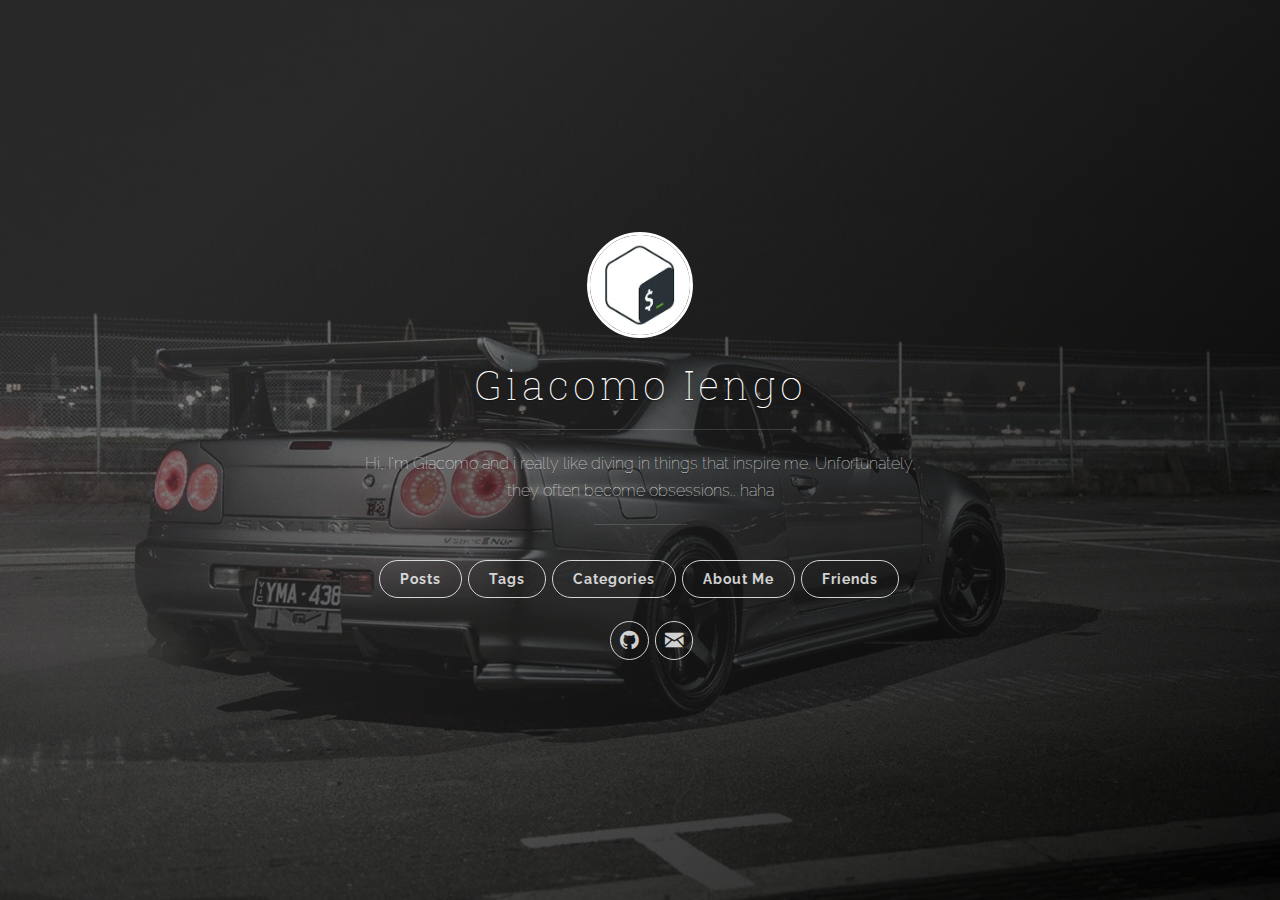
<file: index.html>
<!DOCTYPE html>
<html>
  <head>
  <meta charset="utf-8">
  <meta name="viewport" content="width=device-width initial-scale=1" />
  <meta http-equiv="X-UA-Compatible" content="IE=edge">
  
  <meta name="robots" content="noindex">
  

  <title>Giacomo Iengo</title>
  <meta name="description" content="Hi, I'm Giacomo and i really like diving in things that inspire me. Unfortunately, they often become obsessions.. haha">
  <meta name="author" content="Giacomo Iengo">
  <meta name="HandheldFriendly" content="True">
  <meta name="MobileOptimized" content="320">
  <meta name="apple-mobile-web-app-capable" content="yes">
  <meta name="apple-mobile-web-app-status-bar-style" content="black-translucent">
  <meta name="viewport" content="width=device-width, initial-scale=1, maximum-scale=1">

  <meta name="twitter:card" content="summary">
  <meta name="twitter:title" content="Giacomo Iengo">
  <meta name="twitter:description" content="Hi, I'm Giacomo and i really like diving in things that inspire me. Unfortunately, they often become obsessions.. haha">
  
  <meta name="twitter:image" content="/images/favicons/favicon-194x194.png" />

  <meta property="og:type" content="article">
  <meta property="og:title" content="Giacomo Iengo">
  <meta property="og:description" content="Hi, I'm Giacomo and i really like diving in things that inspire me. Unfortunately, they often become obsessions.. haha">
  <meta property="og:image" content="/images/favicons/favicon-194x194.png" />

  <link rel="apple-touch-icon" sizes="57x57" href="/images/favicons/apple-touch-icon-57x57.png">
  <link rel="apple-touch-icon" sizes="60x60" href="/images/favicons/apple-touch-icon-60x60.png">
  <link rel="apple-touch-icon" sizes="72x72" href="/images/favicons/apple-touch-icon-72x72.png">
  <link rel="apple-touch-icon" sizes="76x76" href="/images/favicons/apple-touch-icon-76x76.png">
  <link rel="apple-touch-icon" sizes="114x114" href="/images/favicons/apple-touch-icon-114x114.png">
  <link rel="apple-touch-icon" sizes="120x120" href="/images/favicons/apple-touch-icon-120x120.png">
  <link rel="apple-touch-icon" sizes="144x144" href="/images/favicons/apple-touch-icon-144x144.png">
  <link rel="apple-touch-icon" sizes="152x152" href="/images/favicons/apple-touch-icon-152x152.png">
  <link rel="apple-touch-icon" sizes="180x180" href="/images/favicons/apple-touch-icon-180x180.png">
  <link rel="icon" type="image/png" href="/images/favicons/favicon-32x32.png" sizes="32x32">
  <link rel="icon" type="image/png" href="/images/favicons/favicon-194x194.png" sizes="194x194">
  <link rel="icon" type="image/png" href="/images/favicons/favicon-96x96.png" sizes="96x96">
  <link rel="icon" type="image/png" href="/images/favicons/android-chrome-192x192.png" sizes="192x192">
  <link rel="icon" type="image/png" href="/images/favicons/favicon-16x16.png" sizes="16x16">
  <link rel="manifest" href="/images/favicons/manifest.json">
  <link rel="shortcut icon" href="/images/favicons/favicon.ico">
  <meta name="msapplication-TileColor" content="#ffc40d">
  <meta name="msapplication-TileImage" content="/images/favicons/mstile-144x144.png">
  <meta name="theme-color" content="#ffffff">
  
  <link rel="stylesheet" href="/css/main.css?1588514820211785189">
  <link rel="canonical" href="http://0.0.0.0:4000/">
  <link rel="alternate" type="application/rss+xml" title="Giacomo Iengo" href="/feed.xml">
</head>


  <body>
    <span class="mobile btn-mobile-menu">
  <i class="icon icon-list btn-mobile-menu__icon"></i>
  <i class="icon icon-x-circle btn-mobile-close__icon hidden"></i>
</span>

<header class="panel-cover" style="background-image: url(/images/cover.jpg)">
  <div class="panel-main">

    <div class="panel-main__inner panel-inverted">
    <div class="panel-main__content">
        <a href="/" title="link to home of Giacomo Iengo">
          <img src="/images/profile.jpg" class="user-image" alt="My Profile Photo">
          <h1 class="panel-cover__title panel-title">Giacomo Iengo</h1>
        </a>
        <hr class="panel-cover__divider">
        <p class="panel-cover__description">Hi, I'm Giacomo and i really like diving in things that inspire me. Unfortunately, they often become obsessions.. haha</p>
        <hr class="panel-cover__divider panel-cover__divider--secondary">

        <div class="navigation-wrapper">

          <nav class="cover-navigation cover-navigation--primary">
            <ul class="navigation">
              <li class="navigation__item"><a href="/#posts" title="link to Giacomo Iengo blog" class="blog-button">Posts</a></li>
              <li class="navigation__item"><a href="/tags" title="link to Giacomo Iengo blog" class="blog-button">Tags</a></li>
              <li class="navigation__item"><a href="/categories" title="link to Giacomo Iengo blog" class="blog-button">Categories</a></li>
              <li class="navigation__item"><a href="/about" title="link to Giacomo Iengo blog" class="blog-button">About Me</a></li>
              <li class="navigation__item"><a href="/friends" title="link to Giacomo Iengo blog" class="blog-button">Friends</a></li>
            </ul>
          </nav>
			<br>
          <nav class="cover-navigation navigation--social">
            <ul class="navigation">

            

            

            

            
              <!-- GitHub -->
              <li class="navigation__item">
                <a href="https://www.github.com/giacomoiengo" title="giacomoiengo on GitHub" target="_blank">
                  <i class="icon icon-social-github"></i>
                  <span class="label">GitHub</span>
                </a>
              </li>
            

            
              <!-- Email -->
              <li class="navigation__item">
                <a href="mailto:g.iengo@protonmail.com" title="Email g.iengo@protonmail.com" target="_blank">
                  <i class="icon icon-mail"></i>
                  <span class="label">Email</span>
                </a>
              </li>
            

            <!-- RSS -->
            <!--
			<li class="navigation__item">
              <a href="/feed.xml" title="Subscribe" target="_blank">
                <i class="icon icon-rss"></i>
                <span class="label">RSS</span>
              </a>
            </li>
			-->
            </ul>
          </nav>

        </div>

      </div>

    </div>

    <div class="panel-cover--overlay"></div>
  </div>
</header>


    <div class="content-wrapper">
      <div class="content-wrapper__inner">
        <div class="main-post-list">

  <ol class="post-list">
    
      <li>
        <h2 class="post-list__post-title post-title"><a href="/2020/gtaimg-usage/" title="GtaImg Usage">GtaImg Usage</a></h2>
        <!--<p class="excerpt">&hellip;</p>-->
        <div class="post-list__meta">
            <time datetime="2020-05-02 00:00" class="post-list__meta--date date">2 May 2020</time>
			<br>
            
            &#8226; <span class="post-meta__tags">Category: <a href="/categories/#Usage">Usage</a></span>
            
			<br>
            
            &#8226; <span class="post-meta__tags">Tags: <a href="/tags/#Games">Games</a>, <a href="/tags/#Coding">Coding</a></span>
            
        </div>
        <hr class="post-list__divider">
      </li>
    
      <li>
        <h2 class="post-list__post-title post-title"><a href="/2020/dont-break-me/" title="Don't break me">Don't break me</a></h2>
        <!--<p class="excerpt">&hellip;</p>-->
        <div class="post-list__meta">
            <time datetime="2020-04-11 00:00" class="post-list__meta--date date">11 Apr 2020</time>
			<br>
            
            &#8226; <span class="post-meta__tags">Category: <a href="/categories/#Writeups">Writeups</a></span>
            
			<br>
            
            &#8226; <span class="post-meta__tags">Tags: <a href="/tags/#Reversing">Reversing</a>, <a href="/tags/#Ctf">Ctf</a></span>
            
        </div>
        <hr class="post-list__divider">
      </li>
    
  </ol>

  <hr class="post-list__divider ">

  

</div>

      </div>

      <footer class="footer">
  <span class="footer__copyright">&copy; 2020 Giacomo Iengo. All rights reserved.</span>
</footer>

<script type="text/javascript" src="https://ajax.googleapis.com/ajax/libs/jquery/3.3.1/jquery.min.js"></script>
<script type="text/javascript" src="/js/main.js?1588514820211785189"></script>


    </div>
  </body>
</html>
</file>
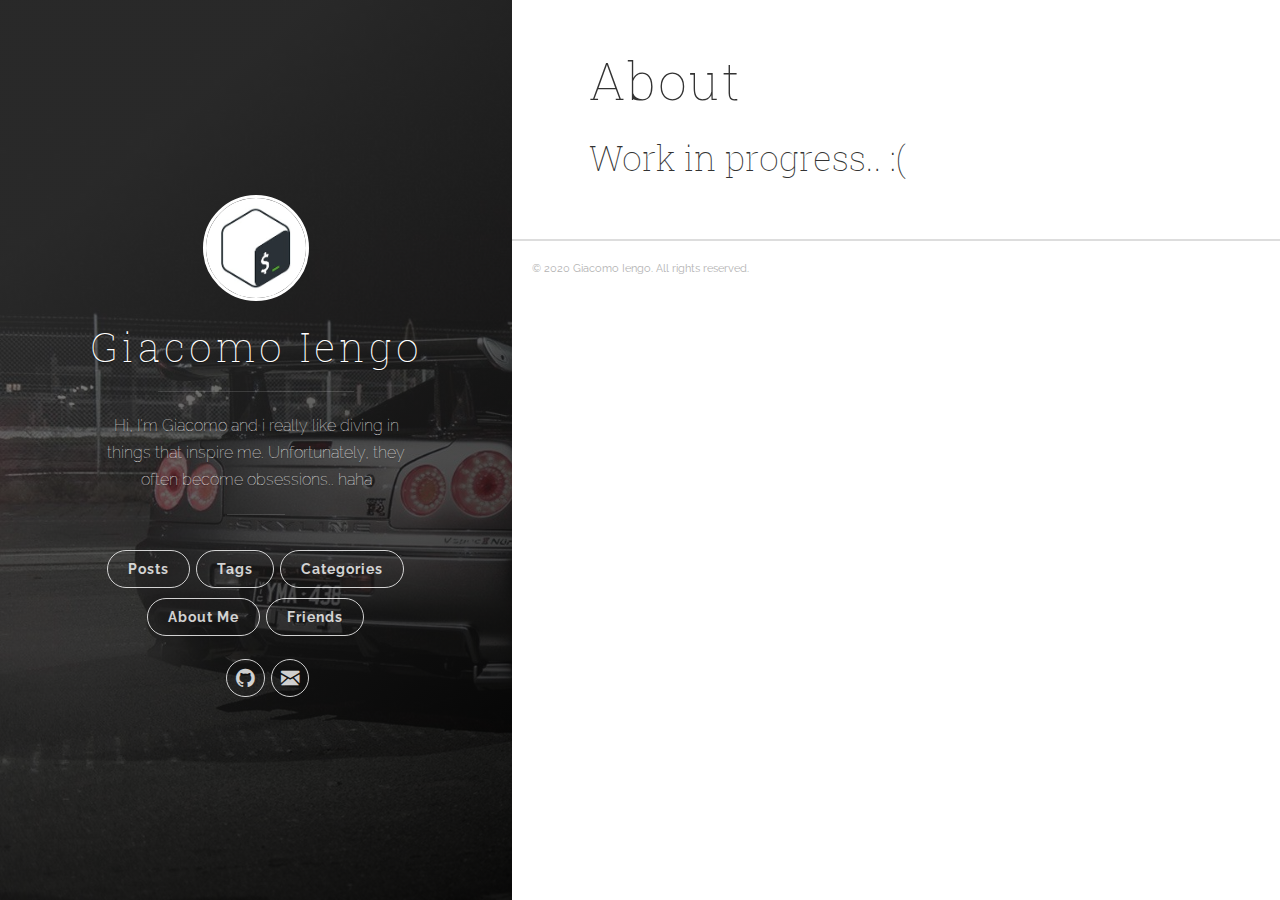
<file: about/index.html>
<!DOCTYPE html>
<html>
  <head>
  <meta charset="utf-8">
  <meta name="viewport" content="width=device-width initial-scale=1" />
  <meta http-equiv="X-UA-Compatible" content="IE=edge">
  
  <meta name="robots" content="noindex">
  

  <title>About</title>
  <meta name="description" content="Hi, I'm Giacomo and i really like diving in things that inspire me. Unfortunately, they often become obsessions.. haha">
  <meta name="author" content="Giacomo Iengo">
  <meta name="HandheldFriendly" content="True">
  <meta name="MobileOptimized" content="320">
  <meta name="apple-mobile-web-app-capable" content="yes">
  <meta name="apple-mobile-web-app-status-bar-style" content="black-translucent">
  <meta name="viewport" content="width=device-width, initial-scale=1, maximum-scale=1">

  <meta name="twitter:card" content="summary">
  <meta name="twitter:title" content="About">
  <meta name="twitter:description" content="Hi, I'm Giacomo and i really like diving in things that inspire me. Unfortunately, they often become obsessions.. haha">
  
  <meta name="twitter:image" content="/images/favicons/favicon-194x194.png" />

  <meta property="og:type" content="article">
  <meta property="og:title" content="About">
  <meta property="og:description" content="Hi, I'm Giacomo and i really like diving in things that inspire me. Unfortunately, they often become obsessions.. haha">
  <meta property="og:image" content="/images/favicons/favicon-194x194.png" />

  <link rel="apple-touch-icon" sizes="57x57" href="/images/favicons/apple-touch-icon-57x57.png">
  <link rel="apple-touch-icon" sizes="60x60" href="/images/favicons/apple-touch-icon-60x60.png">
  <link rel="apple-touch-icon" sizes="72x72" href="/images/favicons/apple-touch-icon-72x72.png">
  <link rel="apple-touch-icon" sizes="76x76" href="/images/favicons/apple-touch-icon-76x76.png">
  <link rel="apple-touch-icon" sizes="114x114" href="/images/favicons/apple-touch-icon-114x114.png">
  <link rel="apple-touch-icon" sizes="120x120" href="/images/favicons/apple-touch-icon-120x120.png">
  <link rel="apple-touch-icon" sizes="144x144" href="/images/favicons/apple-touch-icon-144x144.png">
  <link rel="apple-touch-icon" sizes="152x152" href="/images/favicons/apple-touch-icon-152x152.png">
  <link rel="apple-touch-icon" sizes="180x180" href="/images/favicons/apple-touch-icon-180x180.png">
  <link rel="icon" type="image/png" href="/images/favicons/favicon-32x32.png" sizes="32x32">
  <link rel="icon" type="image/png" href="/images/favicons/favicon-194x194.png" sizes="194x194">
  <link rel="icon" type="image/png" href="/images/favicons/favicon-96x96.png" sizes="96x96">
  <link rel="icon" type="image/png" href="/images/favicons/android-chrome-192x192.png" sizes="192x192">
  <link rel="icon" type="image/png" href="/images/favicons/favicon-16x16.png" sizes="16x16">
  <link rel="manifest" href="/images/favicons/manifest.json">
  <link rel="shortcut icon" href="/images/favicons/favicon.ico">
  <meta name="msapplication-TileColor" content="#ffc40d">
  <meta name="msapplication-TileImage" content="/images/favicons/mstile-144x144.png">
  <meta name="theme-color" content="#ffffff">
  
  <link rel="stylesheet" href="/css/main.css?1588514820211785189">
  <link rel="canonical" href="http://0.0.0.0:4000/about/">
  <link rel="alternate" type="application/rss+xml" title="Giacomo Iengo" href="/feed.xml">
</head>


  <body>
    <span class="mobile btn-mobile-menu">
  <i class="icon icon-list btn-mobile-menu__icon"></i>
  <i class="icon icon-x-circle btn-mobile-close__icon hidden"></i>
</span>

<header class="panel-cover" style="background-image: url(/images/cover.jpg)">
  <div class="panel-main">

    <div class="panel-main__inner panel-inverted">
    <div class="panel-main__content">
        <a href="/" title="link to home of Giacomo Iengo">
          <img src="/images/profile.jpg" class="user-image" alt="My Profile Photo">
          <h1 class="panel-cover__title panel-title">Giacomo Iengo</h1>
        </a>
        <hr class="panel-cover__divider">
        <p class="panel-cover__description">Hi, I'm Giacomo and i really like diving in things that inspire me. Unfortunately, they often become obsessions.. haha</p>
        <hr class="panel-cover__divider panel-cover__divider--secondary">

        <div class="navigation-wrapper">

          <nav class="cover-navigation cover-navigation--primary">
            <ul class="navigation">
              <li class="navigation__item"><a href="/#posts" title="link to Giacomo Iengo blog" class="blog-button">Posts</a></li>
              <li class="navigation__item"><a href="/tags" title="link to Giacomo Iengo blog" class="blog-button">Tags</a></li>
              <li class="navigation__item"><a href="/categories" title="link to Giacomo Iengo blog" class="blog-button">Categories</a></li>
              <li class="navigation__item"><a href="/about" title="link to Giacomo Iengo blog" class="blog-button">About Me</a></li>
              <li class="navigation__item"><a href="/friends" title="link to Giacomo Iengo blog" class="blog-button">Friends</a></li>
            </ul>
          </nav>
			<br>
          <nav class="cover-navigation navigation--social">
            <ul class="navigation">

            

            

            

            
              <!-- GitHub -->
              <li class="navigation__item">
                <a href="https://www.github.com/giacomoiengo" title="giacomoiengo on GitHub" target="_blank">
                  <i class="icon icon-social-github"></i>
                  <span class="label">GitHub</span>
                </a>
              </li>
            

            
              <!-- Email -->
              <li class="navigation__item">
                <a href="mailto:g.iengo@protonmail.com" title="Email g.iengo@protonmail.com" target="_blank">
                  <i class="icon icon-mail"></i>
                  <span class="label">Email</span>
                </a>
              </li>
            

            <!-- RSS -->
            <!--
			<li class="navigation__item">
              <a href="/feed.xml" title="Subscribe" target="_blank">
                <i class="icon icon-rss"></i>
                <span class="label">RSS</span>
              </a>
            </li>
			-->
            </ul>
          </nav>

        </div>

      </div>

    </div>

    <div class="panel-cover--overlay"></div>
  </div>
</header>


    <div class="content-wrapper">
      <div class="content-wrapper__inner">
        <article class="post-container post-container--single">

  <header class="post-header">
    <h1 class="post-title">About</h1>
  </header>

  <section class="post">
    <h2>Work in progress.. :(</h2>

  </section>

</article>

      </div>

      <footer class="footer">
  <span class="footer__copyright">&copy; 2020 Giacomo Iengo. All rights reserved.</span>
</footer>

<script type="text/javascript" src="https://ajax.googleapis.com/ajax/libs/jquery/3.3.1/jquery.min.js"></script>
<script type="text/javascript" src="/js/main.js?1588514820211785189"></script>


    </div>
  </body>
</html>
</file>
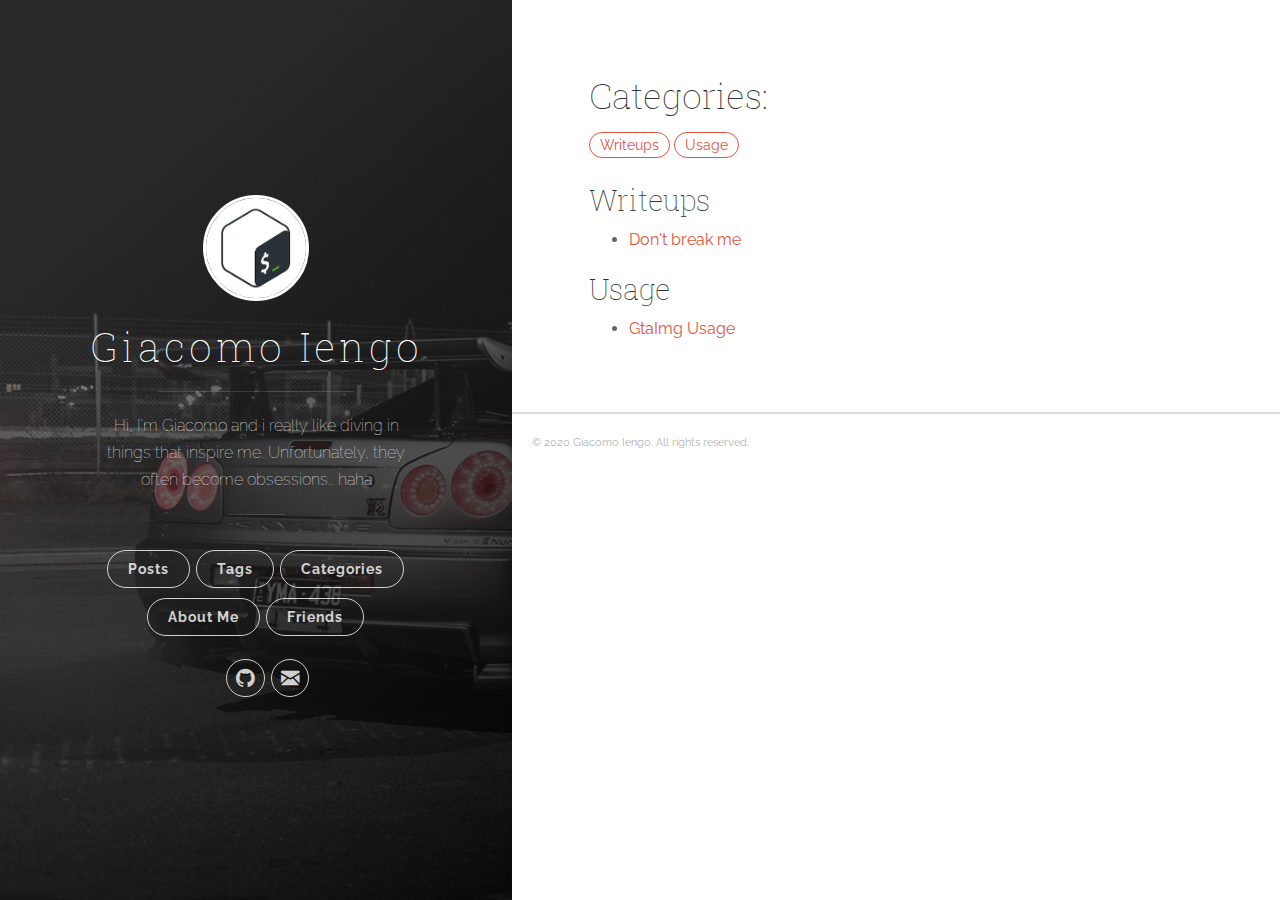
<file: categories/index.html>
<!DOCTYPE html>
<html>
  <head>
  <meta charset="utf-8">
  <meta name="viewport" content="width=device-width initial-scale=1" />
  <meta http-equiv="X-UA-Compatible" content="IE=edge">
  
  <meta name="robots" content="noindex">
  

  <title>Categories</title>
  <meta name="description" content="Hi, I'm Giacomo and i really like diving in things that inspire me. Unfortunately, they often become obsessions.. haha">
  <meta name="author" content="Giacomo Iengo">
  <meta name="HandheldFriendly" content="True">
  <meta name="MobileOptimized" content="320">
  <meta name="apple-mobile-web-app-capable" content="yes">
  <meta name="apple-mobile-web-app-status-bar-style" content="black-translucent">
  <meta name="viewport" content="width=device-width, initial-scale=1, maximum-scale=1">

  <meta name="twitter:card" content="summary">
  <meta name="twitter:title" content="Categories">
  <meta name="twitter:description" content="Hi, I'm Giacomo and i really like diving in things that inspire me. Unfortunately, they often become obsessions.. haha">
  
  <meta name="twitter:image" content="/images/favicons/favicon-194x194.png" />

  <meta property="og:type" content="article">
  <meta property="og:title" content="Categories">
  <meta property="og:description" content="Hi, I'm Giacomo and i really like diving in things that inspire me. Unfortunately, they often become obsessions.. haha">
  <meta property="og:image" content="/images/favicons/favicon-194x194.png" />

  <link rel="apple-touch-icon" sizes="57x57" href="/images/favicons/apple-touch-icon-57x57.png">
  <link rel="apple-touch-icon" sizes="60x60" href="/images/favicons/apple-touch-icon-60x60.png">
  <link rel="apple-touch-icon" sizes="72x72" href="/images/favicons/apple-touch-icon-72x72.png">
  <link rel="apple-touch-icon" sizes="76x76" href="/images/favicons/apple-touch-icon-76x76.png">
  <link rel="apple-touch-icon" sizes="114x114" href="/images/favicons/apple-touch-icon-114x114.png">
  <link rel="apple-touch-icon" sizes="120x120" href="/images/favicons/apple-touch-icon-120x120.png">
  <link rel="apple-touch-icon" sizes="144x144" href="/images/favicons/apple-touch-icon-144x144.png">
  <link rel="apple-touch-icon" sizes="152x152" href="/images/favicons/apple-touch-icon-152x152.png">
  <link rel="apple-touch-icon" sizes="180x180" href="/images/favicons/apple-touch-icon-180x180.png">
  <link rel="icon" type="image/png" href="/images/favicons/favicon-32x32.png" sizes="32x32">
  <link rel="icon" type="image/png" href="/images/favicons/favicon-194x194.png" sizes="194x194">
  <link rel="icon" type="image/png" href="/images/favicons/favicon-96x96.png" sizes="96x96">
  <link rel="icon" type="image/png" href="/images/favicons/android-chrome-192x192.png" sizes="192x192">
  <link rel="icon" type="image/png" href="/images/favicons/favicon-16x16.png" sizes="16x16">
  <link rel="manifest" href="/images/favicons/manifest.json">
  <link rel="shortcut icon" href="/images/favicons/favicon.ico">
  <meta name="msapplication-TileColor" content="#ffc40d">
  <meta name="msapplication-TileImage" content="/images/favicons/mstile-144x144.png">
  <meta name="theme-color" content="#ffffff">
  
  <link rel="stylesheet" href="/css/main.css?1588514820211785189">
  <link rel="canonical" href="http://0.0.0.0:4000/categories/">
  <link rel="alternate" type="application/rss+xml" title="Giacomo Iengo" href="/feed.xml">
</head>


  <body>
    <span class="mobile btn-mobile-menu">
  <i class="icon icon-list btn-mobile-menu__icon"></i>
  <i class="icon icon-x-circle btn-mobile-close__icon hidden"></i>
</span>

<header class="panel-cover" style="background-image: url(/images/cover.jpg)">
  <div class="panel-main">

    <div class="panel-main__inner panel-inverted">
    <div class="panel-main__content">
        <a href="/" title="link to home of Giacomo Iengo">
          <img src="/images/profile.jpg" class="user-image" alt="My Profile Photo">
          <h1 class="panel-cover__title panel-title">Giacomo Iengo</h1>
        </a>
        <hr class="panel-cover__divider">
        <p class="panel-cover__description">Hi, I'm Giacomo and i really like diving in things that inspire me. Unfortunately, they often become obsessions.. haha</p>
        <hr class="panel-cover__divider panel-cover__divider--secondary">

        <div class="navigation-wrapper">

          <nav class="cover-navigation cover-navigation--primary">
            <ul class="navigation">
              <li class="navigation__item"><a href="/#posts" title="link to Giacomo Iengo blog" class="blog-button">Posts</a></li>
              <li class="navigation__item"><a href="/tags" title="link to Giacomo Iengo blog" class="blog-button">Tags</a></li>
              <li class="navigation__item"><a href="/categories" title="link to Giacomo Iengo blog" class="blog-button">Categories</a></li>
              <li class="navigation__item"><a href="/about" title="link to Giacomo Iengo blog" class="blog-button">About Me</a></li>
              <li class="navigation__item"><a href="/friends" title="link to Giacomo Iengo blog" class="blog-button">Friends</a></li>
            </ul>
          </nav>
			<br>
          <nav class="cover-navigation navigation--social">
            <ul class="navigation">

            

            

            

            
              <!-- GitHub -->
              <li class="navigation__item">
                <a href="https://www.github.com/giacomoiengo" title="giacomoiengo on GitHub" target="_blank">
                  <i class="icon icon-social-github"></i>
                  <span class="label">GitHub</span>
                </a>
              </li>
            

            
              <!-- Email -->
              <li class="navigation__item">
                <a href="mailto:g.iengo@protonmail.com" title="Email g.iengo@protonmail.com" target="_blank">
                  <i class="icon icon-mail"></i>
                  <span class="label">Email</span>
                </a>
              </li>
            

            <!-- RSS -->
            <!--
			<li class="navigation__item">
              <a href="/feed.xml" title="Subscribe" target="_blank">
                <i class="icon icon-rss"></i>
                <span class="label">RSS</span>
              </a>
            </li>
			-->
            </ul>
          </nav>

        </div>

      </div>

    </div>

    <div class="panel-cover--overlay"></div>
  </div>
</header>


    <div class="content-wrapper">
      <div class="content-wrapper__inner">
        <h2>Categories:</h2>
<div class="categories"> 
 
  <a href="#Writeups">Writeups</a>
 
  <a href="#Usage">Usage</a>

</div>

<!-- iterate through all categories on the site --> 
 
  <!-- for each tag, create an anchor by using the tag name as an id --> 
  <div id="Writeups">  
    <h3> Writeups </h3>  <!-- for create a heading --> 

    <ul> <!-- create the list of posts -->
      <!-- iterate through all the posts on the site --> 
       
        <!-- list only those which contain the current tag --> 
        
       
        <!-- list only those which contain the current tag --> 
         
            <li>
              <a href="/2020/dont-break-me/">Don't break me</a>
            </li>
        
      
    </ul>
  </div>
 
  <!-- for each tag, create an anchor by using the tag name as an id --> 
  <div id="Usage">  
    <h3> Usage </h3>  <!-- for create a heading --> 

    <ul> <!-- create the list of posts -->
      <!-- iterate through all the posts on the site --> 
       
        <!-- list only those which contain the current tag --> 
         
            <li>
              <a href="/2020/gtaimg-usage/">GtaImg Usage</a>
            </li>
        
       
        <!-- list only those which contain the current tag --> 
        
      
    </ul>
  </div>

      </div>

      <footer class="footer">
  <span class="footer__copyright">&copy; 2020 Giacomo Iengo. All rights reserved.</span>
</footer>

<script type="text/javascript" src="https://ajax.googleapis.com/ajax/libs/jquery/3.3.1/jquery.min.js"></script>
<script type="text/javascript" src="/js/main.js?1588514820211785189"></script>


    </div>
  </body>
</html>
</file>
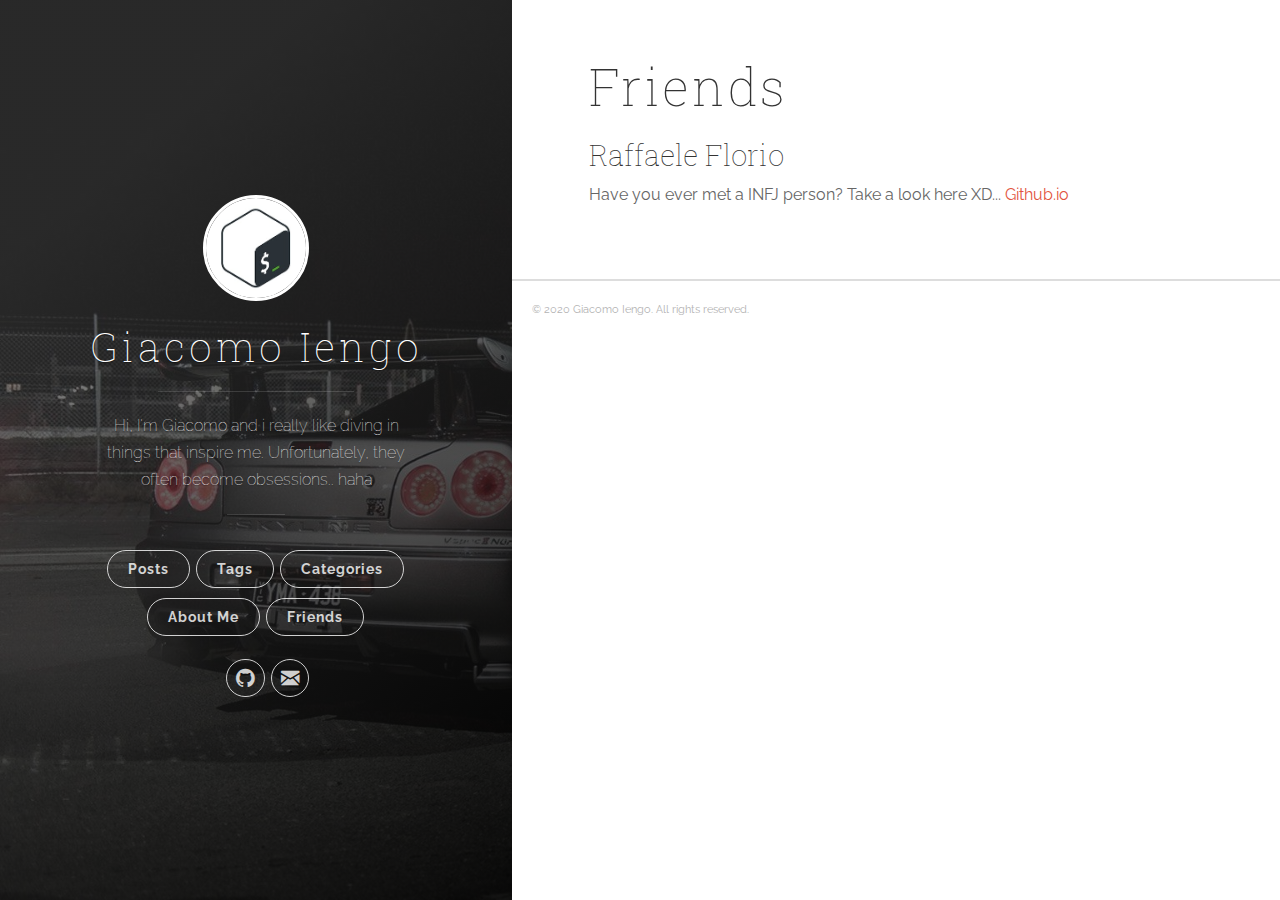
<file: friends/index.html>
<!DOCTYPE html>
<html>
  <head>
  <meta charset="utf-8">
  <meta name="viewport" content="width=device-width initial-scale=1" />
  <meta http-equiv="X-UA-Compatible" content="IE=edge">
  
  <meta name="robots" content="noindex">
  

  <title>Friends</title>
  <meta name="description" content="Hi, I'm Giacomo and i really like diving in things that inspire me. Unfortunately, they often become obsessions.. haha">
  <meta name="author" content="Giacomo Iengo">
  <meta name="HandheldFriendly" content="True">
  <meta name="MobileOptimized" content="320">
  <meta name="apple-mobile-web-app-capable" content="yes">
  <meta name="apple-mobile-web-app-status-bar-style" content="black-translucent">
  <meta name="viewport" content="width=device-width, initial-scale=1, maximum-scale=1">

  <meta name="twitter:card" content="summary">
  <meta name="twitter:title" content="Friends">
  <meta name="twitter:description" content="Hi, I'm Giacomo and i really like diving in things that inspire me. Unfortunately, they often become obsessions.. haha">
  
  <meta name="twitter:image" content="/images/favicons/favicon-194x194.png" />

  <meta property="og:type" content="article">
  <meta property="og:title" content="Friends">
  <meta property="og:description" content="Hi, I'm Giacomo and i really like diving in things that inspire me. Unfortunately, they often become obsessions.. haha">
  <meta property="og:image" content="/images/favicons/favicon-194x194.png" />

  <link rel="apple-touch-icon" sizes="57x57" href="/images/favicons/apple-touch-icon-57x57.png">
  <link rel="apple-touch-icon" sizes="60x60" href="/images/favicons/apple-touch-icon-60x60.png">
  <link rel="apple-touch-icon" sizes="72x72" href="/images/favicons/apple-touch-icon-72x72.png">
  <link rel="apple-touch-icon" sizes="76x76" href="/images/favicons/apple-touch-icon-76x76.png">
  <link rel="apple-touch-icon" sizes="114x114" href="/images/favicons/apple-touch-icon-114x114.png">
  <link rel="apple-touch-icon" sizes="120x120" href="/images/favicons/apple-touch-icon-120x120.png">
  <link rel="apple-touch-icon" sizes="144x144" href="/images/favicons/apple-touch-icon-144x144.png">
  <link rel="apple-touch-icon" sizes="152x152" href="/images/favicons/apple-touch-icon-152x152.png">
  <link rel="apple-touch-icon" sizes="180x180" href="/images/favicons/apple-touch-icon-180x180.png">
  <link rel="icon" type="image/png" href="/images/favicons/favicon-32x32.png" sizes="32x32">
  <link rel="icon" type="image/png" href="/images/favicons/favicon-194x194.png" sizes="194x194">
  <link rel="icon" type="image/png" href="/images/favicons/favicon-96x96.png" sizes="96x96">
  <link rel="icon" type="image/png" href="/images/favicons/android-chrome-192x192.png" sizes="192x192">
  <link rel="icon" type="image/png" href="/images/favicons/favicon-16x16.png" sizes="16x16">
  <link rel="manifest" href="/images/favicons/manifest.json">
  <link rel="shortcut icon" href="/images/favicons/favicon.ico">
  <meta name="msapplication-TileColor" content="#ffc40d">
  <meta name="msapplication-TileImage" content="/images/favicons/mstile-144x144.png">
  <meta name="theme-color" content="#ffffff">
  
  <link rel="stylesheet" href="/css/main.css?1588514820211785189">
  <link rel="canonical" href="http://0.0.0.0:4000/friends/">
  <link rel="alternate" type="application/rss+xml" title="Giacomo Iengo" href="/feed.xml">
</head>


  <body>
    <span class="mobile btn-mobile-menu">
  <i class="icon icon-list btn-mobile-menu__icon"></i>
  <i class="icon icon-x-circle btn-mobile-close__icon hidden"></i>
</span>

<header class="panel-cover" style="background-image: url(/images/cover.jpg)">
  <div class="panel-main">

    <div class="panel-main__inner panel-inverted">
    <div class="panel-main__content">
        <a href="/" title="link to home of Giacomo Iengo">
          <img src="/images/profile.jpg" class="user-image" alt="My Profile Photo">
          <h1 class="panel-cover__title panel-title">Giacomo Iengo</h1>
        </a>
        <hr class="panel-cover__divider">
        <p class="panel-cover__description">Hi, I'm Giacomo and i really like diving in things that inspire me. Unfortunately, they often become obsessions.. haha</p>
        <hr class="panel-cover__divider panel-cover__divider--secondary">

        <div class="navigation-wrapper">

          <nav class="cover-navigation cover-navigation--primary">
            <ul class="navigation">
              <li class="navigation__item"><a href="/#posts" title="link to Giacomo Iengo blog" class="blog-button">Posts</a></li>
              <li class="navigation__item"><a href="/tags" title="link to Giacomo Iengo blog" class="blog-button">Tags</a></li>
              <li class="navigation__item"><a href="/categories" title="link to Giacomo Iengo blog" class="blog-button">Categories</a></li>
              <li class="navigation__item"><a href="/about" title="link to Giacomo Iengo blog" class="blog-button">About Me</a></li>
              <li class="navigation__item"><a href="/friends" title="link to Giacomo Iengo blog" class="blog-button">Friends</a></li>
            </ul>
          </nav>
			<br>
          <nav class="cover-navigation navigation--social">
            <ul class="navigation">

            

            

            

            
              <!-- GitHub -->
              <li class="navigation__item">
                <a href="https://www.github.com/giacomoiengo" title="giacomoiengo on GitHub" target="_blank">
                  <i class="icon icon-social-github"></i>
                  <span class="label">GitHub</span>
                </a>
              </li>
            

            
              <!-- Email -->
              <li class="navigation__item">
                <a href="mailto:g.iengo@protonmail.com" title="Email g.iengo@protonmail.com" target="_blank">
                  <i class="icon icon-mail"></i>
                  <span class="label">Email</span>
                </a>
              </li>
            

            <!-- RSS -->
            <!--
			<li class="navigation__item">
              <a href="/feed.xml" title="Subscribe" target="_blank">
                <i class="icon icon-rss"></i>
                <span class="label">RSS</span>
              </a>
            </li>
			-->
            </ul>
          </nav>

        </div>

      </div>

    </div>

    <div class="panel-cover--overlay"></div>
  </div>
</header>


    <div class="content-wrapper">
      <div class="content-wrapper__inner">
        <article class="post-container post-container--single">
  <header class="post-header">
    <div class="post-meta">
    </div>
    <h1 class="post-title">Friends</h1>
  </header>

  <section class="post">
	<div>
		<h3>Raffaele Florio</h3>
		<p>Have you ever met a INFJ person? Take a look here XD...   <a href="https://raffaeleflorio.github.io/">Github.io</a></p>
	</div>	
  </section>
</article>

      </div>

      <footer class="footer">
  <span class="footer__copyright">&copy; 2020 Giacomo Iengo. All rights reserved.</span>
</footer>

<script type="text/javascript" src="https://ajax.googleapis.com/ajax/libs/jquery/3.3.1/jquery.min.js"></script>
<script type="text/javascript" src="/js/main.js?1588514820211785189"></script>


    </div>
  </body>
</html>
</file>
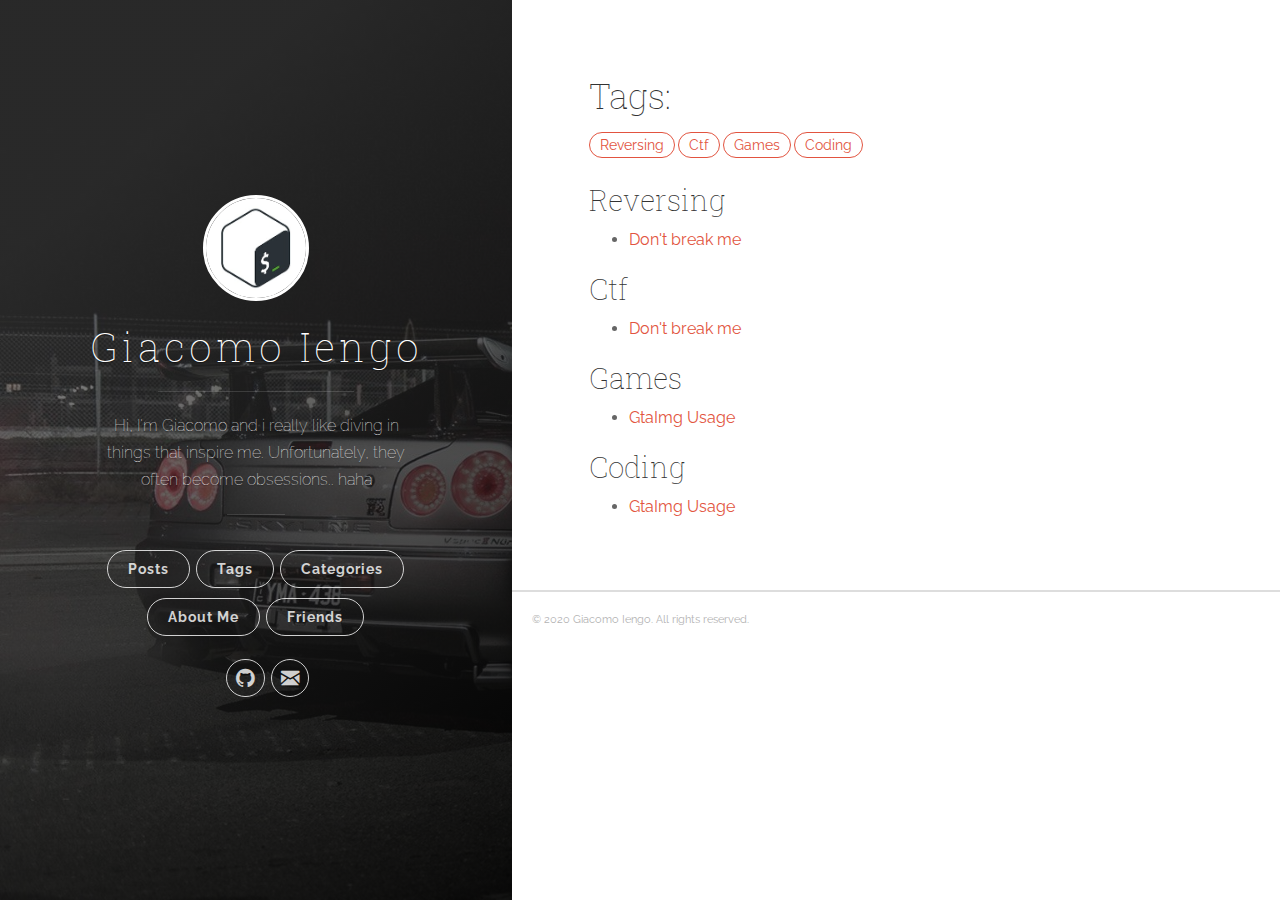
<file: tags/index.html>
<!DOCTYPE html>
<html>
  <head>
  <meta charset="utf-8">
  <meta name="viewport" content="width=device-width initial-scale=1" />
  <meta http-equiv="X-UA-Compatible" content="IE=edge">
  
  <meta name="robots" content="noindex">
  

  <title>Tags</title>
  <meta name="description" content="Hi, I'm Giacomo and i really like diving in things that inspire me. Unfortunately, they often become obsessions.. haha">
  <meta name="author" content="Giacomo Iengo">
  <meta name="HandheldFriendly" content="True">
  <meta name="MobileOptimized" content="320">
  <meta name="apple-mobile-web-app-capable" content="yes">
  <meta name="apple-mobile-web-app-status-bar-style" content="black-translucent">
  <meta name="viewport" content="width=device-width, initial-scale=1, maximum-scale=1">

  <meta name="twitter:card" content="summary">
  <meta name="twitter:title" content="Tags">
  <meta name="twitter:description" content="Hi, I'm Giacomo and i really like diving in things that inspire me. Unfortunately, they often become obsessions.. haha">
  
  <meta name="twitter:image" content="/images/favicons/favicon-194x194.png" />

  <meta property="og:type" content="article">
  <meta property="og:title" content="Tags">
  <meta property="og:description" content="Hi, I'm Giacomo and i really like diving in things that inspire me. Unfortunately, they often become obsessions.. haha">
  <meta property="og:image" content="/images/favicons/favicon-194x194.png" />

  <link rel="apple-touch-icon" sizes="57x57" href="/images/favicons/apple-touch-icon-57x57.png">
  <link rel="apple-touch-icon" sizes="60x60" href="/images/favicons/apple-touch-icon-60x60.png">
  <link rel="apple-touch-icon" sizes="72x72" href="/images/favicons/apple-touch-icon-72x72.png">
  <link rel="apple-touch-icon" sizes="76x76" href="/images/favicons/apple-touch-icon-76x76.png">
  <link rel="apple-touch-icon" sizes="114x114" href="/images/favicons/apple-touch-icon-114x114.png">
  <link rel="apple-touch-icon" sizes="120x120" href="/images/favicons/apple-touch-icon-120x120.png">
  <link rel="apple-touch-icon" sizes="144x144" href="/images/favicons/apple-touch-icon-144x144.png">
  <link rel="apple-touch-icon" sizes="152x152" href="/images/favicons/apple-touch-icon-152x152.png">
  <link rel="apple-touch-icon" sizes="180x180" href="/images/favicons/apple-touch-icon-180x180.png">
  <link rel="icon" type="image/png" href="/images/favicons/favicon-32x32.png" sizes="32x32">
  <link rel="icon" type="image/png" href="/images/favicons/favicon-194x194.png" sizes="194x194">
  <link rel="icon" type="image/png" href="/images/favicons/favicon-96x96.png" sizes="96x96">
  <link rel="icon" type="image/png" href="/images/favicons/android-chrome-192x192.png" sizes="192x192">
  <link rel="icon" type="image/png" href="/images/favicons/favicon-16x16.png" sizes="16x16">
  <link rel="manifest" href="/images/favicons/manifest.json">
  <link rel="shortcut icon" href="/images/favicons/favicon.ico">
  <meta name="msapplication-TileColor" content="#ffc40d">
  <meta name="msapplication-TileImage" content="/images/favicons/mstile-144x144.png">
  <meta name="theme-color" content="#ffffff">
  
  <link rel="stylesheet" href="/css/main.css?1588514820211785189">
  <link rel="canonical" href="http://0.0.0.0:4000/tags/">
  <link rel="alternate" type="application/rss+xml" title="Giacomo Iengo" href="/feed.xml">
</head>


  <body>
    <span class="mobile btn-mobile-menu">
  <i class="icon icon-list btn-mobile-menu__icon"></i>
  <i class="icon icon-x-circle btn-mobile-close__icon hidden"></i>
</span>

<header class="panel-cover" style="background-image: url(/images/cover.jpg)">
  <div class="panel-main">

    <div class="panel-main__inner panel-inverted">
    <div class="panel-main__content">
        <a href="/" title="link to home of Giacomo Iengo">
          <img src="/images/profile.jpg" class="user-image" alt="My Profile Photo">
          <h1 class="panel-cover__title panel-title">Giacomo Iengo</h1>
        </a>
        <hr class="panel-cover__divider">
        <p class="panel-cover__description">Hi, I'm Giacomo and i really like diving in things that inspire me. Unfortunately, they often become obsessions.. haha</p>
        <hr class="panel-cover__divider panel-cover__divider--secondary">

        <div class="navigation-wrapper">

          <nav class="cover-navigation cover-navigation--primary">
            <ul class="navigation">
              <li class="navigation__item"><a href="/#posts" title="link to Giacomo Iengo blog" class="blog-button">Posts</a></li>
              <li class="navigation__item"><a href="/tags" title="link to Giacomo Iengo blog" class="blog-button">Tags</a></li>
              <li class="navigation__item"><a href="/categories" title="link to Giacomo Iengo blog" class="blog-button">Categories</a></li>
              <li class="navigation__item"><a href="/about" title="link to Giacomo Iengo blog" class="blog-button">About Me</a></li>
              <li class="navigation__item"><a href="/friends" title="link to Giacomo Iengo blog" class="blog-button">Friends</a></li>
            </ul>
          </nav>
			<br>
          <nav class="cover-navigation navigation--social">
            <ul class="navigation">

            

            

            

            
              <!-- GitHub -->
              <li class="navigation__item">
                <a href="https://www.github.com/giacomoiengo" title="giacomoiengo on GitHub" target="_blank">
                  <i class="icon icon-social-github"></i>
                  <span class="label">GitHub</span>
                </a>
              </li>
            

            
              <!-- Email -->
              <li class="navigation__item">
                <a href="mailto:g.iengo@protonmail.com" title="Email g.iengo@protonmail.com" target="_blank">
                  <i class="icon icon-mail"></i>
                  <span class="label">Email</span>
                </a>
              </li>
            

            <!-- RSS -->
            <!--
			<li class="navigation__item">
              <a href="/feed.xml" title="Subscribe" target="_blank">
                <i class="icon icon-rss"></i>
                <span class="label">RSS</span>
              </a>
            </li>
			-->
            </ul>
          </nav>

        </div>

      </div>

    </div>

    <div class="panel-cover--overlay"></div>
  </div>
</header>


    <div class="content-wrapper">
      <div class="content-wrapper__inner">
        <h2>Tags:</h2>
<div class="tags"> 
 
  <a href="#Reversing">Reversing</a>
 
  <a href="#Ctf">Ctf</a>
 
  <a href="#Games">Games</a>
 
  <a href="#Coding">Coding</a>

</div>

<!-- iterate through all tags on the site --> 
 
  <!-- for each tag, create an anchor by using the tag name as an id --> 
  <div id="Reversing">  
    <h3> Reversing </h3>  <!-- for create a heading --> 

    <ul> <!-- create the list of posts -->
      <!-- iterate through all the posts on the site --> 
       
        <!-- list only those which contain the current tag --> 
        
       
        <!-- list only those which contain the current tag --> 
         
            <li>
              <a href="/2020/dont-break-me/">Don't break me</a>
            </li>
        
      
    </ul>
  </div>
 
  <!-- for each tag, create an anchor by using the tag name as an id --> 
  <div id="Ctf">  
    <h3> Ctf </h3>  <!-- for create a heading --> 

    <ul> <!-- create the list of posts -->
      <!-- iterate through all the posts on the site --> 
       
        <!-- list only those which contain the current tag --> 
        
       
        <!-- list only those which contain the current tag --> 
         
            <li>
              <a href="/2020/dont-break-me/">Don't break me</a>
            </li>
        
      
    </ul>
  </div>
 
  <!-- for each tag, create an anchor by using the tag name as an id --> 
  <div id="Games">  
    <h3> Games </h3>  <!-- for create a heading --> 

    <ul> <!-- create the list of posts -->
      <!-- iterate through all the posts on the site --> 
       
        <!-- list only those which contain the current tag --> 
         
            <li>
              <a href="/2020/gtaimg-usage/">GtaImg Usage</a>
            </li>
        
       
        <!-- list only those which contain the current tag --> 
        
      
    </ul>
  </div>
 
  <!-- for each tag, create an anchor by using the tag name as an id --> 
  <div id="Coding">  
    <h3> Coding </h3>  <!-- for create a heading --> 

    <ul> <!-- create the list of posts -->
      <!-- iterate through all the posts on the site --> 
       
        <!-- list only those which contain the current tag --> 
         
            <li>
              <a href="/2020/gtaimg-usage/">GtaImg Usage</a>
            </li>
        
       
        <!-- list only those which contain the current tag --> 
        
      
    </ul>
  </div>

      </div>

      <footer class="footer">
  <span class="footer__copyright">&copy; 2020 Giacomo Iengo. All rights reserved.</span>
</footer>

<script type="text/javascript" src="https://ajax.googleapis.com/ajax/libs/jquery/3.3.1/jquery.min.js"></script>
<script type="text/javascript" src="/js/main.js?1588514820211785189"></script>


    </div>
  </body>
</html>
</file>
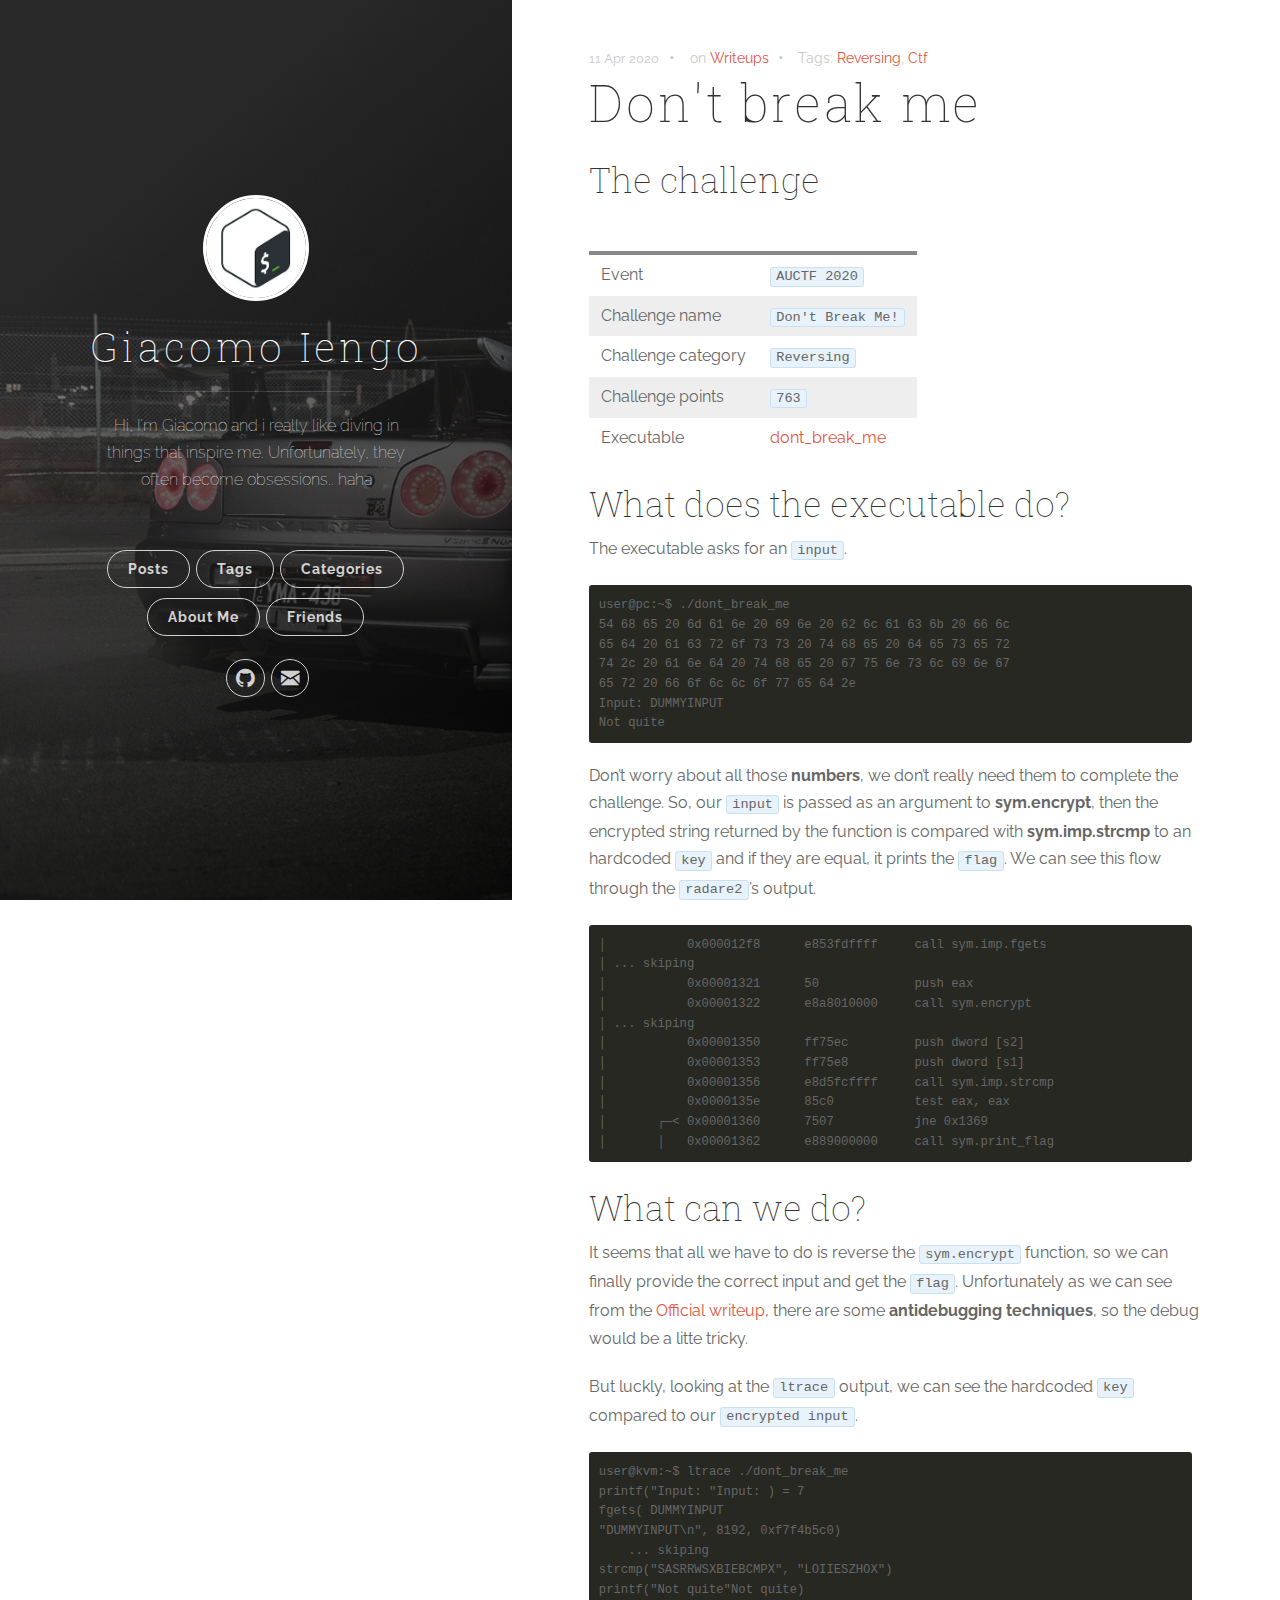
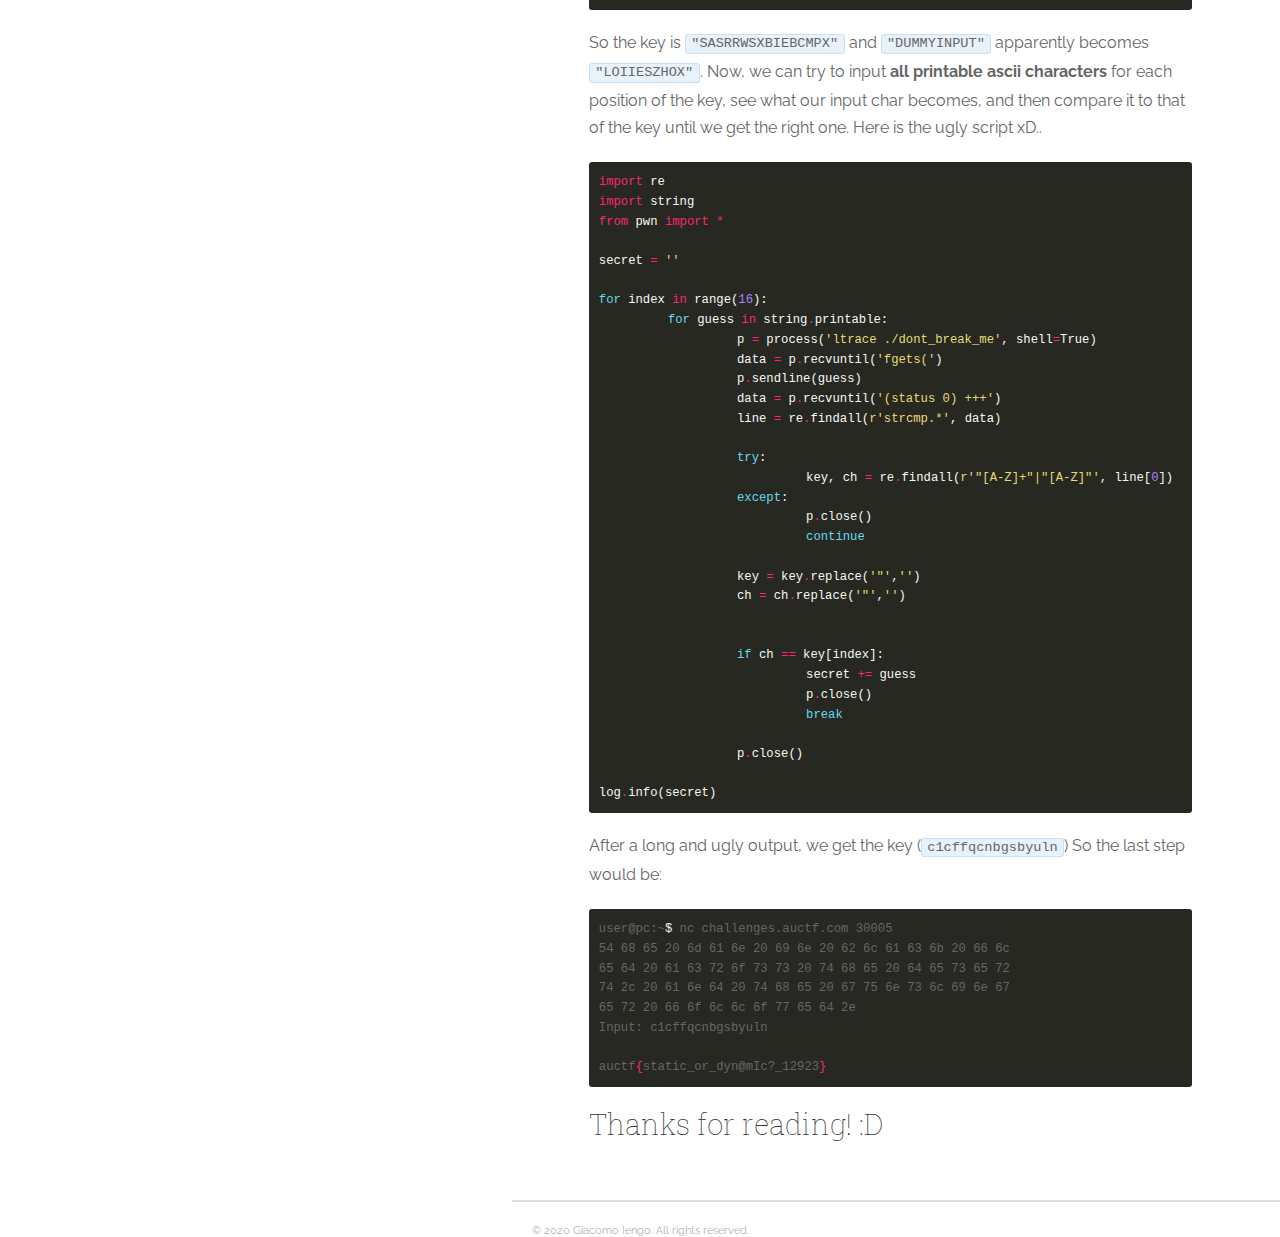
<file: 2020/dont-break-me/index.html>
<!DOCTYPE html>
<html>
  <head>
  <meta charset="utf-8">
  <meta name="viewport" content="width=device-width initial-scale=1" />
  <meta http-equiv="X-UA-Compatible" content="IE=edge">
  

  <title>Don't break me</title>
  <meta name="description" content="The challenge


  
    
       
       
    
  
  
    
      Event
      AUCTF 2020
    
    
      Challenge name
      Don't Break Me!
    
    
      Challenge category
      Reversing
    
    
      Challenge points
      763
    
    
      Executable
      dont_break_me
    
  


What does the executable do?
The executable asks for an input.

user@pc:~$ ./dont_break_me 
54 68 65 20 6d 61 6e 20 69 6e 20 62 6c 61 63 6b 20 66 6c 
65 64 20 61 63 72 6f 73 73 20 74 68 65 20 64 65 73 65 72
74 2c 20 61 6e 64 20 74 68 65 20 67 75 6e 73 6c 69 6e 67
65 72 20 66 6f 6c 6c 6f 77 65 64 2e
Input: DUMMYINPUT
Not quite

Don’t worry about all those numbers, we don’t really need them to complete the challenge.
So, our input is passed as an argument to sym.encrypt, then the encrypted string returned by the function
is compared with sym.imp.strcmp to an hardcoded key and if they are equal, it prints the flag.
We can see this flow through the radare2’s output.

│           0x000012f8      e853fdffff     call sym.imp.fgets 
│ ... skiping
│           0x00001321      50             push eax
│           0x00001322      e8a8010000     call sym.encrypt
│ ... skiping
│           0x00001350      ff75ec         push dword [s2]
│           0x00001353      ff75e8         push dword [s1]
│           0x00001356      e8d5fcffff     call sym.imp.strcmp 
│           0x0000135e      85c0           test eax, eax
│       ┌─&lt; 0x00001360      7507           jne 0x1369
│       │   0x00001362      e889000000     call sym.print_flag

What can we do?

It seems that all we have to do is reverse the sym.encrypt function, so we can finally provide the
correct input and get the flag.
Unfortunately as we can see from the Official writeup, there are some antidebugging techniques, so the debug would be a litte tricky.

But luckly, looking at the ltrace output, we can see the hardcoded key compared to our encrypted input.
user@kvm:~$ ltrace ./dont_break_me 
printf("Input: "Input: ) = 7
fgets( DUMMYINPUT
"DUMMYINPUT\n", 8192, 0xf7f4b5c0)
    ... skiping
strcmp("SASRRWSXBIEBCMPX", "LOIIESZHOX")
printf("Not quite"Not quite)

So the key is "SASRRWSXBIEBCMPX" and "DUMMYINPUT" apparently becomes "LOIIESZHOX".
Now, we can try to input all printable ascii characters for each position of the key,
see what our input char becomes, and then compare it to that of the key until we get the right one.
Here is the ugly script xD..

import re
import string
from pwn import *

secret = ''

for index in range(16):
	for guess in string.printable:
		p = process('ltrace ./dont_break_me', shell=True)
		data = p.recvuntil('fgets(')
		p.sendline(guess)
		data = p.recvuntil('(status 0) +++')
		line = re.findall(r'strcmp.*', data)

		try:
			key, ch = re.findall(r'"[A-Z]+"|"[A-Z]"', line[0])
		except:
			p.close()
			continue

		key = key.replace('"','')
		ch = ch.replace('"','')


		if ch == key[index]:
			secret += guess
			p.close()
			break			

		p.close()
		
log.info(secret)


After a long and ugly output, we get the key (c1cffqcnbgsbyuln)
So the last step would be:
user@pc:~$ nc challenges.auctf.com 30005
54 68 65 20 6d 61 6e 20 69 6e 20 62 6c 61 63 6b 20 66 6c 
65 64 20 61 63 72 6f 73 73 20 74 68 65 20 64 65 73 65 72
74 2c 20 61 6e 64 20 74 68 65 20 67 75 6e 73 6c 69 6e 67
65 72 20 66 6f 6c 6c 6f 77 65 64 2e
Input: c1cffqcnbgsbyuln

auctf{static_or_dyn@mIc?_12923}

Thanks for reading! :D

">
  <meta name="author" content="Giacomo Iengo">
  <meta name="HandheldFriendly" content="True">
  <meta name="MobileOptimized" content="320">
  <meta name="apple-mobile-web-app-capable" content="yes">
  <meta name="apple-mobile-web-app-status-bar-style" content="black-translucent">
  <meta name="viewport" content="width=device-width, initial-scale=1, maximum-scale=1">

  <meta name="twitter:card" content="summary">
  <meta name="twitter:title" content="Don't break me">
  <meta name="twitter:description" content="The challenge


  
    
       
       
    
  
  
    
      Event
      AUCTF 2020
    
    
      Challenge name
      Don't Break Me!
    
    
      Challenge category
      Reversing
    
    
      Challenge points
      763
    
    
      Executable
      dont_break_me
    
  


What does the executable do?
The executable asks for an input.

user@pc:~$ ./dont_break_me 
54 68 65 20 6d 61 6e 20 69 6e 20 62 6c 61 63 6b 20 66 6c 
65 64 20 61 63 72 6f 73 73 20 74 68 65 20 64 65 73 65 72
74 2c 20 61 6e 64 20 74 68 65 20 67 75 6e 73 6c 69 6e 67
65 72 20 66 6f 6c 6c 6f 77 65 64 2e
Input: DUMMYINPUT
Not quite

Don’t worry about all those numbers, we don’t really need them to complete the challenge.
So, our input is passed as an argument to sym.encrypt, then the encrypted string returned by the function
is compared with sym.imp.strcmp to an hardcoded key and if they are equal, it prints the flag.
We can see this flow through the radare2’s output.

│           0x000012f8      e853fdffff     call sym.imp.fgets 
│ ... skiping
│           0x00001321      50             push eax
│           0x00001322      e8a8010000     call sym.encrypt
│ ... skiping
│           0x00001350      ff75ec         push dword [s2]
│           0x00001353      ff75e8         push dword [s1]
│           0x00001356      e8d5fcffff     call sym.imp.strcmp 
│           0x0000135e      85c0           test eax, eax
│       ┌─&lt; 0x00001360      7507           jne 0x1369
│       │   0x00001362      e889000000     call sym.print_flag

What can we do?

It seems that all we have to do is reverse the sym.encrypt function, so we can finally provide the
correct input and get the flag.
Unfortunately as we can see from the Official writeup, there are some antidebugging techniques, so the debug would be a litte tricky.

But luckly, looking at the ltrace output, we can see the hardcoded key compared to our encrypted input.
user@kvm:~$ ltrace ./dont_break_me 
printf("Input: "Input: ) = 7
fgets( DUMMYINPUT
"DUMMYINPUT\n", 8192, 0xf7f4b5c0)
    ... skiping
strcmp("SASRRWSXBIEBCMPX", "LOIIESZHOX")
printf("Not quite"Not quite)

So the key is "SASRRWSXBIEBCMPX" and "DUMMYINPUT" apparently becomes "LOIIESZHOX".
Now, we can try to input all printable ascii characters for each position of the key,
see what our input char becomes, and then compare it to that of the key until we get the right one.
Here is the ugly script xD..

import re
import string
from pwn import *

secret = ''

for index in range(16):
	for guess in string.printable:
		p = process('ltrace ./dont_break_me', shell=True)
		data = p.recvuntil('fgets(')
		p.sendline(guess)
		data = p.recvuntil('(status 0) +++')
		line = re.findall(r'strcmp.*', data)

		try:
			key, ch = re.findall(r'"[A-Z]+"|"[A-Z]"', line[0])
		except:
			p.close()
			continue

		key = key.replace('"','')
		ch = ch.replace('"','')


		if ch == key[index]:
			secret += guess
			p.close()
			break			

		p.close()
		
log.info(secret)


After a long and ugly output, we get the key (c1cffqcnbgsbyuln)
So the last step would be:
user@pc:~$ nc challenges.auctf.com 30005
54 68 65 20 6d 61 6e 20 69 6e 20 62 6c 61 63 6b 20 66 6c 
65 64 20 61 63 72 6f 73 73 20 74 68 65 20 64 65 73 65 72
74 2c 20 61 6e 64 20 74 68 65 20 67 75 6e 73 6c 69 6e 67
65 72 20 66 6f 6c 6c 6f 77 65 64 2e
Input: c1cffqcnbgsbyuln

auctf{static_or_dyn@mIc?_12923}

Thanks for reading! :D

">
  
  <meta name="twitter:image" content="/images/favicons/favicon-194x194.png" />

  <meta property="og:type" content="article">
  <meta property="og:title" content="Don't break me">
  <meta property="og:description" content="The challenge


  
    
       
       
    
  
  
    
      Event
      AUCTF 2020
    
    
      Challenge name
      Don't Break Me!
    
    
      Challenge category
      Reversing
    
    
      Challenge points
      763
    
    
      Executable
      dont_break_me
    
  


What does the executable do?
The executable asks for an input.

user@pc:~$ ./dont_break_me 
54 68 65 20 6d 61 6e 20 69 6e 20 62 6c 61 63 6b 20 66 6c 
65 64 20 61 63 72 6f 73 73 20 74 68 65 20 64 65 73 65 72
74 2c 20 61 6e 64 20 74 68 65 20 67 75 6e 73 6c 69 6e 67
65 72 20 66 6f 6c 6c 6f 77 65 64 2e
Input: DUMMYINPUT
Not quite

Don’t worry about all those numbers, we don’t really need them to complete the challenge.
So, our input is passed as an argument to sym.encrypt, then the encrypted string returned by the function
is compared with sym.imp.strcmp to an hardcoded key and if they are equal, it prints the flag.
We can see this flow through the radare2’s output.

│           0x000012f8      e853fdffff     call sym.imp.fgets 
│ ... skiping
│           0x00001321      50             push eax
│           0x00001322      e8a8010000     call sym.encrypt
│ ... skiping
│           0x00001350      ff75ec         push dword [s2]
│           0x00001353      ff75e8         push dword [s1]
│           0x00001356      e8d5fcffff     call sym.imp.strcmp 
│           0x0000135e      85c0           test eax, eax
│       ┌─&lt; 0x00001360      7507           jne 0x1369
│       │   0x00001362      e889000000     call sym.print_flag

What can we do?

It seems that all we have to do is reverse the sym.encrypt function, so we can finally provide the
correct input and get the flag.
Unfortunately as we can see from the Official writeup, there are some antidebugging techniques, so the debug would be a litte tricky.

But luckly, looking at the ltrace output, we can see the hardcoded key compared to our encrypted input.
user@kvm:~$ ltrace ./dont_break_me 
printf("Input: "Input: ) = 7
fgets( DUMMYINPUT
"DUMMYINPUT\n", 8192, 0xf7f4b5c0)
    ... skiping
strcmp("SASRRWSXBIEBCMPX", "LOIIESZHOX")
printf("Not quite"Not quite)

So the key is "SASRRWSXBIEBCMPX" and "DUMMYINPUT" apparently becomes "LOIIESZHOX".
Now, we can try to input all printable ascii characters for each position of the key,
see what our input char becomes, and then compare it to that of the key until we get the right one.
Here is the ugly script xD..

import re
import string
from pwn import *

secret = ''

for index in range(16):
	for guess in string.printable:
		p = process('ltrace ./dont_break_me', shell=True)
		data = p.recvuntil('fgets(')
		p.sendline(guess)
		data = p.recvuntil('(status 0) +++')
		line = re.findall(r'strcmp.*', data)

		try:
			key, ch = re.findall(r'"[A-Z]+"|"[A-Z]"', line[0])
		except:
			p.close()
			continue

		key = key.replace('"','')
		ch = ch.replace('"','')


		if ch == key[index]:
			secret += guess
			p.close()
			break			

		p.close()
		
log.info(secret)


After a long and ugly output, we get the key (c1cffqcnbgsbyuln)
So the last step would be:
user@pc:~$ nc challenges.auctf.com 30005
54 68 65 20 6d 61 6e 20 69 6e 20 62 6c 61 63 6b 20 66 6c 
65 64 20 61 63 72 6f 73 73 20 74 68 65 20 64 65 73 65 72
74 2c 20 61 6e 64 20 74 68 65 20 67 75 6e 73 6c 69 6e 67
65 72 20 66 6f 6c 6c 6f 77 65 64 2e
Input: c1cffqcnbgsbyuln

auctf{static_or_dyn@mIc?_12923}

Thanks for reading! :D

">
  <meta property="og:image" content="/images/favicons/favicon-194x194.png" />

  <link rel="apple-touch-icon" sizes="57x57" href="/images/favicons/apple-touch-icon-57x57.png">
  <link rel="apple-touch-icon" sizes="60x60" href="/images/favicons/apple-touch-icon-60x60.png">
  <link rel="apple-touch-icon" sizes="72x72" href="/images/favicons/apple-touch-icon-72x72.png">
  <link rel="apple-touch-icon" sizes="76x76" href="/images/favicons/apple-touch-icon-76x76.png">
  <link rel="apple-touch-icon" sizes="114x114" href="/images/favicons/apple-touch-icon-114x114.png">
  <link rel="apple-touch-icon" sizes="120x120" href="/images/favicons/apple-touch-icon-120x120.png">
  <link rel="apple-touch-icon" sizes="144x144" href="/images/favicons/apple-touch-icon-144x144.png">
  <link rel="apple-touch-icon" sizes="152x152" href="/images/favicons/apple-touch-icon-152x152.png">
  <link rel="apple-touch-icon" sizes="180x180" href="/images/favicons/apple-touch-icon-180x180.png">
  <link rel="icon" type="image/png" href="/images/favicons/favicon-32x32.png" sizes="32x32">
  <link rel="icon" type="image/png" href="/images/favicons/favicon-194x194.png" sizes="194x194">
  <link rel="icon" type="image/png" href="/images/favicons/favicon-96x96.png" sizes="96x96">
  <link rel="icon" type="image/png" href="/images/favicons/android-chrome-192x192.png" sizes="192x192">
  <link rel="icon" type="image/png" href="/images/favicons/favicon-16x16.png" sizes="16x16">
  <link rel="manifest" href="/images/favicons/manifest.json">
  <link rel="shortcut icon" href="/images/favicons/favicon.ico">
  <meta name="msapplication-TileColor" content="#ffc40d">
  <meta name="msapplication-TileImage" content="/images/favicons/mstile-144x144.png">
  <meta name="theme-color" content="#ffffff">
  
  <link rel="stylesheet" href="/css/main.css?1588514820211785189">
  <link rel="canonical" href="http://0.0.0.0:4000/2020/dont-break-me/">
  <link rel="alternate" type="application/rss+xml" title="Giacomo Iengo" href="/feed.xml">
</head>


  <body>
    <span class="mobile btn-mobile-menu">
  <i class="icon icon-list btn-mobile-menu__icon"></i>
  <i class="icon icon-x-circle btn-mobile-close__icon hidden"></i>
</span>

<header class="panel-cover" style="background-image: url(/images/cover.jpg)">
  <div class="panel-main">

    <div class="panel-main__inner panel-inverted">
    <div class="panel-main__content">
        <a href="/" title="link to home of Giacomo Iengo">
          <img src="/images/profile.jpg" class="user-image" alt="My Profile Photo">
          <h1 class="panel-cover__title panel-title">Giacomo Iengo</h1>
        </a>
        <hr class="panel-cover__divider">
        <p class="panel-cover__description">Hi, I'm Giacomo and i really like diving in things that inspire me. Unfortunately, they often become obsessions.. haha</p>
        <hr class="panel-cover__divider panel-cover__divider--secondary">

        <div class="navigation-wrapper">

          <nav class="cover-navigation cover-navigation--primary">
            <ul class="navigation">
              <li class="navigation__item"><a href="/#posts" title="link to Giacomo Iengo blog" class="blog-button">Posts</a></li>
              <li class="navigation__item"><a href="/tags" title="link to Giacomo Iengo blog" class="blog-button">Tags</a></li>
              <li class="navigation__item"><a href="/categories" title="link to Giacomo Iengo blog" class="blog-button">Categories</a></li>
              <li class="navigation__item"><a href="/about" title="link to Giacomo Iengo blog" class="blog-button">About Me</a></li>
              <li class="navigation__item"><a href="/friends" title="link to Giacomo Iengo blog" class="blog-button">Friends</a></li>
            </ul>
          </nav>
			<br>
          <nav class="cover-navigation navigation--social">
            <ul class="navigation">

            

            

            

            
              <!-- GitHub -->
              <li class="navigation__item">
                <a href="https://www.github.com/giacomoiengo" title="giacomoiengo on GitHub" target="_blank">
                  <i class="icon icon-social-github"></i>
                  <span class="label">GitHub</span>
                </a>
              </li>
            

            
              <!-- Email -->
              <li class="navigation__item">
                <a href="mailto:g.iengo@protonmail.com" title="Email g.iengo@protonmail.com" target="_blank">
                  <i class="icon icon-mail"></i>
                  <span class="label">Email</span>
                </a>
              </li>
            

            <!-- RSS -->
            <!--
			<li class="navigation__item">
              <a href="/feed.xml" title="Subscribe" target="_blank">
                <i class="icon icon-rss"></i>
                <span class="label">RSS</span>
              </a>
            </li>
			-->
            </ul>
          </nav>

        </div>

      </div>

    </div>

    <div class="panel-cover--overlay"></div>
  </div>
</header>


    <div class="content-wrapper">
      <div class="content-wrapper__inner">
        <article class="post-container post-container--single">
  <header class="post-header">
    <div class="post-meta">
      <time datetime="2020-04-11 00:00" class="post-meta__date date">11 Apr 2020</time>
      
      &#8226; <span class="post-meta__tags">on <a href="/categories/#Writeups">Writeups</a></span>
      
      
      &#8226; <span class="post-meta__tags">Tags: <a href="/tags/#Reversing">Reversing</a>, <a href="/tags/#Ctf">Ctf</a></span>
      
    </div>
    <h1 class="post-title">Don't break me</h1>
  </header>

  <section class="post">
    <h2 id="the-challenge">The challenge</h2>

<table>
  <thead>
    <tr>
      <th> </th>
      <th> </th>
    </tr>
  </thead>
  <tbody>
    <tr>
      <td>Event</td>
      <td><code class="language-plaintext highlighter-rouge">AUCTF 2020</code></td>
    </tr>
    <tr>
      <td>Challenge name</td>
      <td><code class="language-plaintext highlighter-rouge">Don't Break Me!</code></td>
    </tr>
    <tr>
      <td>Challenge category</td>
      <td><code class="language-plaintext highlighter-rouge">Reversing</code></td>
    </tr>
    <tr>
      <td>Challenge points</td>
      <td><code class="language-plaintext highlighter-rouge">763</code></td>
    </tr>
    <tr>
      <td>Executable</td>
      <td><a href="https://github.com/auehc/AUCTF-2020/raw/master/Reversing/Don't%20Break%20Me!/dont_break_me">dont_break_me</a></td>
    </tr>
  </tbody>
</table>

<h2 id="what-does-the-executable-do">What does the executable do?</h2>
<p>The executable asks for an <code class="language-plaintext highlighter-rouge">input</code>.</p>

<div class="language-plaintext highlighter-rouge"><div class="highlight"><pre class="highlight"><code>user@pc:~$ ./dont_break_me 
54 68 65 20 6d 61 6e 20 69 6e 20 62 6c 61 63 6b 20 66 6c 
65 64 20 61 63 72 6f 73 73 20 74 68 65 20 64 65 73 65 72
74 2c 20 61 6e 64 20 74 68 65 20 67 75 6e 73 6c 69 6e 67
65 72 20 66 6f 6c 6c 6f 77 65 64 2e
Input: DUMMYINPUT
Not quite
</code></pre></div></div>
<p>Don’t worry about all those <strong>numbers</strong>, we don’t really need them to complete the challenge.
So, our <code class="language-plaintext highlighter-rouge">input</code> is passed as an argument to <strong>sym.encrypt</strong>, then the encrypted string returned by the function
is compared with <strong>sym.imp.strcmp</strong> to an hardcoded <code class="language-plaintext highlighter-rouge">key</code> and if they are equal, it prints the <code class="language-plaintext highlighter-rouge">flag</code>.
We can see this flow through the <code class="language-plaintext highlighter-rouge">radare2</code>’s output.</p>

<div class="language-plaintext highlighter-rouge"><div class="highlight"><pre class="highlight"><code>│           0x000012f8      e853fdffff     call sym.imp.fgets 
│ ... skiping
│           0x00001321      50             push eax
│           0x00001322      e8a8010000     call sym.encrypt
│ ... skiping
│           0x00001350      ff75ec         push dword [s2]
│           0x00001353      ff75e8         push dword [s1]
│           0x00001356      e8d5fcffff     call sym.imp.strcmp 
│           0x0000135e      85c0           test eax, eax
│       ┌─&lt; 0x00001360      7507           jne 0x1369
│       │   0x00001362      e889000000     call sym.print_flag
</code></pre></div></div>
<h2 id="what-can-we-do">What can we do?</h2>

<p>It seems that all we have to do is reverse the <code class="language-plaintext highlighter-rouge">sym.encrypt</code> function, so we can finally provide the
correct input and get the <code class="language-plaintext highlighter-rouge">flag</code>.
Unfortunately as we can see from the <a href="https://github.com/auehc/AUCTF-2020/blob/master/Reversing/Don't%20Break%20Me!/Solution/writeup.md">Official writeup</a>, there are some <strong>antidebugging techniques</strong>, so the debug would be a litte tricky.</p>

<p>But luckly, looking at the <code class="language-plaintext highlighter-rouge">ltrace</code> output, we can see the hardcoded <code class="language-plaintext highlighter-rouge">key</code> compared to our <code class="language-plaintext highlighter-rouge">encrypted input</code>.</p>
<div class="language-plaintext highlighter-rouge"><div class="highlight"><pre class="highlight"><code>user@kvm:~$ ltrace ./dont_break_me 
printf("Input: "Input: ) = 7
fgets( DUMMYINPUT
"DUMMYINPUT\n", 8192, 0xf7f4b5c0)
    ... skiping
strcmp("SASRRWSXBIEBCMPX", "LOIIESZHOX")
printf("Not quite"Not quite)
</code></pre></div></div>
<p>So the key is <code class="language-plaintext highlighter-rouge">"SASRRWSXBIEBCMPX"</code> and <code class="language-plaintext highlighter-rouge">"DUMMYINPUT"</code> apparently becomes <code class="language-plaintext highlighter-rouge">"LOIIESZHOX"</code>.
Now, we can try to input <strong>all printable ascii characters</strong> for each position of the key,
see what our input char becomes, and then compare it to that of the key until we get the right one.
Here is the ugly script xD..</p>

<div class="language-python highlighter-rouge"><div class="highlight"><pre class="highlight"><code><span class="kn">import</span> <span class="nn">re</span>
<span class="kn">import</span> <span class="nn">string</span>
<span class="kn">from</span> <span class="nn">pwn</span> <span class="kn">import</span> <span class="o">*</span>

<span class="n">secret</span> <span class="o">=</span> <span class="s">''</span>

<span class="k">for</span> <span class="n">index</span> <span class="ow">in</span> <span class="nb">range</span><span class="p">(</span><span class="mi">16</span><span class="p">):</span>
	<span class="k">for</span> <span class="n">guess</span> <span class="ow">in</span> <span class="n">string</span><span class="o">.</span><span class="n">printable</span><span class="p">:</span>
		<span class="n">p</span> <span class="o">=</span> <span class="n">process</span><span class="p">(</span><span class="s">'ltrace ./dont_break_me'</span><span class="p">,</span> <span class="n">shell</span><span class="o">=</span><span class="bp">True</span><span class="p">)</span>
		<span class="n">data</span> <span class="o">=</span> <span class="n">p</span><span class="o">.</span><span class="n">recvuntil</span><span class="p">(</span><span class="s">'fgets('</span><span class="p">)</span>
		<span class="n">p</span><span class="o">.</span><span class="n">sendline</span><span class="p">(</span><span class="n">guess</span><span class="p">)</span>
		<span class="n">data</span> <span class="o">=</span> <span class="n">p</span><span class="o">.</span><span class="n">recvuntil</span><span class="p">(</span><span class="s">'(status 0) +++'</span><span class="p">)</span>
		<span class="n">line</span> <span class="o">=</span> <span class="n">re</span><span class="o">.</span><span class="n">findall</span><span class="p">(</span><span class="s">r'strcmp.*'</span><span class="p">,</span> <span class="n">data</span><span class="p">)</span>

		<span class="k">try</span><span class="p">:</span>
			<span class="n">key</span><span class="p">,</span> <span class="n">ch</span> <span class="o">=</span> <span class="n">re</span><span class="o">.</span><span class="n">findall</span><span class="p">(</span><span class="s">r'"[A-Z]+"|"[A-Z]"'</span><span class="p">,</span> <span class="n">line</span><span class="p">[</span><span class="mi">0</span><span class="p">])</span>
		<span class="k">except</span><span class="p">:</span>
			<span class="n">p</span><span class="o">.</span><span class="n">close</span><span class="p">()</span>
			<span class="k">continue</span>

		<span class="n">key</span> <span class="o">=</span> <span class="n">key</span><span class="o">.</span><span class="n">replace</span><span class="p">(</span><span class="s">'"'</span><span class="p">,</span><span class="s">''</span><span class="p">)</span>
		<span class="n">ch</span> <span class="o">=</span> <span class="n">ch</span><span class="o">.</span><span class="n">replace</span><span class="p">(</span><span class="s">'"'</span><span class="p">,</span><span class="s">''</span><span class="p">)</span>


		<span class="k">if</span> <span class="n">ch</span> <span class="o">==</span> <span class="n">key</span><span class="p">[</span><span class="n">index</span><span class="p">]:</span>
			<span class="n">secret</span> <span class="o">+=</span> <span class="n">guess</span>
			<span class="n">p</span><span class="o">.</span><span class="n">close</span><span class="p">()</span>
			<span class="k">break</span>			

		<span class="n">p</span><span class="o">.</span><span class="n">close</span><span class="p">()</span>
		
<span class="n">log</span><span class="o">.</span><span class="n">info</span><span class="p">(</span><span class="n">secret</span><span class="p">)</span>
</code></pre></div></div>

<p>After a long and ugly output, we get the key (<code class="language-plaintext highlighter-rouge">c1cffqcnbgsbyuln</code>)
So the last step would be:</p>
<div class="language-sh highlighter-rouge"><div class="highlight"><pre class="highlight"><code>user@pc:~<span class="nv">$ </span>nc challenges.auctf.com 30005
54 68 65 20 6d 61 6e 20 69 6e 20 62 6c 61 63 6b 20 66 6c 
65 64 20 61 63 72 6f 73 73 20 74 68 65 20 64 65 73 65 72
74 2c 20 61 6e 64 20 74 68 65 20 67 75 6e 73 6c 69 6e 67
65 72 20 66 6f 6c 6c 6f 77 65 64 2e
Input: c1cffqcnbgsbyuln

auctf<span class="o">{</span>static_or_dyn@mIc?_12923<span class="o">}</span>
</code></pre></div></div>
<h3 id="thanks-for-reading-d">Thanks for reading! :D</h3>


  </section>
  
</article>



      </div>

      <footer class="footer">
  <span class="footer__copyright">&copy; 2020 Giacomo Iengo. All rights reserved.</span>
</footer>

<script type="text/javascript" src="https://ajax.googleapis.com/ajax/libs/jquery/3.3.1/jquery.min.js"></script>
<script type="text/javascript" src="/js/main.js?1588514820211785189"></script>


    </div>
  </body>
</html>
</file>
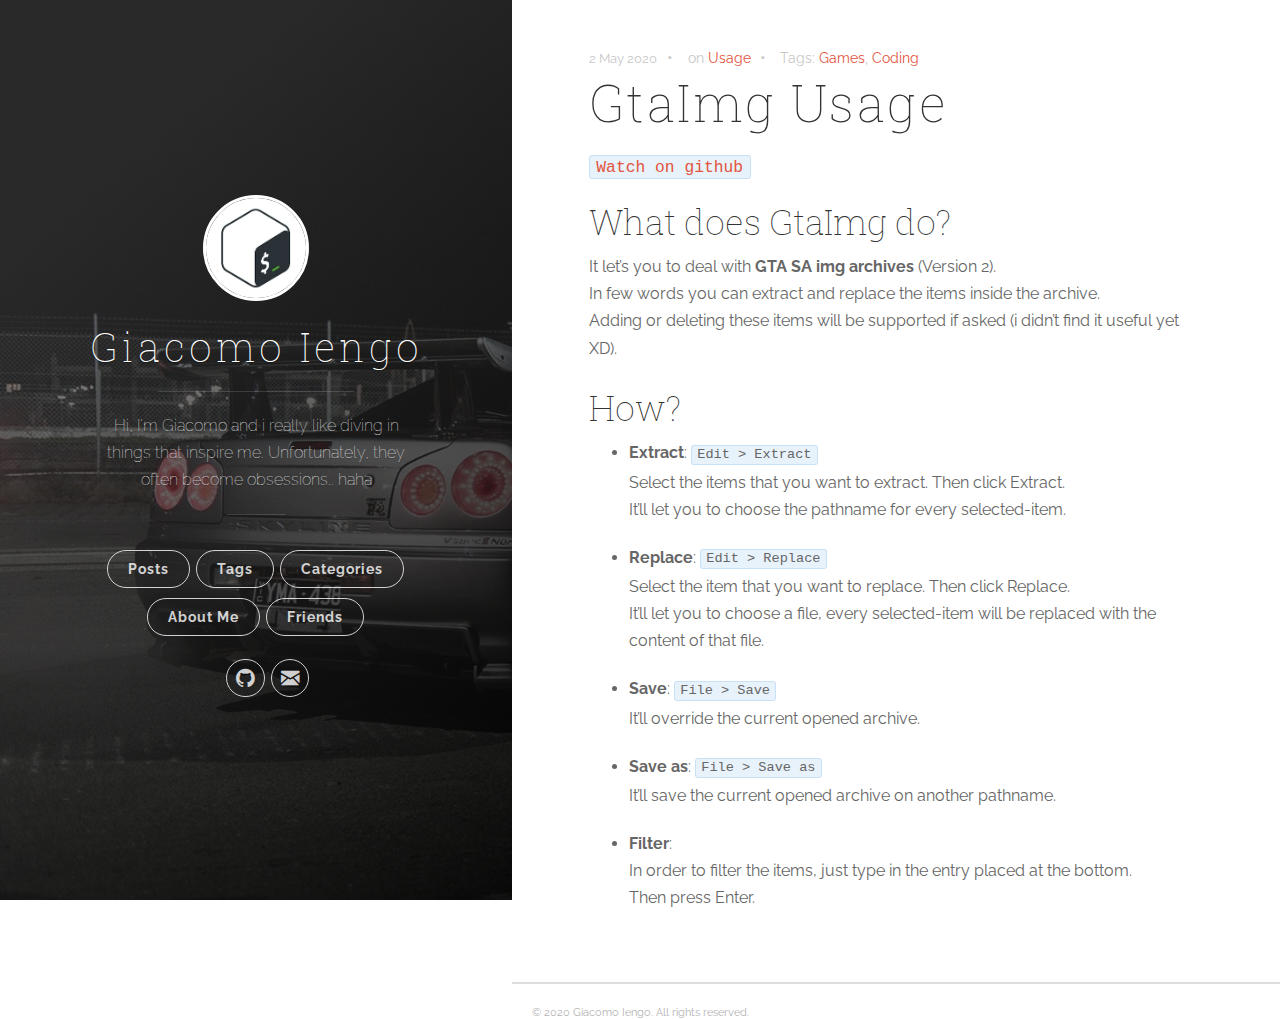
<file: 2020/gtaimg-usage/index.html>
<!DOCTYPE html>
<html>
  <head>
  <meta charset="utf-8">
  <meta name="viewport" content="width=device-width initial-scale=1" />
  <meta http-equiv="X-UA-Compatible" content="IE=edge">
  

  <title>GtaImg Usage</title>
  <meta name="description" content="Watch on github

What does GtaImg do?

It let’s you to deal with GTA SA img archives (Version 2).
In few words you can extract and replace the items inside the archive.
Adding or deleting these items will be supported if asked (i didn’t find it useful yet XD).

How?


  
    Extract: Edit &gt; Extract
 Select the items that you want to extract. Then click Extract. 
 It’ll let you to choose the pathname for every selected-item.
  
  
    Replace: Edit &gt; Replace
 Select the item that you want to replace. Then click Replace.
 It’ll let you to choose a file, every selected-item will be replaced with the content of that file.
  
  
    Save: File &gt; Save
 It’ll override the current opened archive.
  
  
    Save as: File &gt; Save as
 It’ll save the current opened archive on another pathname.
  
  
    Filter:
 In order to filter the items, just type in the entry placed at the bottom.
 Then press Enter.
  

">
  <meta name="author" content="Giacomo Iengo">
  <meta name="HandheldFriendly" content="True">
  <meta name="MobileOptimized" content="320">
  <meta name="apple-mobile-web-app-capable" content="yes">
  <meta name="apple-mobile-web-app-status-bar-style" content="black-translucent">
  <meta name="viewport" content="width=device-width, initial-scale=1, maximum-scale=1">

  <meta name="twitter:card" content="summary">
  <meta name="twitter:title" content="GtaImg Usage">
  <meta name="twitter:description" content="Watch on github

What does GtaImg do?

It let’s you to deal with GTA SA img archives (Version 2).
In few words you can extract and replace the items inside the archive.
Adding or deleting these items will be supported if asked (i didn’t find it useful yet XD).

How?


  
    Extract: Edit &gt; Extract
 Select the items that you want to extract. Then click Extract. 
 It’ll let you to choose the pathname for every selected-item.
  
  
    Replace: Edit &gt; Replace
 Select the item that you want to replace. Then click Replace.
 It’ll let you to choose a file, every selected-item will be replaced with the content of that file.
  
  
    Save: File &gt; Save
 It’ll override the current opened archive.
  
  
    Save as: File &gt; Save as
 It’ll save the current opened archive on another pathname.
  
  
    Filter:
 In order to filter the items, just type in the entry placed at the bottom.
 Then press Enter.
  

">
  
  <meta name="twitter:image" content="/images/favicons/favicon-194x194.png" />

  <meta property="og:type" content="article">
  <meta property="og:title" content="GtaImg Usage">
  <meta property="og:description" content="Watch on github

What does GtaImg do?

It let’s you to deal with GTA SA img archives (Version 2).
In few words you can extract and replace the items inside the archive.
Adding or deleting these items will be supported if asked (i didn’t find it useful yet XD).

How?


  
    Extract: Edit &gt; Extract
 Select the items that you want to extract. Then click Extract. 
 It’ll let you to choose the pathname for every selected-item.
  
  
    Replace: Edit &gt; Replace
 Select the item that you want to replace. Then click Replace.
 It’ll let you to choose a file, every selected-item will be replaced with the content of that file.
  
  
    Save: File &gt; Save
 It’ll override the current opened archive.
  
  
    Save as: File &gt; Save as
 It’ll save the current opened archive on another pathname.
  
  
    Filter:
 In order to filter the items, just type in the entry placed at the bottom.
 Then press Enter.
  

">
  <meta property="og:image" content="/images/favicons/favicon-194x194.png" />

  <link rel="apple-touch-icon" sizes="57x57" href="/images/favicons/apple-touch-icon-57x57.png">
  <link rel="apple-touch-icon" sizes="60x60" href="/images/favicons/apple-touch-icon-60x60.png">
  <link rel="apple-touch-icon" sizes="72x72" href="/images/favicons/apple-touch-icon-72x72.png">
  <link rel="apple-touch-icon" sizes="76x76" href="/images/favicons/apple-touch-icon-76x76.png">
  <link rel="apple-touch-icon" sizes="114x114" href="/images/favicons/apple-touch-icon-114x114.png">
  <link rel="apple-touch-icon" sizes="120x120" href="/images/favicons/apple-touch-icon-120x120.png">
  <link rel="apple-touch-icon" sizes="144x144" href="/images/favicons/apple-touch-icon-144x144.png">
  <link rel="apple-touch-icon" sizes="152x152" href="/images/favicons/apple-touch-icon-152x152.png">
  <link rel="apple-touch-icon" sizes="180x180" href="/images/favicons/apple-touch-icon-180x180.png">
  <link rel="icon" type="image/png" href="/images/favicons/favicon-32x32.png" sizes="32x32">
  <link rel="icon" type="image/png" href="/images/favicons/favicon-194x194.png" sizes="194x194">
  <link rel="icon" type="image/png" href="/images/favicons/favicon-96x96.png" sizes="96x96">
  <link rel="icon" type="image/png" href="/images/favicons/android-chrome-192x192.png" sizes="192x192">
  <link rel="icon" type="image/png" href="/images/favicons/favicon-16x16.png" sizes="16x16">
  <link rel="manifest" href="/images/favicons/manifest.json">
  <link rel="shortcut icon" href="/images/favicons/favicon.ico">
  <meta name="msapplication-TileColor" content="#ffc40d">
  <meta name="msapplication-TileImage" content="/images/favicons/mstile-144x144.png">
  <meta name="theme-color" content="#ffffff">
  
  <link rel="stylesheet" href="/css/main.css?1588514820211785189">
  <link rel="canonical" href="http://0.0.0.0:4000/2020/gtaimg-usage/">
  <link rel="alternate" type="application/rss+xml" title="Giacomo Iengo" href="/feed.xml">
</head>


  <body>
    <span class="mobile btn-mobile-menu">
  <i class="icon icon-list btn-mobile-menu__icon"></i>
  <i class="icon icon-x-circle btn-mobile-close__icon hidden"></i>
</span>

<header class="panel-cover" style="background-image: url(/images/cover.jpg)">
  <div class="panel-main">

    <div class="panel-main__inner panel-inverted">
    <div class="panel-main__content">
        <a href="/" title="link to home of Giacomo Iengo">
          <img src="/images/profile.jpg" class="user-image" alt="My Profile Photo">
          <h1 class="panel-cover__title panel-title">Giacomo Iengo</h1>
        </a>
        <hr class="panel-cover__divider">
        <p class="panel-cover__description">Hi, I'm Giacomo and i really like diving in things that inspire me. Unfortunately, they often become obsessions.. haha</p>
        <hr class="panel-cover__divider panel-cover__divider--secondary">

        <div class="navigation-wrapper">

          <nav class="cover-navigation cover-navigation--primary">
            <ul class="navigation">
              <li class="navigation__item"><a href="/#posts" title="link to Giacomo Iengo blog" class="blog-button">Posts</a></li>
              <li class="navigation__item"><a href="/tags" title="link to Giacomo Iengo blog" class="blog-button">Tags</a></li>
              <li class="navigation__item"><a href="/categories" title="link to Giacomo Iengo blog" class="blog-button">Categories</a></li>
              <li class="navigation__item"><a href="/about" title="link to Giacomo Iengo blog" class="blog-button">About Me</a></li>
              <li class="navigation__item"><a href="/friends" title="link to Giacomo Iengo blog" class="blog-button">Friends</a></li>
            </ul>
          </nav>
			<br>
          <nav class="cover-navigation navigation--social">
            <ul class="navigation">

            

            

            

            
              <!-- GitHub -->
              <li class="navigation__item">
                <a href="https://www.github.com/giacomoiengo" title="giacomoiengo on GitHub" target="_blank">
                  <i class="icon icon-social-github"></i>
                  <span class="label">GitHub</span>
                </a>
              </li>
            

            
              <!-- Email -->
              <li class="navigation__item">
                <a href="mailto:g.iengo@protonmail.com" title="Email g.iengo@protonmail.com" target="_blank">
                  <i class="icon icon-mail"></i>
                  <span class="label">Email</span>
                </a>
              </li>
            

            <!-- RSS -->
            <!--
			<li class="navigation__item">
              <a href="/feed.xml" title="Subscribe" target="_blank">
                <i class="icon icon-rss"></i>
                <span class="label">RSS</span>
              </a>
            </li>
			-->
            </ul>
          </nav>

        </div>

      </div>

    </div>

    <div class="panel-cover--overlay"></div>
  </div>
</header>


    <div class="content-wrapper">
      <div class="content-wrapper__inner">
        <article class="post-container post-container--single">
  <header class="post-header">
    <div class="post-meta">
      <time datetime="2020-05-02 00:00" class="post-meta__date date">2 May 2020</time>
      
      &#8226; <span class="post-meta__tags">on <a href="/categories/#Usage">Usage</a></span>
      
      
      &#8226; <span class="post-meta__tags">Tags: <a href="/tags/#Games">Games</a>, <a href="/tags/#Coding">Coding</a></span>
      
    </div>
    <h1 class="post-title">GtaImg Usage</h1>
  </header>

  <section class="post">
    <h4 id="watch-on-github"><a href="https://github.com/giacomoiengo/GtaImg"><code class="language-plaintext highlighter-rouge">Watch on github</code></a></h4>

<h2 id="what-does-gtaimg-do">What does GtaImg do?</h2>

<p>It let’s you to deal with <strong>GTA SA img archives</strong> (Version 2).<br />
In few words you can extract and replace the items inside the archive.<br />
Adding or deleting these items will be supported if asked (i didn’t find it useful yet XD).</p>

<h2 id="how">How?</h2>

<ul>
  <li>
    <p><strong>Extract</strong>: <code class="language-plaintext highlighter-rouge">Edit &gt; Extract</code><br />
 Select the items that you want to extract. Then click Extract. <br />
 It’ll let you to choose the pathname for every selected-item.</p>
  </li>
  <li>
    <p><strong>Replace</strong>: <code class="language-plaintext highlighter-rouge">Edit &gt; Replace</code><br />
 Select the item that you want to replace. Then click Replace.<br />
 It’ll let you to choose a file, every selected-item will be replaced with the content of that file.</p>
  </li>
  <li>
    <p><strong>Save</strong>: <code class="language-plaintext highlighter-rouge">File &gt; Save</code><br />
 It’ll override the current opened archive.</p>
  </li>
  <li>
    <p><strong>Save as</strong>: <code class="language-plaintext highlighter-rouge">File &gt; Save as</code><br />
 It’ll save the current opened archive on another pathname.</p>
  </li>
  <li>
    <p><strong>Filter</strong>:<br />
 In order to filter the items, just type in the entry placed at the bottom.<br />
 Then press Enter.</p>
  </li>
</ul>

  </section>
  
</article>



      </div>

      <footer class="footer">
  <span class="footer__copyright">&copy; 2020 Giacomo Iengo. All rights reserved.</span>
</footer>

<script type="text/javascript" src="https://ajax.googleapis.com/ajax/libs/jquery/3.3.1/jquery.min.js"></script>
<script type="text/javascript" src="/js/main.js?1588514820211785189"></script>


    </div>
  </body>
</html>
</file>
<file: css/main.css>
@import "https://fonts.googleapis.com/css?family=Raleway:400,700|Roboto+Slab:300,400)";:root{--text-color: #ffffff}.animated{-webkit-animation-fill-mode:both;-moz-animation-fill-mode:both;-ms-animation-fill-mode:both;-o-animation-fill-mode:both;animation-fill-mode:both;-webkit-animation-duration:1s;-moz-animation-duration:1s;-ms-animation-duration:1s;-o-animation-duration:1s;animation-duration:1s}.animated.hinge{-webkit-animation-duration:1s;-moz-animation-duration:1s;-ms-animation-duration:1s;-o-animation-duration:1s;animation-duration:1s}@-webkit-keyframes flash{0%, 50%, 100%{opacity:1}25%, 75%{opacity:0}}@-moz-keyframes flash{0%, 50%, 100%{opacity:1}25%, 75%{opacity:0}}@-o-keyframes flash{0%, 50%, 100%{opacity:1}25%, 75%{opacity:0}}@keyframes flash{0%, 50%, 100%{opacity:1}25%, 75%{opacity:0}}.flash{-webkit-animation-name:flash;-moz-animation-name:flash;-o-animation-name:flash;animation-name:flash}@-webkit-keyframes shake{0%, 100%{-webkit-transform:translateX(0)}10%, 30%, 50%, 70%, 90%{-webkit-transform:translateX(-10px)}20%, 40%, 60%, 80%{-webkit-transform:translateX(10px)}}@-moz-keyframes shake{0%, 100%{-moz-transform:translateX(0)}10%, 30%, 50%, 70%, 90%{-moz-transform:translateX(-10px)}20%, 40%, 60%, 80%{-moz-transform:translateX(10px)}}@-o-keyframes shake{0%, 100%{-o-transform:translateX(0)}10%, 30%, 50%, 70%, 90%{-o-transform:translateX(-10px)}20%, 40%, 60%, 80%{-o-transform:translateX(10px)}}@keyframes shake{0%, 100%{transform:translateX(0)}10%, 30%, 50%, 70%, 90%{transform:translateX(-10px)}20%, 40%, 60%, 80%{transform:translateX(10px)}}.shake{-webkit-animation-name:shake;-moz-animation-name:shake;-o-animation-name:shake;animation-name:shake}@-webkit-keyframes bounce{0%, 20%, 50%, 80%, 100%{-webkit-transform:translateY(0)}40%{-webkit-transform:translateY(-30px)}60%{-webkit-transform:translateY(-15px)}}@-moz-keyframes bounce{0%, 20%, 50%, 80%, 100%{-moz-transform:translateY(0)}40%{-moz-transform:translateY(-30px)}60%{-moz-transform:translateY(-15px)}}@-o-keyframes bounce{0%, 20%, 50%, 80%, 100%{-o-transform:translateY(0)}40%{-o-transform:translateY(-30px)}60%{-o-transform:translateY(-15px)}}@keyframes bounce{0%, 20%, 50%, 80%, 100%{transform:translateY(0)}40%{transform:translateY(-30px)}60%{transform:translateY(-15px)}}.bounce{-webkit-animation-name:bounce;-moz-animation-name:bounce;-o-animation-name:bounce;animation-name:bounce}@-webkit-keyframes tada{0%{-webkit-transform:scale(1)}10%, 20%{-webkit-transform:scale(0.9) rotate(-3deg)}30%, 50%, 70%, 90%{-webkit-transform:scale(1.1) rotate(3deg)}40%, 60%, 80%{-webkit-transform:scale(1.1) rotate(-3deg)}100%{-webkit-transform:scale(1) rotate(0)}}@-moz-keyframes tada{0%{-moz-transform:scale(1)}10%, 20%{-moz-transform:scale(0.9) rotate(-3deg)}30%, 50%, 70%, 90%{-moz-transform:scale(1.1) rotate(3deg)}40%, 60%, 80%{-moz-transform:scale(1.1) rotate(-3deg)}100%{-moz-transform:scale(1) rotate(0)}}@-o-keyframes tada{0%{-o-transform:scale(1)}10%, 20%{-o-transform:scale(0.9) rotate(-3deg)}30%, 50%, 70%, 90%{-o-transform:scale(1.1) rotate(3deg)}40%, 60%, 80%{-o-transform:scale(1.1) rotate(-3deg)}100%{-o-transform:scale(1) rotate(0)}}@keyframes tada{0%{transform:scale(1)}10%, 20%{transform:scale(0.9) rotate(-3deg)}30%, 50%, 70%, 90%{transform:scale(1.1) rotate(3deg)}40%, 60%, 80%{transform:scale(1.1) rotate(-3deg)}100%{transform:scale(1) rotate(0)}}.tada{-webkit-animation-name:tada;-moz-animation-name:tada;-o-animation-name:tada;animation-name:tada}@-webkit-keyframes swing{20%, 40%, 60%, 80%, 100%{-webkit-transform-origin:top center}20%{-webkit-transform:rotate(15deg)}40%{-webkit-transform:rotate(-10deg)}60%{-webkit-transform:rotate(5deg)}80%{-webkit-transform:rotate(-5deg)}100%{-webkit-transform:rotate(0deg)}}@-moz-keyframes swing{20%{-moz-transform:rotate(15deg)}40%{-moz-transform:rotate(-10deg)}60%{-moz-transform:rotate(5deg)}80%{-moz-transform:rotate(-5deg)}100%{-moz-transform:rotate(0deg)}}@-o-keyframes swing{20%{-o-transform:rotate(15deg)}40%{-o-transform:rotate(-10deg)}60%{-o-transform:rotate(5deg)}80%{-o-transform:rotate(-5deg)}100%{-o-transform:rotate(0deg)}}@keyframes swing{20%{transform:rotate(15deg)}40%{transform:rotate(-10deg)}60%{transform:rotate(5deg)}80%{transform:rotate(-5deg)}100%{transform:rotate(0deg)}}.swing{-webkit-transform-origin:top center;-moz-transform-origin:top center;-o-transform-origin:top center;transform-origin:top center;-webkit-animation-name:swing;-moz-animation-name:swing;-o-animation-name:swing;animation-name:swing}@-webkit-keyframes wobble{0%{-webkit-transform:translateX(0%)}15%{-webkit-transform:translateX(-25%) rotate(-5deg)}30%{-webkit-transform:translateX(20%) rotate(3deg)}45%{-webkit-transform:translateX(-15%) rotate(-3deg)}60%{-webkit-transform:translateX(10%) rotate(2deg)}75%{-webkit-transform:translateX(-5%) rotate(-1deg)}100%{-webkit-transform:translateX(0%)}}@-moz-keyframes wobble{0%{-moz-transform:translateX(0%)}15%{-moz-transform:translateX(-25%) rotate(-5deg)}30%{-moz-transform:translateX(20%) rotate(3deg)}45%{-moz-transform:translateX(-15%) rotate(-3deg)}60%{-moz-transform:translateX(10%) rotate(2deg)}75%{-moz-transform:translateX(-5%) rotate(-1deg)}100%{-moz-transform:translateX(0%)}}@-o-keyframes wobble{0%{-o-transform:translateX(0%)}15%{-o-transform:translateX(-25%) rotate(-5deg)}30%{-o-transform:translateX(20%) rotate(3deg)}45%{-o-transform:translateX(-15%) rotate(-3deg)}60%{-o-transform:translateX(10%) rotate(2deg)}75%{-o-transform:translateX(-5%) rotate(-1deg)}100%{-o-transform:translateX(0%)}}@keyframes wobble{0%{transform:translateX(0%)}15%{transform:translateX(-25%) rotate(-5deg)}30%{transform:translateX(20%) rotate(3deg)}45%{transform:translateX(-15%) rotate(-3deg)}60%{transform:translateX(10%) rotate(2deg)}75%{transform:translateX(-5%) rotate(-1deg)}100%{transform:translateX(0%)}}.wobble{-webkit-animation-name:wobble;-moz-animation-name:wobble;-o-animation-name:wobble;animation-name:wobble}@-webkit-keyframes pulse{0%{-webkit-transform:scale(1)}50%{-webkit-transform:scale(1.1)}100%{-webkit-transform:scale(1)}}@-moz-keyframes pulse{0%{-moz-transform:scale(1)}50%{-moz-transform:scale(1.1)}100%{-moz-transform:scale(1)}}@-o-keyframes pulse{0%{-o-transform:scale(1)}50%{-o-transform:scale(1.1)}100%{-o-transform:scale(1)}}@keyframes pulse{0%{transform:scale(1)}50%{transform:scale(1.1)}100%{transform:scale(1)}}.pulse{-webkit-animation-name:pulse;-moz-animation-name:pulse;-o-animation-name:pulse;animation-name:pulse}@-webkit-keyframes flip{0%{-webkit-transform:perspective(400px) translateZ(0) rotateY(0) scale(1);-webkit-animation-timing-function:ease-out}40%{-webkit-transform:perspective(400px) translateZ(150px) rotateY(170deg) scale(1);-webkit-animation-timing-function:ease-out}50%{-webkit-transform:perspective(400px) translateZ(150px) rotateY(190deg) scale(1);-webkit-animation-timing-function:ease-in}80%{-webkit-transform:perspective(400px) translateZ(0) rotateY(360deg) scale(0.95);-webkit-animation-timing-function:ease-in}100%{-webkit-transform:perspective(400px) translateZ(0) rotateY(360deg) scale(1);-webkit-animation-timing-function:ease-in}}@-moz-keyframes flip{0%{-moz-transform:perspective(400px) translateZ(0) rotateY(0) scale(1);-moz-animation-timing-function:ease-out}40%{-moz-transform:perspective(400px) translateZ(150px) rotateY(170deg) scale(1);-moz-animation-timing-function:ease-out}50%{-moz-transform:perspective(400px) translateZ(150px) rotateY(190deg) scale(1);-moz-animation-timing-function:ease-in}80%{-moz-transform:perspective(400px) translateZ(0) rotateY(360deg) scale(0.95);-moz-animation-timing-function:ease-in}100%{-moz-transform:perspective(400px) translateZ(0) rotateY(360deg) scale(1);-moz-animation-timing-function:ease-in}}@-o-keyframes flip{0%{-o-transform:perspective(400px) translateZ(0) rotateY(0) scale(1);-o-animation-timing-function:ease-out}40%{-o-transform:perspective(400px) translateZ(150px) rotateY(170deg) scale(1);-o-animation-timing-function:ease-out}50%{-o-transform:perspective(400px) translateZ(150px) rotateY(190deg) scale(1);-o-animation-timing-function:ease-in}80%{-o-transform:perspective(400px) translateZ(0) rotateY(360deg) scale(0.95);-o-animation-timing-function:ease-in}100%{-o-transform:perspective(400px) translateZ(0) rotateY(360deg) scale(1);-o-animation-timing-function:ease-in}}@keyframes flip{0%{transform:perspective(400px) translateZ(0) rotateY(0) scale(1);animation-timing-function:ease-out}40%{transform:perspective(400px) translateZ(150px) rotateY(170deg) scale(1);animation-timing-function:ease-out}50%{transform:perspective(400px) translateZ(150px) rotateY(190deg) scale(1);animation-timing-function:ease-in}80%{transform:perspective(400px) translateZ(0) rotateY(360deg) scale(0.95);animation-timing-function:ease-in}100%{transform:perspective(400px) translateZ(0) rotateY(360deg) scale(1);animation-timing-function:ease-in}}.animated.flip{-webkit-backface-visibility:visible !important;-webkit-animation-name:flip;-moz-backface-visibility:visible !important;-moz-animation-name:flip;-o-backface-visibility:visible !important;-o-animation-name:flip;backface-visibility:visible !important;animation-name:flip}@-webkit-keyframes flipInX{0%{-webkit-transform:perspective(400px) rotateX(90deg);opacity:0}40%{-webkit-transform:perspective(400px) rotateX(-10deg)}70%{-webkit-transform:perspective(400px) rotateX(10deg)}100%{-webkit-transform:perspective(400px) rotateX(0deg);opacity:1}}@-moz-keyframes flipInX{0%{-moz-transform:perspective(400px) rotateX(90deg);opacity:0}40%{-moz-transform:perspective(400px) rotateX(-10deg)}70%{-moz-transform:perspective(400px) rotateX(10deg)}100%{-moz-transform:perspective(400px) rotateX(0deg);opacity:1}}@-o-keyframes flipInX{0%{-o-transform:perspective(400px) rotateX(90deg);opacity:0}40%{-o-transform:perspective(400px) rotateX(-10deg)}70%{-o-transform:perspective(400px) rotateX(10deg)}100%{-o-transform:perspective(400px) rotateX(0deg);opacity:1}}@keyframes flipInX{0%{transform:perspective(400px) rotateX(90deg);opacity:0}40%{transform:perspective(400px) rotateX(-10deg)}70%{transform:perspective(400px) rotateX(10deg)}100%{transform:perspective(400px) rotateX(0deg);opacity:1}}.flipInX{-webkit-backface-visibility:visible !important;-webkit-animation-name:flipInX;-moz-backface-visibility:visible !important;-moz-animation-name:flipInX;-o-backface-visibility:visible !important;-o-animation-name:flipInX;backface-visibility:visible !important;animation-name:flipInX}@-webkit-keyframes flipOutX{0%{-webkit-transform:perspective(400px) rotateX(0deg);opacity:1}100%{-webkit-transform:perspective(400px) rotateX(90deg);opacity:0}}@-moz-keyframes flipOutX{0%{-moz-transform:perspective(400px) rotateX(0deg);opacity:1}100%{-moz-transform:perspective(400px) rotateX(90deg);opacity:0}}@-o-keyframes flipOutX{0%{-o-transform:perspective(400px) rotateX(0deg);opacity:1}100%{-o-transform:perspective(400px) rotateX(90deg);opacity:0}}@keyframes flipOutX{0%{transform:perspective(400px) rotateX(0deg);opacity:1}100%{transform:perspective(400px) rotateX(90deg);opacity:0}}.flipOutX{-webkit-animation-name:flipOutX;-webkit-backface-visibility:visible !important;-moz-animation-name:flipOutX;-moz-backface-visibility:visible !important;-o-animation-name:flipOutX;-o-backface-visibility:visible !important;animation-name:flipOutX;backface-visibility:visible !important}@-webkit-keyframes flipInY{0%{-webkit-transform:perspective(400px) rotateY(90deg);opacity:0}40%{-webkit-transform:perspective(400px) rotateY(-10deg)}70%{-webkit-transform:perspective(400px) rotateY(10deg)}100%{-webkit-transform:perspective(400px) rotateY(0deg);opacity:1}}@-moz-keyframes flipInY{0%{-moz-transform:perspective(400px) rotateY(90deg);opacity:0}40%{-moz-transform:perspective(400px) rotateY(-10deg)}70%{-moz-transform:perspective(400px) rotateY(10deg)}100%{-moz-transform:perspective(400px) rotateY(0deg);opacity:1}}@-o-keyframes flipInY{0%{-o-transform:perspective(400px) rotateY(90deg);opacity:0}40%{-o-transform:perspective(400px) rotateY(-10deg)}70%{-o-transform:perspective(400px) rotateY(10deg)}100%{-o-transform:perspective(400px) rotateY(0deg);opacity:1}}@keyframes flipInY{0%{transform:perspective(400px) rotateY(90deg);opacity:0}40%{transform:perspective(400px) rotateY(-10deg)}70%{transform:perspective(400px) rotateY(10deg)}100%{transform:perspective(400px) rotateY(0deg);opacity:1}}.flipInY{-webkit-backface-visibility:visible !important;-webkit-animation-name:flipInY;-moz-backface-visibility:visible !important;-moz-animation-name:flipInY;-o-backface-visibility:visible !important;-o-animation-name:flipInY;backface-visibility:visible !important;animation-name:flipInY}@-webkit-keyframes flipOutY{0%{-webkit-transform:perspective(400px) rotateY(0deg);opacity:1}100%{-webkit-transform:perspective(400px) rotateY(90deg);opacity:0}}@-moz-keyframes flipOutY{0%{-moz-transform:perspective(400px) rotateY(0deg);opacity:1}100%{-moz-transform:perspective(400px) rotateY(90deg);opacity:0}}@-o-keyframes flipOutY{0%{-o-transform:perspective(400px) rotateY(0deg);opacity:1}100%{-o-transform:perspective(400px) rotateY(90deg);opacity:0}}@keyframes flipOutY{0%{transform:perspective(400px) rotateY(0deg);opacity:1}100%{transform:perspective(400px) rotateY(90deg);opacity:0}}.flipOutY{-webkit-backface-visibility:visible !important;-webkit-animation-name:flipOutY;-moz-backface-visibility:visible !important;-moz-animation-name:flipOutY;-o-backface-visibility:visible !important;-o-animation-name:flipOutY;backface-visibility:visible !important;animation-name:flipOutY}@-webkit-keyframes fadeIn{0%{opacity:0}100%{opacity:1}}@-moz-keyframes fadeIn{0%{opacity:0}100%{opacity:1}}@-o-keyframes fadeIn{0%{opacity:0}100%{opacity:1}}@keyframes fadeIn{0%{opacity:0}100%{opacity:1}}.fadeIn{-webkit-animation-name:fadeIn;-moz-animation-name:fadeIn;-o-animation-name:fadeIn;animation-name:fadeIn}@-webkit-keyframes fadeInUp{0%{opacity:0;-webkit-transform:translateY(20px)}100%{opacity:1;-webkit-transform:translateY(0)}}@-moz-keyframes fadeInUp{0%{opacity:0;-moz-transform:translateY(20px)}100%{opacity:1;-moz-transform:translateY(0)}}@-o-keyframes fadeInUp{0%{opacity:0;-o-transform:translateY(20px)}100%{opacity:1;-o-transform:translateY(0)}}@keyframes fadeInUp{0%{opacity:0;transform:translateY(20px)}100%{opacity:1;transform:translateY(0)}}.fadeInUp{-webkit-animation-name:fadeInUp;-moz-animation-name:fadeInUp;-o-animation-name:fadeInUp;animation-name:fadeInUp}@-webkit-keyframes fadeInDown{0%{opacity:0;-webkit-transform:translateY(-20px)}100%{opacity:1;-webkit-transform:translateY(0)}}@-moz-keyframes fadeInDown{0%{opacity:0;-moz-transform:translateY(-20px)}100%{opacity:1;-moz-transform:translateY(0)}}@-o-keyframes fadeInDown{0%{opacity:0;-o-transform:translateY(-20px)}100%{opacity:1;-o-transform:translateY(0)}}@keyframes fadeInDown{0%{opacity:0;transform:translateY(-20px)}100%{opacity:1;transform:translateY(0)}}.fadeInDown{-webkit-animation-name:fadeInDown;-moz-animation-name:fadeInDown;-o-animation-name:fadeInDown;animation-name:fadeInDown}@-webkit-keyframes fadeInLeft{0%{opacity:0;-webkit-transform:translateX(-20px)}100%{opacity:1;-webkit-transform:translateX(0)}}@-moz-keyframes fadeInLeft{0%{opacity:0;-moz-transform:translateX(-20px)}100%{opacity:1;-moz-transform:translateX(0)}}@-o-keyframes fadeInLeft{0%{opacity:0;-o-transform:translateX(-20px)}100%{opacity:1;-o-transform:translateX(0)}}@keyframes fadeInLeft{0%{opacity:0;transform:translateX(-20px)}100%{opacity:1;transform:translateX(0)}}.fadeInLeft{-webkit-animation-name:fadeInLeft;-moz-animation-name:fadeInLeft;-o-animation-name:fadeInLeft;animation-name:fadeInLeft}@-webkit-keyframes fadeInRight{0%{opacity:0;-webkit-transform:translateX(20px)}100%{opacity:1;-webkit-transform:translateX(0)}}@-moz-keyframes fadeInRight{0%{opacity:0;-moz-transform:translateX(20px)}100%{opacity:1;-moz-transform:translateX(0)}}@-o-keyframes fadeInRight{0%{opacity:0;-o-transform:translateX(20px)}100%{opacity:1;-o-transform:translateX(0)}}@keyframes fadeInRight{0%{opacity:0;transform:translateX(20px)}100%{opacity:1;transform:translateX(0)}}.fadeInRight{-webkit-animation-name:fadeInRight;-moz-animation-name:fadeInRight;-o-animation-name:fadeInRight;animation-name:fadeInRight}@-webkit-keyframes fadeInUpBig{0%{opacity:0;-webkit-transform:translateY(2000px)}100%{opacity:1;-webkit-transform:translateY(0)}}@-moz-keyframes fadeInUpBig{0%{opacity:0;-moz-transform:translateY(2000px)}100%{opacity:1;-moz-transform:translateY(0)}}@-o-keyframes fadeInUpBig{0%{opacity:0;-o-transform:translateY(2000px)}100%{opacity:1;-o-transform:translateY(0)}}@keyframes fadeInUpBig{0%{opacity:0;transform:translateY(2000px)}100%{opacity:1;transform:translateY(0)}}.fadeInUpBig{-webkit-animation-name:fadeInUpBig;-moz-animation-name:fadeInUpBig;-o-animation-name:fadeInUpBig;animation-name:fadeInUpBig}@-webkit-keyframes fadeInDownBig{0%{opacity:0;-webkit-transform:translateY(-2000px)}100%{opacity:1;-webkit-transform:translateY(0)}}@-moz-keyframes fadeInDownBig{0%{opacity:0;-moz-transform:translateY(-2000px)}100%{opacity:1;-moz-transform:translateY(0)}}@-o-keyframes fadeInDownBig{0%{opacity:0;-o-transform:translateY(-2000px)}100%{opacity:1;-o-transform:translateY(0)}}@keyframes fadeInDownBig{0%{opacity:0;transform:translateY(-2000px)}100%{opacity:1;transform:translateY(0)}}.fadeInDownBig{-webkit-animation-name:fadeInDownBig;-moz-animation-name:fadeInDownBig;-o-animation-name:fadeInDownBig;animation-name:fadeInDownBig}@-webkit-keyframes fadeInLeftBig{0%{opacity:0;-webkit-transform:translateX(-2000px)}100%{opacity:1;-webkit-transform:translateX(0)}}@-moz-keyframes fadeInLeftBig{0%{opacity:0;-moz-transform:translateX(-2000px)}100%{opacity:1;-moz-transform:translateX(0)}}@-o-keyframes fadeInLeftBig{0%{opacity:0;-o-transform:translateX(-2000px)}100%{opacity:1;-o-transform:translateX(0)}}@keyframes fadeInLeftBig{0%{opacity:0;transform:translateX(-2000px)}100%{opacity:1;transform:translateX(0)}}.fadeInLeftBig{-webkit-animation-name:fadeInLeftBig;-moz-animation-name:fadeInLeftBig;-o-animation-name:fadeInLeftBig;animation-name:fadeInLeftBig}@-webkit-keyframes fadeInRightBig{0%{opacity:0;-webkit-transform:translateX(2000px)}100%{opacity:1;-webkit-transform:translateX(0)}}@-moz-keyframes fadeInRightBig{0%{opacity:0;-moz-transform:translateX(2000px)}100%{opacity:1;-moz-transform:translateX(0)}}@-o-keyframes fadeInRightBig{0%{opacity:0;-o-transform:translateX(2000px)}100%{opacity:1;-o-transform:translateX(0)}}@keyframes fadeInRightBig{0%{opacity:0;transform:translateX(2000px)}100%{opacity:1;transform:translateX(0)}}.fadeInRightBig{-webkit-animation-name:fadeInRightBig;-moz-animation-name:fadeInRightBig;-o-animation-name:fadeInRightBig;animation-name:fadeInRightBig}@-webkit-keyframes fadeOut{0%{opacity:1}100%{opacity:0}}@-moz-keyframes fadeOut{0%{opacity:1}100%{opacity:0}}@-o-keyframes fadeOut{0%{opacity:1}100%{opacity:0}}@keyframes fadeOut{0%{opacity:1}100%{opacity:0}}.fadeOut{-webkit-animation-name:fadeOut;-moz-animation-name:fadeOut;-o-animation-name:fadeOut;animation-name:fadeOut}@-webkit-keyframes fadeOutUp{0%{opacity:1;-webkit-transform:translateY(0)}100%{opacity:0;-webkit-transform:translateY(-20px)}}@-moz-keyframes fadeOutUp{0%{opacity:1;-moz-transform:translateY(0)}100%{opacity:0;-moz-transform:translateY(-20px)}}@-o-keyframes fadeOutUp{0%{opacity:1;-o-transform:translateY(0)}100%{opacity:0;-o-transform:translateY(-20px)}}@keyframes fadeOutUp{0%{opacity:1;transform:translateY(0)}100%{opacity:0;transform:translateY(-20px)}}.fadeOutUp{-webkit-animation-name:fadeOutUp;-moz-animation-name:fadeOutUp;-o-animation-name:fadeOutUp;animation-name:fadeOutUp}@-webkit-keyframes fadeOutDown{0%{opacity:1;-webkit-transform:translateY(0)}100%{opacity:0;-webkit-transform:translateY(20px)}}@-moz-keyframes fadeOutDown{0%{opacity:1;-moz-transform:translateY(0)}100%{opacity:0;-moz-transform:translateY(20px)}}@-o-keyframes fadeOutDown{0%{opacity:1;-o-transform:translateY(0)}100%{opacity:0;-o-transform:translateY(20px)}}@keyframes fadeOutDown{0%{opacity:1;transform:translateY(0)}100%{opacity:0;transform:translateY(20px)}}.fadeOutDown{-webkit-animation-name:fadeOutDown;-moz-animation-name:fadeOutDown;-o-animation-name:fadeOutDown;animation-name:fadeOutDown}@-webkit-keyframes fadeOutLeft{0%{opacity:1;-webkit-transform:translateX(0)}100%{opacity:0;-webkit-transform:translateX(-20px)}}@-moz-keyframes fadeOutLeft{0%{opacity:1;-moz-transform:translateX(0)}100%{opacity:0;-moz-transform:translateX(-20px)}}@-o-keyframes fadeOutLeft{0%{opacity:1;-o-transform:translateX(0)}100%{opacity:0;-o-transform:translateX(-20px)}}@keyframes fadeOutLeft{0%{opacity:1;transform:translateX(0)}100%{opacity:0;transform:translateX(-20px)}}.fadeOutLeft{-webkit-animation-name:fadeOutLeft;-moz-animation-name:fadeOutLeft;-o-animation-name:fadeOutLeft;animation-name:fadeOutLeft}@-webkit-keyframes fadeOutRight{0%{opacity:1;-webkit-transform:translateX(0)}100%{opacity:0;-webkit-transform:translateX(20px)}}@-moz-keyframes fadeOutRight{0%{opacity:1;-moz-transform:translateX(0)}100%{opacity:0;-moz-transform:translateX(20px)}}@-o-keyframes fadeOutRight{0%{opacity:1;-o-transform:translateX(0)}100%{opacity:0;-o-transform:translateX(20px)}}@keyframes fadeOutRight{0%{opacity:1;transform:translateX(0)}100%{opacity:0;transform:translateX(20px)}}.fadeOutRight{-webkit-animation-name:fadeOutRight;-moz-animation-name:fadeOutRight;-o-animation-name:fadeOutRight;animation-name:fadeOutRight}@-webkit-keyframes fadeOutUpBig{0%{opacity:1;-webkit-transform:translateY(0)}100%{opacity:0;-webkit-transform:translateY(-2000px)}}@-moz-keyframes fadeOutUpBig{0%{opacity:1;-moz-transform:translateY(0)}100%{opacity:0;-moz-transform:translateY(-2000px)}}@-o-keyframes fadeOutUpBig{0%{opacity:1;-o-transform:translateY(0)}100%{opacity:0;-o-transform:translateY(-2000px)}}@keyframes fadeOutUpBig{0%{opacity:1;transform:translateY(0)}100%{opacity:0;transform:translateY(-2000px)}}.fadeOutUpBig{-webkit-animation-name:fadeOutUpBig;-moz-animation-name:fadeOutUpBig;-o-animation-name:fadeOutUpBig;animation-name:fadeOutUpBig}@-webkit-keyframes fadeOutDownBig{0%{opacity:1;-webkit-transform:translateY(0)}100%{opacity:0;-webkit-transform:translateY(2000px)}}@-moz-keyframes fadeOutDownBig{0%{opacity:1;-moz-transform:translateY(0)}100%{opacity:0;-moz-transform:translateY(2000px)}}@-o-keyframes fadeOutDownBig{0%{opacity:1;-o-transform:translateY(0)}100%{opacity:0;-o-transform:translateY(2000px)}}@keyframes fadeOutDownBig{0%{opacity:1;transform:translateY(0)}100%{opacity:0;transform:translateY(2000px)}}.fadeOutDownBig{-webkit-animation-name:fadeOutDownBig;-moz-animation-name:fadeOutDownBig;-o-animation-name:fadeOutDownBig;animation-name:fadeOutDownBig}@-webkit-keyframes fadeOutLeftBig{0%{opacity:1;-webkit-transform:translateX(0)}100%{opacity:0;-webkit-transform:translateX(-2000px)}}@-moz-keyframes fadeOutLeftBig{0%{opacity:1;-moz-transform:translateX(0)}100%{opacity:0;-moz-transform:translateX(-2000px)}}@-o-keyframes fadeOutLeftBig{0%{opacity:1;-o-transform:translateX(0)}100%{opacity:0;-o-transform:translateX(-2000px)}}@keyframes fadeOutLeftBig{0%{opacity:1;transform:translateX(0)}100%{opacity:0;transform:translateX(-2000px)}}.fadeOutLeftBig{-webkit-animation-name:fadeOutLeftBig;-moz-animation-name:fadeOutLeftBig;-o-animation-name:fadeOutLeftBig;animation-name:fadeOutLeftBig}@-webkit-keyframes fadeOutRightBig{0%{opacity:1;-webkit-transform:translateX(0)}100%{opacity:0;-webkit-transform:translateX(2000px)}}@-moz-keyframes fadeOutRightBig{0%{opacity:1;-moz-transform:translateX(0)}100%{opacity:0;-moz-transform:translateX(2000px)}}@-o-keyframes fadeOutRightBig{0%{opacity:1;-o-transform:translateX(0)}100%{opacity:0;-o-transform:translateX(2000px)}}@keyframes fadeOutRightBig{0%{opacity:1;transform:translateX(0)}100%{opacity:0;transform:translateX(2000px)}}.fadeOutRightBig{-webkit-animation-name:fadeOutRightBig;-moz-animation-name:fadeOutRightBig;-o-animation-name:fadeOutRightBig;animation-name:fadeOutRightBig}@-webkit-keyframes slideInDown{0%{opacity:0;-webkit-transform:translateY(-2000px)}100%{-webkit-transform:translateY(0)}}@-moz-keyframes slideInDown{0%{opacity:0;-moz-transform:translateY(-2000px)}100%{-moz-transform:translateY(0)}}@-o-keyframes slideInDown{0%{opacity:0;-o-transform:translateY(-2000px)}100%{-o-transform:translateY(0)}}@keyframes slideInDown{0%{opacity:0;transform:translateY(-2000px)}100%{transform:translateY(0)}}.slideInDown{-webkit-animation-name:slideInDown;-moz-animation-name:slideInDown;-o-animation-name:slideInDown;animation-name:slideInDown}@-webkit-keyframes slideInLeft{0%{opacity:0;-webkit-transform:translateX(-2000px)}100%{-webkit-transform:translateX(0)}}@-moz-keyframes slideInLeft{0%{opacity:0;-moz-transform:translateX(-2000px)}100%{-moz-transform:translateX(0)}}@-o-keyframes slideInLeft{0%{opacity:0;-o-transform:translateX(-2000px)}100%{-o-transform:translateX(0)}}@keyframes slideInLeft{0%{opacity:0;transform:translateX(-2000px)}100%{transform:translateX(0)}}.slideInLeft{-webkit-animation-name:slideInLeft;-moz-animation-name:slideInLeft;-o-animation-name:slideInLeft;animation-name:slideInLeft}@-webkit-keyframes slideInRight{0%{opacity:0;-webkit-transform:translateX(2000px)}100%{-webkit-transform:translateX(0)}}@-moz-keyframes slideInRight{0%{opacity:0;-moz-transform:translateX(2000px)}100%{-moz-transform:translateX(0)}}@-o-keyframes slideInRight{0%{opacity:0;-o-transform:translateX(2000px)}100%{-o-transform:translateX(0)}}@keyframes slideInRight{0%{opacity:0;transform:translateX(2000px)}100%{transform:translateX(0)}}.slideInRight{-webkit-animation-name:slideInRight;-moz-animation-name:slideInRight;-o-animation-name:slideInRight;animation-name:slideInRight}@-webkit-keyframes slideOutUp{0%{-webkit-transform:translateY(0)}100%{opacity:0;-webkit-transform:translateY(-2000px)}}@-moz-keyframes slideOutUp{0%{-moz-transform:translateY(0)}100%{opacity:0;-moz-transform:translateY(-2000px)}}@-o-keyframes slideOutUp{0%{-o-transform:translateY(0)}100%{opacity:0;-o-transform:translateY(-2000px)}}@keyframes slideOutUp{0%{transform:translateY(0)}100%{opacity:0;transform:translateY(-2000px)}}.slideOutUp{-webkit-animation-name:slideOutUp;-moz-animation-name:slideOutUp;-o-animation-name:slideOutUp;animation-name:slideOutUp}@-webkit-keyframes slideOutLeft{0%{-webkit-transform:translateX(0)}100%{opacity:0;-webkit-transform:translateX(-2000px)}}@-moz-keyframes slideOutLeft{0%{-moz-transform:translateX(0)}100%{opacity:0;-moz-transform:translateX(-2000px)}}@-o-keyframes slideOutLeft{0%{-o-transform:translateX(0)}100%{opacity:0;-o-transform:translateX(-2000px)}}@keyframes slideOutLeft{0%{transform:translateX(0)}100%{opacity:0;transform:translateX(-2000px)}}.slideOutLeft{-webkit-animation-name:slideOutLeft;-moz-animation-name:slideOutLeft;-o-animation-name:slideOutLeft;animation-name:slideOutLeft}@-webkit-keyframes slideOutRight{0%{-webkit-transform:translateX(0)}100%{opacity:0;-webkit-transform:translateX(2000px)}}@-moz-keyframes slideOutRight{0%{-moz-transform:translateX(0)}100%{opacity:0;-moz-transform:translateX(2000px)}}@-o-keyframes slideOutRight{0%{-o-transform:translateX(0)}100%{opacity:0;-o-transform:translateX(2000px)}}@keyframes slideOutRight{0%{transform:translateX(0)}100%{opacity:0;transform:translateX(2000px)}}.slideOutRight{-webkit-animation-name:slideOutRight;-moz-animation-name:slideOutRight;-o-animation-name:slideOutRight;animation-name:slideOutRight}@-webkit-keyframes bounceIn{0%{opacity:0;-webkit-transform:scale(0.3)}50%{opacity:1;-webkit-transform:scale(1.05)}70%{-webkit-transform:scale(0.9)}100%{-webkit-transform:scale(1)}}@-moz-keyframes bounceIn{0%{opacity:0;-moz-transform:scale(0.3)}50%{opacity:1;-moz-transform:scale(1.05)}70%{-moz-transform:scale(0.9)}100%{-moz-transform:scale(1)}}@-o-keyframes bounceIn{0%{opacity:0;-o-transform:scale(0.3)}50%{opacity:1;-o-transform:scale(1.05)}70%{-o-transform:scale(0.9)}100%{-o-transform:scale(1)}}@keyframes bounceIn{0%{opacity:0;transform:scale(0.3)}50%{opacity:1;transform:scale(1.05)}70%{transform:scale(0.9)}100%{transform:scale(1)}}.bounceIn{-webkit-animation-name:bounceIn;-moz-animation-name:bounceIn;-o-animation-name:bounceIn;animation-name:bounceIn}@-webkit-keyframes bounceInUp{0%{opacity:0;-webkit-transform:translateY(2000px)}60%{opacity:1;-webkit-transform:translateY(-30px)}80%{-webkit-transform:translateY(10px)}100%{-webkit-transform:translateY(0)}}@-moz-keyframes bounceInUp{0%{opacity:0;-moz-transform:translateY(2000px)}60%{opacity:1;-moz-transform:translateY(-30px)}80%{-moz-transform:translateY(10px)}100%{-moz-transform:translateY(0)}}@-o-keyframes bounceInUp{0%{opacity:0;-o-transform:translateY(2000px)}60%{opacity:1;-o-transform:translateY(-30px)}80%{-o-transform:translateY(10px)}100%{-o-transform:translateY(0)}}@keyframes bounceInUp{0%{opacity:0;transform:translateY(2000px)}60%{opacity:1;transform:translateY(-30px)}80%{transform:translateY(10px)}100%{transform:translateY(0)}}.bounceInUp{-webkit-animation-name:bounceInUp;-moz-animation-name:bounceInUp;-o-animation-name:bounceInUp;animation-name:bounceInUp}@-webkit-keyframes bounceInDown{0%{opacity:0;-webkit-transform:translateY(-2000px)}60%{opacity:1;-webkit-transform:translateY(30px)}80%{-webkit-transform:translateY(-10px)}100%{-webkit-transform:translateY(0)}}@-moz-keyframes bounceInDown{0%{opacity:0;-moz-transform:translateY(-2000px)}60%{opacity:1;-moz-transform:translateY(30px)}80%{-moz-transform:translateY(-10px)}100%{-moz-transform:translateY(0)}}@-o-keyframes bounceInDown{0%{opacity:0;-o-transform:translateY(-2000px)}60%{opacity:1;-o-transform:translateY(30px)}80%{-o-transform:translateY(-10px)}100%{-o-transform:translateY(0)}}@keyframes bounceInDown{0%{opacity:0;transform:translateY(-2000px)}60%{opacity:1;transform:translateY(30px)}80%{transform:translateY(-10px)}100%{transform:translateY(0)}}.bounceInDown{-webkit-animation-name:bounceInDown;-moz-animation-name:bounceInDown;-o-animation-name:bounceInDown;animation-name:bounceInDown}@-webkit-keyframes bounceInLeft{0%{opacity:0;-webkit-transform:translateX(-2000px)}60%{opacity:1;-webkit-transform:translateX(30px)}80%{-webkit-transform:translateX(-10px)}100%{-webkit-transform:translateX(0)}}@-moz-keyframes bounceInLeft{0%{opacity:0;-moz-transform:translateX(-2000px)}60%{opacity:1;-moz-transform:translateX(30px)}80%{-moz-transform:translateX(-10px)}100%{-moz-transform:translateX(0)}}@-o-keyframes bounceInLeft{0%{opacity:0;-o-transform:translateX(-2000px)}60%{opacity:1;-o-transform:translateX(30px)}80%{-o-transform:translateX(-10px)}100%{-o-transform:translateX(0)}}@keyframes bounceInLeft{0%{opacity:0;transform:translateX(-2000px)}60%{opacity:1;transform:translateX(30px)}80%{transform:translateX(-10px)}100%{transform:translateX(0)}}.bounceInLeft{-webkit-animation-name:bounceInLeft;-moz-animation-name:bounceInLeft;-o-animation-name:bounceInLeft;animation-name:bounceInLeft}@-webkit-keyframes bounceInRight{0%{opacity:0;-webkit-transform:translateX(2000px)}60%{opacity:1;-webkit-transform:translateX(-30px)}80%{-webkit-transform:translateX(10px)}100%{-webkit-transform:translateX(0)}}@-moz-keyframes bounceInRight{0%{opacity:0;-moz-transform:translateX(2000px)}60%{opacity:1;-moz-transform:translateX(-30px)}80%{-moz-transform:translateX(10px)}100%{-moz-transform:translateX(0)}}@-o-keyframes bounceInRight{0%{opacity:0;-o-transform:translateX(2000px)}60%{opacity:1;-o-transform:translateX(-30px)}80%{-o-transform:translateX(10px)}100%{-o-transform:translateX(0)}}@keyframes bounceInRight{0%{opacity:0;transform:translateX(2000px)}60%{opacity:1;transform:translateX(-30px)}80%{transform:translateX(10px)}100%{transform:translateX(0)}}.bounceInRight{-webkit-animation-name:bounceInRight;-moz-animation-name:bounceInRight;-o-animation-name:bounceInRight;animation-name:bounceInRight}@-webkit-keyframes bounceOut{0%{-webkit-transform:scale(1)}25%{-webkit-transform:scale(0.95)}50%{opacity:1;-webkit-transform:scale(1.1)}100%{opacity:0;-webkit-transform:scale(0.3)}}@-moz-keyframes bounceOut{0%{-moz-transform:scale(1)}25%{-moz-transform:scale(0.95)}50%{opacity:1;-moz-transform:scale(1.1)}100%{opacity:0;-moz-transform:scale(0.3)}}@-o-keyframes bounceOut{0%{-o-transform:scale(1)}25%{-o-transform:scale(0.95)}50%{opacity:1;-o-transform:scale(1.1)}100%{opacity:0;-o-transform:scale(0.3)}}@keyframes bounceOut{0%{transform:scale(1)}25%{transform:scale(0.95)}50%{opacity:1;transform:scale(1.1)}100%{opacity:0;transform:scale(0.3)}}.bounceOut{-webkit-animation-name:bounceOut;-moz-animation-name:bounceOut;-o-animation-name:bounceOut;animation-name:bounceOut}@-webkit-keyframes bounceOutUp{0%{-webkit-transform:translateY(0)}20%{opacity:1;-webkit-transform:translateY(20px)}100%{opacity:0;-webkit-transform:translateY(-2000px)}}@-moz-keyframes bounceOutUp{0%{-moz-transform:translateY(0)}20%{opacity:1;-moz-transform:translateY(20px)}100%{opacity:0;-moz-transform:translateY(-2000px)}}@-o-keyframes bounceOutUp{0%{-o-transform:translateY(0)}20%{opacity:1;-o-transform:translateY(20px)}100%{opacity:0;-o-transform:translateY(-2000px)}}@keyframes bounceOutUp{0%{transform:translateY(0)}20%{opacity:1;transform:translateY(20px)}100%{opacity:0;transform:translateY(-2000px)}}.bounceOutUp{-webkit-animation-name:bounceOutUp;-moz-animation-name:bounceOutUp;-o-animation-name:bounceOutUp;animation-name:bounceOutUp}@-webkit-keyframes bounceOutDown{0%{-webkit-transform:translateY(0)}20%{opacity:1;-webkit-transform:translateY(-20px)}100%{opacity:0;-webkit-transform:translateY(2000px)}}@-moz-keyframes bounceOutDown{0%{-moz-transform:translateY(0)}20%{opacity:1;-moz-transform:translateY(-20px)}100%{opacity:0;-moz-transform:translateY(2000px)}}@-o-keyframes bounceOutDown{0%{-o-transform:translateY(0)}20%{opacity:1;-o-transform:translateY(-20px)}100%{opacity:0;-o-transform:translateY(2000px)}}@keyframes bounceOutDown{0%{transform:translateY(0)}20%{opacity:1;transform:translateY(-20px)}100%{opacity:0;transform:translateY(2000px)}}.bounceOutDown{-webkit-animation-name:bounceOutDown;-moz-animation-name:bounceOutDown;-o-animation-name:bounceOutDown;animation-name:bounceOutDown}@-webkit-keyframes bounceOutLeft{0%{-webkit-transform:translateX(0)}20%{opacity:1;-webkit-transform:translateX(20px)}100%{opacity:0;-webkit-transform:translateX(-2000px)}}@-moz-keyframes bounceOutLeft{0%{-moz-transform:translateX(0)}20%{opacity:1;-moz-transform:translateX(20px)}100%{opacity:0;-moz-transform:translateX(-2000px)}}@-o-keyframes bounceOutLeft{0%{-o-transform:translateX(0)}20%{opacity:1;-o-transform:translateX(20px)}100%{opacity:0;-o-transform:translateX(-2000px)}}@keyframes bounceOutLeft{0%{transform:translateX(0)}20%{opacity:1;transform:translateX(20px)}100%{opacity:0;transform:translateX(-2000px)}}.bounceOutLeft{-webkit-animation-name:bounceOutLeft;-moz-animation-name:bounceOutLeft;-o-animation-name:bounceOutLeft;animation-name:bounceOutLeft}@-webkit-keyframes bounceOutRight{0%{-webkit-transform:translateX(0)}20%{opacity:1;-webkit-transform:translateX(-20px)}100%{opacity:0;-webkit-transform:translateX(2000px)}}@-moz-keyframes bounceOutRight{0%{-moz-transform:translateX(0)}20%{opacity:1;-moz-transform:translateX(-20px)}100%{opacity:0;-moz-transform:translateX(2000px)}}@-o-keyframes bounceOutRight{0%{-o-transform:translateX(0)}20%{opacity:1;-o-transform:translateX(-20px)}100%{opacity:0;-o-transform:translateX(2000px)}}@keyframes bounceOutRight{0%{transform:translateX(0)}20%{opacity:1;transform:translateX(-20px)}100%{opacity:0;transform:translateX(2000px)}}.bounceOutRight{-webkit-animation-name:bounceOutRight;-moz-animation-name:bounceOutRight;-o-animation-name:bounceOutRight;animation-name:bounceOutRight}@-webkit-keyframes rotateIn{0%{-webkit-transform-origin:center center;-webkit-transform:rotate(-200deg);opacity:0}100%{-webkit-transform-origin:center center;-webkit-transform:rotate(0);opacity:1}}@-moz-keyframes rotateIn{0%{-moz-transform-origin:center center;-moz-transform:rotate(-200deg);opacity:0}100%{-moz-transform-origin:center center;-moz-transform:rotate(0);opacity:1}}@-o-keyframes rotateIn{0%{-o-transform-origin:center center;-o-transform:rotate(-200deg);opacity:0}100%{-o-transform-origin:center center;-o-transform:rotate(0);opacity:1}}@keyframes rotateIn{0%{transform-origin:center center;transform:rotate(-200deg);opacity:0}100%{transform-origin:center center;transform:rotate(0);opacity:1}}.rotateIn{-webkit-animation-name:rotateIn;-moz-animation-name:rotateIn;-o-animation-name:rotateIn;animation-name:rotateIn}@-webkit-keyframes rotateInUpLeft{0%{-webkit-transform-origin:left bottom;-webkit-transform:rotate(90deg);opacity:0}100%{-webkit-transform-origin:left bottom;-webkit-transform:rotate(0);opacity:1}}@-moz-keyframes rotateInUpLeft{0%{-moz-transform-origin:left bottom;-moz-transform:rotate(90deg);opacity:0}100%{-moz-transform-origin:left bottom;-moz-transform:rotate(0);opacity:1}}@-o-keyframes rotateInUpLeft{0%{-o-transform-origin:left bottom;-o-transform:rotate(90deg);opacity:0}100%{-o-transform-origin:left bottom;-o-transform:rotate(0);opacity:1}}@keyframes rotateInUpLeft{0%{transform-origin:left bottom;transform:rotate(90deg);opacity:0}100%{transform-origin:left bottom;transform:rotate(0);opacity:1}}.rotateInUpLeft{-webkit-animation-name:rotateInUpLeft;-moz-animation-name:rotateInUpLeft;-o-animation-name:rotateInUpLeft;animation-name:rotateInUpLeft}@-webkit-keyframes rotateInDownLeft{0%{-webkit-transform-origin:left bottom;-webkit-transform:rotate(-90deg);opacity:0}100%{-webkit-transform-origin:left bottom;-webkit-transform:rotate(0);opacity:1}}@-moz-keyframes rotateInDownLeft{0%{-moz-transform-origin:left bottom;-moz-transform:rotate(-90deg);opacity:0}100%{-moz-transform-origin:left bottom;-moz-transform:rotate(0);opacity:1}}@-o-keyframes rotateInDownLeft{0%{-o-transform-origin:left bottom;-o-transform:rotate(-90deg);opacity:0}100%{-o-transform-origin:left bottom;-o-transform:rotate(0);opacity:1}}@keyframes rotateInDownLeft{0%{transform-origin:left bottom;transform:rotate(-90deg);opacity:0}100%{transform-origin:left bottom;transform:rotate(0);opacity:1}}.rotateInDownLeft{-webkit-animation-name:rotateInDownLeft;-moz-animation-name:rotateInDownLeft;-o-animation-name:rotateInDownLeft;animation-name:rotateInDownLeft}@-webkit-keyframes rotateInUpRight{0%{-webkit-transform-origin:right bottom;-webkit-transform:rotate(-90deg);opacity:0}100%{-webkit-transform-origin:right bottom;-webkit-transform:rotate(0);opacity:1}}@-moz-keyframes rotateInUpRight{0%{-moz-transform-origin:right bottom;-moz-transform:rotate(-90deg);opacity:0}100%{-moz-transform-origin:right bottom;-moz-transform:rotate(0);opacity:1}}@-o-keyframes rotateInUpRight{0%{-o-transform-origin:right bottom;-o-transform:rotate(-90deg);opacity:0}100%{-o-transform-origin:right bottom;-o-transform:rotate(0);opacity:1}}@keyframes rotateInUpRight{0%{transform-origin:right bottom;transform:rotate(-90deg);opacity:0}100%{transform-origin:right bottom;transform:rotate(0);opacity:1}}.rotateInUpRight{-webkit-animation-name:rotateInUpRight;-moz-animation-name:rotateInUpRight;-o-animation-name:rotateInUpRight;animation-name:rotateInUpRight}@-webkit-keyframes rotateInDownRight{0%{-webkit-transform-origin:right bottom;-webkit-transform:rotate(90deg);opacity:0}100%{-webkit-transform-origin:right bottom;-webkit-transform:rotate(0);opacity:1}}@-moz-keyframes rotateInDownRight{0%{-moz-transform-origin:right bottom;-moz-transform:rotate(90deg);opacity:0}100%{-moz-transform-origin:right bottom;-moz-transform:rotate(0);opacity:1}}@-o-keyframes rotateInDownRight{0%{-o-transform-origin:right bottom;-o-transform:rotate(90deg);opacity:0}100%{-o-transform-origin:right bottom;-o-transform:rotate(0);opacity:1}}@keyframes rotateInDownRight{0%{transform-origin:right bottom;transform:rotate(90deg);opacity:0}100%{transform-origin:right bottom;transform:rotate(0);opacity:1}}.rotateInDownRight{-webkit-animation-name:rotateInDownRight;-moz-animation-name:rotateInDownRight;-o-animation-name:rotateInDownRight;animation-name:rotateInDownRight}@-webkit-keyframes rotateOut{0%{-webkit-transform-origin:center center;-webkit-transform:rotate(0);opacity:1}100%{-webkit-transform-origin:center center;-webkit-transform:rotate(200deg);opacity:0}}@-moz-keyframes rotateOut{0%{-moz-transform-origin:center center;-moz-transform:rotate(0);opacity:1}100%{-moz-transform-origin:center center;-moz-transform:rotate(200deg);opacity:0}}@-o-keyframes rotateOut{0%{-o-transform-origin:center center;-o-transform:rotate(0);opacity:1}100%{-o-transform-origin:center center;-o-transform:rotate(200deg);opacity:0}}@keyframes rotateOut{0%{transform-origin:center center;transform:rotate(0);opacity:1}100%{transform-origin:center center;transform:rotate(200deg);opacity:0}}.rotateOut{-webkit-animation-name:rotateOut;-moz-animation-name:rotateOut;-o-animation-name:rotateOut;animation-name:rotateOut}@-webkit-keyframes rotateOutUpLeft{0%{-webkit-transform-origin:left bottom;-webkit-transform:rotate(0);opacity:1}100%{-webkit-transform-origin:left bottom;-webkit-transform:rotate(-90deg);opacity:0}}@-moz-keyframes rotateOutUpLeft{0%{-moz-transform-origin:left bottom;-moz-transform:rotate(0);opacity:1}100%{-moz-transform-origin:left bottom;-moz-transform:rotate(-90deg);opacity:0}}@-o-keyframes rotateOutUpLeft{0%{-o-transform-origin:left bottom;-o-transform:rotate(0);opacity:1}100%{-o-transform-origin:left bottom;-o-transform:rotate(-90deg);opacity:0}}@keyframes rotateOutUpLeft{0%{transform-origin:left bottom;transform:rotate(0);opacity:1}100%{-transform-origin:left bottom;-transform:rotate(-90deg);opacity:0}}.rotateOutUpLeft{-webkit-animation-name:rotateOutUpLeft;-moz-animation-name:rotateOutUpLeft;-o-animation-name:rotateOutUpLeft;animation-name:rotateOutUpLeft}@-webkit-keyframes rotateOutDownLeft{0%{-webkit-transform-origin:left bottom;-webkit-transform:rotate(0);opacity:1}100%{-webkit-transform-origin:left bottom;-webkit-transform:rotate(90deg);opacity:0}}@-moz-keyframes rotateOutDownLeft{0%{-moz-transform-origin:left bottom;-moz-transform:rotate(0);opacity:1}100%{-moz-transform-origin:left bottom;-moz-transform:rotate(90deg);opacity:0}}@-o-keyframes rotateOutDownLeft{0%{-o-transform-origin:left bottom;-o-transform:rotate(0);opacity:1}100%{-o-transform-origin:left bottom;-o-transform:rotate(90deg);opacity:0}}@keyframes rotateOutDownLeft{0%{transform-origin:left bottom;transform:rotate(0);opacity:1}100%{transform-origin:left bottom;transform:rotate(90deg);opacity:0}}.rotateOutDownLeft{-webkit-animation-name:rotateOutDownLeft;-moz-animation-name:rotateOutDownLeft;-o-animation-name:rotateOutDownLeft;animation-name:rotateOutDownLeft}@-webkit-keyframes rotateOutUpRight{0%{-webkit-transform-origin:right bottom;-webkit-transform:rotate(0);opacity:1}100%{-webkit-transform-origin:right bottom;-webkit-transform:rotate(90deg);opacity:0}}@-moz-keyframes rotateOutUpRight{0%{-moz-transform-origin:right bottom;-moz-transform:rotate(0);opacity:1}100%{-moz-transform-origin:right bottom;-moz-transform:rotate(90deg);opacity:0}}@-o-keyframes rotateOutUpRight{0%{-o-transform-origin:right bottom;-o-transform:rotate(0);opacity:1}100%{-o-transform-origin:right bottom;-o-transform:rotate(90deg);opacity:0}}@keyframes rotateOutUpRight{0%{transform-origin:right bottom;transform:rotate(0);opacity:1}100%{transform-origin:right bottom;transform:rotate(90deg);opacity:0}}.rotateOutUpRight{-webkit-animation-name:rotateOutUpRight;-moz-animation-name:rotateOutUpRight;-o-animation-name:rotateOutUpRight;animation-name:rotateOutUpRight}@-webkit-keyframes rotateOutDownRight{0%{-webkit-transform-origin:right bottom;-webkit-transform:rotate(0);opacity:1}100%{-webkit-transform-origin:right bottom;-webkit-transform:rotate(-90deg);opacity:0}}@-moz-keyframes rotateOutDownRight{0%{-moz-transform-origin:right bottom;-moz-transform:rotate(0);opacity:1}100%{-moz-transform-origin:right bottom;-moz-transform:rotate(-90deg);opacity:0}}@-o-keyframes rotateOutDownRight{0%{-o-transform-origin:right bottom;-o-transform:rotate(0);opacity:1}100%{-o-transform-origin:right bottom;-o-transform:rotate(-90deg);opacity:0}}@keyframes rotateOutDownRight{0%{transform-origin:right bottom;transform:rotate(0);opacity:1}100%{transform-origin:right bottom;transform:rotate(-90deg);opacity:0}}.rotateOutDownRight{-webkit-animation-name:rotateOutDownRight;-moz-animation-name:rotateOutDownRight;-o-animation-name:rotateOutDownRight;animation-name:rotateOutDownRight}@-webkit-keyframes lightSpeedIn{0%{-webkit-transform:translateX(100%) skewX(-30deg);opacity:0}60%{-webkit-transform:translateX(-20%) skewX(30deg);opacity:1}80%{-webkit-transform:translateX(0%) skewX(-15deg);opacity:1}100%{-webkit-transform:translateX(0%) skewX(0deg);opacity:1}}@-moz-keyframes lightSpeedIn{0%{-moz-transform:translateX(100%) skewX(-30deg);opacity:0}60%{-moz-transform:translateX(-20%) skewX(30deg);opacity:1}80%{-moz-transform:translateX(0%) skewX(-15deg);opacity:1}100%{-moz-transform:translateX(0%) skewX(0deg);opacity:1}}@-o-keyframes lightSpeedIn{0%{-o-transform:translateX(100%) skewX(-30deg);opacity:0}60%{-o-transform:translateX(-20%) skewX(30deg);opacity:1}80%{-o-transform:translateX(0%) skewX(-15deg);opacity:1}100%{-o-transform:translateX(0%) skewX(0deg);opacity:1}}@keyframes lightSpeedIn{0%{transform:translateX(100%) skewX(-30deg);opacity:0}60%{transform:translateX(-20%) skewX(30deg);opacity:1}80%{transform:translateX(0%) skewX(-15deg);opacity:1}100%{transform:translateX(0%) skewX(0deg);opacity:1}}.lightSpeedIn{-webkit-animation-name:lightSpeedIn;-moz-animation-name:lightSpeedIn;-o-animation-name:lightSpeedIn;animation-name:lightSpeedIn;-webkit-animation-timing-function:ease-out;-moz-animation-timing-function:ease-out;-o-animation-timing-function:ease-out;animation-timing-function:ease-out}@-webkit-keyframes lightSpeedOut{0%{-webkit-transform:translateX(0%) skewX(0deg);opacity:1}100%{-webkit-transform:translateX(100%) skewX(-30deg);opacity:0}}@-moz-keyframes lightSpeedOut{0%{-moz-transform:translateX(0%) skewX(0deg);opacity:1}100%{-moz-transform:translateX(100%) skewX(-30deg);opacity:0}}@-o-keyframes lightSpeedOut{0%{-o-transform:translateX(0%) skewX(0deg);opacity:1}100%{-o-transform:translateX(100%) skewX(-30deg);opacity:0}}@keyframes lightSpeedOut{0%{transform:translateX(0%) skewX(0deg);opacity:1}100%{transform:translateX(100%) skewX(-30deg);opacity:0}}.lightSpeedOut{-webkit-animation-name:lightSpeedOut;-moz-animation-name:lightSpeedOut;-o-animation-name:lightSpeedOut;animation-name:lightSpeedOut;-webkit-animation-timing-function:ease-in;-moz-animation-timing-function:ease-in;-o-animation-timing-function:ease-in;animation-timing-function:ease-in}@-webkit-keyframes hinge{0%{-webkit-transform:rotate(0);-webkit-transform-origin:top left;-webkit-animation-timing-function:ease-in-out}20%, 60%{-webkit-transform:rotate(80deg);-webkit-transform-origin:top left;-webkit-animation-timing-function:ease-in-out}40%{-webkit-transform:rotate(60deg);-webkit-transform-origin:top left;-webkit-animation-timing-function:ease-in-out}80%{-webkit-transform:rotate(60deg) translateY(0);opacity:1;-webkit-transform-origin:top left;-webkit-animation-timing-function:ease-in-out}100%{-webkit-transform:translateY(700px);opacity:0}}@-moz-keyframes hinge{0%{-moz-transform:rotate(0);-moz-transform-origin:top left;-moz-animation-timing-function:ease-in-out}20%, 60%{-moz-transform:rotate(80deg);-moz-transform-origin:top left;-moz-animation-timing-function:ease-in-out}40%{-moz-transform:rotate(60deg);-moz-transform-origin:top left;-moz-animation-timing-function:ease-in-out}80%{-moz-transform:rotate(60deg) translateY(0);opacity:1;-moz-transform-origin:top left;-moz-animation-timing-function:ease-in-out}100%{-moz-transform:translateY(700px);opacity:0}}@-o-keyframes hinge{0%{-o-transform:rotate(0);-o-transform-origin:top left;-o-animation-timing-function:ease-in-out}20%, 60%{-o-transform:rotate(80deg);-o-transform-origin:top left;-o-animation-timing-function:ease-in-out}40%{-o-transform:rotate(60deg);-o-transform-origin:top left;-o-animation-timing-function:ease-in-out}80%{-o-transform:rotate(60deg) translateY(0);opacity:1;-o-transform-origin:top left;-o-animation-timing-function:ease-in-out}100%{-o-transform:translateY(700px);opacity:0}}@keyframes hinge{0%{transform:rotate(0);transform-origin:top left;animation-timing-function:ease-in-out}20%, 60%{transform:rotate(80deg);transform-origin:top left;animation-timing-function:ease-in-out}40%{transform:rotate(60deg);transform-origin:top left;animation-timing-function:ease-in-out}80%{transform:rotate(60deg) translateY(0);opacity:1;transform-origin:top left;animation-timing-function:ease-in-out}100%{transform:translateY(700px);opacity:0}}.hinge{-webkit-animation-name:hinge;-moz-animation-name:hinge;-o-animation-name:hinge;animation-name:hinge}@-webkit-keyframes rollIn{0%{opacity:0;-webkit-transform:translateX(-100%) rotate(-120deg)}100%{opacity:1;-webkit-transform:translateX(0px) rotate(0deg)}}@-moz-keyframes rollIn{0%{opacity:0;-moz-transform:translateX(-100%) rotate(-120deg)}100%{opacity:1;-moz-transform:translateX(0px) rotate(0deg)}}@-o-keyframes rollIn{0%{opacity:0;-o-transform:translateX(-100%) rotate(-120deg)}100%{opacity:1;-o-transform:translateX(0px) rotate(0deg)}}@keyframes rollIn{0%{opacity:0;transform:translateX(-100%) rotate(-120deg)}100%{opacity:1;transform:translateX(0px) rotate(0deg)}}.rollIn{-webkit-animation-name:rollIn;-moz-animation-name:rollIn;-o-animation-name:rollIn;animation-name:rollIn}@-webkit-keyframes rollOut{0%{opacity:1;-webkit-transform:translateX(0px) rotate(0deg)}100%{opacity:0;-webkit-transform:translateX(100%) rotate(120deg)}}@-moz-keyframes rollOut{0%{opacity:1;-moz-transform:translateX(0px) rotate(0deg)}100%{opacity:0;-moz-transform:translateX(100%) rotate(120deg)}}@-o-keyframes rollOut{0%{opacity:1;-o-transform:translateX(0px) rotate(0deg)}100%{opacity:0;-o-transform:translateX(100%) rotate(120deg)}}@keyframes rollOut{0%{opacity:1;transform:translateX(0px) rotate(0deg)}100%{opacity:0;transform:translateX(100%) rotate(120deg)}}.rollOut{-webkit-animation-name:rollOut;-moz-animation-name:rollOut;-o-animation-name:rollOut;animation-name:rollOut}html,body,div,span,applet,object,iframe,h1,h2,h3,h4,h5,h6,p,blockquote,pre,a,abbr,acronym,address,big,cite,code,del,dfn,em,img,ins,kbd,q,s,samp,small,strike,strong,sub,sup,tt,var,b,u,i,center,dl,dt,dd,ol,ul,li,fieldset,form,label,legend,table,caption,tbody,tfoot,thead,tr,th,td,article,aside,canvas,details,embed,figure,figcaption,footer,header,hgroup,menu,nav,output,ruby,section,summary,time,mark,audio,video{margin:0;padding:0;border:0;font-size:100%;font:inherit;vertical-align:baseline}article,aside,details,figcaption,figure,footer,header,hgroup,menu,nav,section{display:block}body{line-height:1}ol,ul{list-style:none}blockquote,q{quotes:none}blockquote:before,blockquote:after{content:'';content:none}q:before,q:after{content:'';content:none}table{border-collapse:collapse;border-spacing:0}body{width:100%;*zoom:1}body:before,body:after{content:"";display:table}body:after{clear:both}@font-face{font-family:"foundation-icons";src:url("../fonts/foundation-icons/foundation-icons.eot");src:url("../fonts/foundation-icons/foundation-icons.eot?") format("embedded-opentype"),url("../fonts/foundation-icons/foundation-icons.woff") format("woff"),url("../fonts/foundation-icons/foundation-icons.ttf") format("truetype"),url("../fonts/foundation-icons/foundation-icons.svg") format("svg");font-weight:normal;font-style:normal}.icon:before{font-family:"foundation-icons";font-style:normal;font-weight:normal;font-variant:normal;text-transform:none;line-height:1;-webkit-font-smoothing:antialiased;display:inline-block;text-decoration:inherit}.icon-address-book:before{content:"\f100"}.icon-alert:before{content:"\f101"}.icon-align-center:before{content:"\f102"}.icon-align-justify:before{content:"\f103"}.icon-align-left:before{content:"\f104"}.icon-align-right:before{content:"\f105"}.icon-anchor:before{content:"\f106"}.icon-annotate:before{content:"\f107"}.icon-archive:before{content:"\f108"}.icon-arrow-down:before{content:"\f109"}.icon-arrow-left:before{content:"\f10a"}.icon-arrow-right:before{content:"\f10b"}.icon-arrow-up:before{content:"\f10c"}.icon-arrows-compress:before{content:"\f10d"}.icon-arrows-expand:before{content:"\f10e"}.icon-arrows-in:before{content:"\f10f"}.icon-arrows-out:before{content:"\f110"}.icon-asl:before{content:"\f111"}.icon-asterisk:before{content:"\f112"}.icon-at-sign:before{content:"\f113"}.icon-background-color:before{content:"\f114"}.icon-battery-empty:before{content:"\f115"}.icon-battery-full:before{content:"\f116"}.icon-battery-half:before{content:"\f117"}.icon-bitcoin-circle:before{content:"\f118"}.icon-bitcoin:before{content:"\f119"}.icon-blind:before{content:"\f11a"}.icon-bluetooth:before{content:"\f11b"}.icon-bold:before{content:"\f11c"}.icon-book-bookmark:before{content:"\f11d"}.icon-book:before{content:"\f11e"}.icon-bookmark:before{content:"\f11f"}.icon-braille:before{content:"\f120"}.icon-burst-new:before{content:"\f121"}.icon-burst-sale:before{content:"\f122"}.icon-burst:before{content:"\f123"}.icon-calendar:before{content:"\f124"}.icon-camera:before{content:"\f125"}.icon-check:before{content:"\f126"}.icon-checkbox:before{content:"\f127"}.icon-clipboard-notes:before{content:"\f128"}.icon-clipboard-pencil:before{content:"\f129"}.icon-clipboard:before{content:"\f12a"}.icon-clock:before{content:"\f12b"}.icon-closed-caption:before{content:"\f12c"}.icon-cloud:before{content:"\f12d"}.icon-comment-minus:before{content:"\f12e"}.icon-comment-quotes:before{content:"\f12f"}.icon-comment-video:before{content:"\f130"}.icon-comment:before{content:"\f131"}.icon-comments:before{content:"\f132"}.icon-compass:before{content:"\f133"}.icon-contrast:before{content:"\f134"}.icon-credit-card:before{content:"\f135"}.icon-crop:before{content:"\f136"}.icon-crown:before{content:"\f137"}.icon-css3:before{content:"\f138"}.icon-database:before{content:"\f139"}.icon-die-five:before{content:"\f13a"}.icon-die-four:before{content:"\f13b"}.icon-die-one:before{content:"\f13c"}.icon-die-six:before{content:"\f13d"}.icon-die-three:before{content:"\f13e"}.icon-die-two:before{content:"\f13f"}.icon-dislike:before{content:"\f140"}.icon-dollar-bill:before{content:"\f141"}.icon-dollar:before{content:"\f142"}.icon-download:before{content:"\f143"}.icon-eject:before{content:"\f144"}.icon-elevator:before{content:"\f145"}.icon-euro:before{content:"\f146"}.icon-eye:before{content:"\f147"}.icon-fast-forward:before{content:"\f148"}.icon-female-symbol:before{content:"\f149"}.icon-female:before{content:"\f14a"}.icon-filter:before{content:"\f14b"}.icon-first-aid:before{content:"\f14c"}.icon-flag:before{content:"\f14d"}.icon-folder-add:before{content:"\f14e"}.icon-folder-lock:before{content:"\f14f"}.icon-folder:before{content:"\f150"}.icon-foot:before{content:"\f151"}.icon-foundation:before{content:"\f152"}.icon-graph-bar:before{content:"\f153"}.icon-graph-horizontal:before{content:"\f154"}.icon-graph-pie:before{content:"\f155"}.icon-graph-trend:before{content:"\f156"}.icon-guide-dog:before{content:"\f157"}.icon-hearing-aid:before{content:"\f158"}.icon-heart:before{content:"\f159"}.icon-home:before{content:"\f15a"}.icon-html5:before{content:"\f15b"}.icon-indent-less:before{content:"\f15c"}.icon-indent-more:before{content:"\f15d"}.icon-info:before{content:"\f15e"}.icon-italic:before{content:"\f15f"}.icon-key:before{content:"\f160"}.icon-laptop:before{content:"\f161"}.icon-layout:before{content:"\f162"}.icon-lightbulb:before{content:"\f163"}.icon-like:before{content:"\f164"}.icon-link:before{content:"\f165"}.icon-list-bullet:before{content:"\f166"}.icon-list-number:before{content:"\f167"}.icon-list-thumbnails:before{content:"\f168"}.icon-list:before{content:"\f169"}.icon-lock:before{content:"\f16a"}.icon-loop:before{content:"\f16b"}.icon-magnifying-glass:before{content:"\f16c"}.icon-mail:before{content:"\f16d"}.icon-male-female:before{content:"\f16e"}.icon-male-symbol:before{content:"\f16f"}.icon-male:before{content:"\f170"}.icon-map:before{content:"\f171"}.icon-marker:before{content:"\f172"}.icon-megaphone:before{content:"\f173"}.icon-microphone:before{content:"\f174"}.icon-minus-circle:before{content:"\f175"}.icon-minus:before{content:"\f176"}.icon-mobile-signal:before{content:"\f177"}.icon-mobile:before{content:"\f178"}.icon-monitor:before{content:"\f179"}.icon-mountains:before{content:"\f17a"}.icon-music:before{content:"\f17b"}.icon-next:before{content:"\f17c"}.icon-no-dogs:before{content:"\f17d"}.icon-no-smoking:before{content:"\f17e"}.icon-page-add:before{content:"\f17f"}.icon-page-copy:before{content:"\f180"}.icon-page-csv:before{content:"\f181"}.icon-page-delete:before{content:"\f182"}.icon-page-doc:before{content:"\f183"}.icon-page-edit:before{content:"\f184"}.icon-page-export-csv:before{content:"\f185"}.icon-page-export-doc:before{content:"\f186"}.icon-page-export-pdf:before{content:"\f187"}.icon-page-export:before{content:"\f188"}.icon-page-filled:before{content:"\f189"}.icon-page-multiple:before{content:"\f18a"}.icon-page-pdf:before{content:"\f18b"}.icon-page-remove:before{content:"\f18c"}.icon-page-search:before{content:"\f18d"}.icon-page:before{content:"\f18e"}.icon-paint-bucket:before{content:"\f18f"}.icon-paperclip:before{content:"\f190"}.icon-pause:before{content:"\f191"}.icon-paw:before{content:"\f192"}.icon-paypal:before{content:"\f193"}.icon-pencil:before{content:"\f194"}.icon-photo:before{content:"\f195"}.icon-play-circle:before{content:"\f196"}.icon-play-video:before{content:"\f197"}.icon-play:before{content:"\f198"}.icon-plus:before{content:"\f199"}.icon-pound:before{content:"\f19a"}.icon-power:before{content:"\f19b"}.icon-previous:before{content:"\f19c"}.icon-price-tag:before{content:"\f19d"}.icon-pricetag-multiple:before{content:"\f19e"}.icon-print:before{content:"\f19f"}.icon-prohibited:before{content:"\f1a0"}.icon-projection-screen:before{content:"\f1a1"}.icon-puzzle:before{content:"\f1a2"}.icon-quote:before{content:"\f1a3"}.icon-record:before{content:"\f1a4"}.icon-refresh:before{content:"\f1a5"}.icon-results-demographics:before{content:"\f1a6"}.icon-results:before{content:"\f1a7"}.icon-rewind-ten:before{content:"\f1a8"}.icon-rewind:before{content:"\f1a9"}.icon-rss:before{content:"\f1aa"}.icon-safety-cone:before{content:"\f1ab"}.icon-save:before{content:"\f1ac"}.icon-share:before{content:"\f1ad"}.icon-sheriff-badge:before{content:"\f1ae"}.icon-shield:before{content:"\f1af"}.icon-shopping-bag:before{content:"\f1b0"}.icon-shopping-cart:before{content:"\f1b1"}.icon-shuffle:before{content:"\f1b2"}.icon-skull:before{content:"\f1b3"}.icon-social-500px:before{content:"\f1b4"}.icon-social-adobe:before{content:"\f1b5"}.icon-social-amazon:before{content:"\f1b6"}.icon-social-android:before{content:"\f1b7"}.icon-social-apple:before{content:"\f1b8"}.icon-social-behance:before{content:"\f1b9"}.icon-social-bing:before{content:"\f1ba"}.icon-social-blogger:before{content:"\f1bb"}.icon-social-delicious:before{content:"\f1bc"}.icon-social-designer-news:before{content:"\f1bd"}.icon-social-deviant-art:before{content:"\f1be"}.icon-social-digg:before{content:"\f1bf"}.icon-social-dribbble:before{content:"\f1c0"}.icon-social-drive:before{content:"\f1c1"}.icon-social-dropbox:before{content:"\f1c2"}.icon-social-evernote:before{content:"\f1c3"}.icon-social-facebook:before{content:"\f1c4"}.icon-social-flickr:before{content:"\f1c5"}.icon-social-forrst:before{content:"\f1c6"}.icon-social-foursquare:before{content:"\f1c7"}.icon-social-game-center:before{content:"\f1c8"}.icon-social-github:before{content:"\f1c9"}.icon-social-google-plus:before{content:"\f1ca"}.icon-social-hacker-news:before{content:"\f1cb"}.icon-social-hi5:before{content:"\f1cc"}.icon-social-instagram:before{content:"\f1cd"}.icon-social-joomla:before{content:"\f1ce"}.icon-social-lastfm:before{content:"\f1cf"}.icon-social-linkedin:before{content:"\f1d0"}.icon-social-medium:before{content:"\f1d1"}.icon-social-myspace:before{content:"\f1d2"}.icon-social-orkut:before{content:"\f1d3"}.icon-social-path:before{content:"\f1d4"}.icon-social-picasa:before{content:"\f1d5"}.icon-social-pinterest:before{content:"\f1d6"}.icon-social-rdio:before{content:"\f1d7"}.icon-social-reddit:before{content:"\f1d8"}.icon-social-skillshare:before{content:"\f1d9"}.icon-social-skype:before{content:"\f1da"}.icon-social-smashing-mag:before{content:"\f1db"}.icon-social-snapchat:before{content:"\f1dc"}.icon-social-spotify:before{content:"\f1dd"}.icon-social-squidoo:before{content:"\f1de"}.icon-social-stack-overflow:before{content:"\f1df"}.icon-social-steam:before{content:"\f1e0"}.icon-social-stumbleupon:before{content:"\f1e1"}.icon-social-treehouse:before{content:"\f1e2"}.icon-social-tumblr:before{content:"\f1e3"}.icon-social-twitter:before{content:"\f1e4"}.icon-social-vimeo:before{content:"\f1e5"}.icon-social-windows:before{content:"\f1e6"}.icon-social-xbox:before{content:"\f1e7"}.icon-social-yahoo:before{content:"\f1e8"}.icon-social-yelp:before{content:"\f1e9"}.icon-social-youtube:before{content:"\f1ea"}.icon-social-zerply:before{content:"\f1eb"}.icon-social-zurb:before{content:"\f1ec"}.icon-sound:before{content:"\f1ed"}.icon-star:before{content:"\f1ee"}.icon-stop:before{content:"\f1ef"}.icon-strikethrough:before{content:"\f1f0"}.icon-subscript:before{content:"\f1f1"}.icon-superscript:before{content:"\f1f2"}.icon-tablet-landscape:before{content:"\f1f3"}.icon-tablet-portrait:before{content:"\f1f4"}.icon-target-two:before{content:"\f1f5"}.icon-target:before{content:"\f1f6"}.icon-telephone-accessible:before{content:"\f1f7"}.icon-telephone:before{content:"\f1f8"}.icon-text-color:before{content:"\f1f9"}.icon-thumbnails:before{content:"\f1fa"}.icon-ticket:before{content:"\f1fb"}.icon-torso-business:before{content:"\f1fc"}.icon-torso-female:before{content:"\f1fd"}.icon-torso:before{content:"\f1fe"}.icon-torsos-all-female:before{content:"\f1ff"}.icon-torsos-all:before{content:"\f200"}.icon-torsos-female-male:before{content:"\f201"}.icon-torsos-male-female:before{content:"\f202"}.icon-torsos:before{content:"\f203"}.icon-trash:before{content:"\f204"}.icon-trees:before{content:"\f205"}.icon-trophy:before{content:"\f206"}.icon-underline:before{content:"\f207"}.icon-universal-access:before{content:"\f208"}.icon-unlink:before{content:"\f209"}.icon-unlock:before{content:"\f20a"}.icon-upload-cloud:before{content:"\f20b"}.icon-upload:before{content:"\f20c"}.icon-usb:before{content:"\f20d"}.icon-video:before{content:"\f20e"}.icon-volume-none:before{content:"\f20f"}.icon-volume-strike:before{content:"\f210"}.icon-volume:before{content:"\f211"}.icon-web:before{content:"\f212"}.icon-wheelchair:before{content:"\f213"}.icon-widget:before{content:"\f214"}.icon-wrench:before{content:"\f215"}.icon-x-circle:before{content:"\f216"}.icon-x:before{content:"\f217"}.icon-yen:before{content:"\f218"}.icon-zoom-in:before{content:"\f219"}.icon-zoom-out:before{content:"\f21a"}html,body{height:100%}html{height:100%;max-height:100%}body{font-family:"Raleway", sans-serif;font-size:1em;color:#666666}::selection{background:#fae3df}::-moz-selection{background:#fae3df}a{text-decoration:none;color:#e25440}a:hover{color:#b9301c;-o-transition:.5s;-ms-transition:.5s;-moz-transition:.5s;-webkit-transition:.5s}h1,h2,h3,h4,h5,h5{margin-top:.8em;margin-bottom:.4em;font-family:"Roboto Slab", serif;font-weight:lighter;color:#333333;-webkit-font-smoothing:antialiased}h1{margin-top:0;font-size:3.2em;line-height:1.2em;letter-spacing:.05em}h2{font-size:2.2em}h3{font-size:1.8em}h4{font-size:1.4em}h4{font-size:1.2em}h5{font-size:1em}p{margin-bottom:1.3em;line-height:1.7em}strong{font-weight:bold}em{font-style:italic}blockquote{margin:1em 0;padding:2em 0;background:#f8f8f8;border:1px solid #eeeeee;border-radius:3px;font-family:"Roboto Slab", serif;font-weight:lighter;font-style:italic;font-size:1.3em;text-align:center}blockquote p:last-child{margin-bottom:0}ol,ul{margin:0 0 1.3em 2.5em}ol li,ul li{margin:0 0 .2em 0;line-height:1.6em}ol ol,ol ul,ul ol,ul ul{margin:.1em 0 .2em 2em}ol{list-style-type:decimal}ul{list-style-type:disc}code{padding:.1em .4em;background:#e8f2fb;border:1px solid #c9e1f6;border-radius:3px;font-family:Consolas, Menlo, Monaco, Lucida Console, Liberation Mono, DejaVu Sans Mono, Bitstream Vera Sans Mono, Courier New, monospace, serif;font-size:.85em}pre{margin-bottom:1.3em;border-radius:3px;font-family:Consolas, Menlo, Monaco, Lucida Console, Liberation Mono, DejaVu Sans Mono, Bitstream Vera Sans Mono, Courier New, monospace, serif;font-size:.9em;font-weight:normal;line-height:1.3em}pre code{padding:0;background:none;border:none}.date,.time,.author,.tags{font-size:.8em;color:#c7c7c7}.date a,.time a,.author a,.tags a{color:#666666}.date a:hover,.time a:hover,.author a:hover,.tags a:hover{color:#b9301c}.excerpt{margin:0;font-size:.9em;color:#999999}.intro{font-family:"Roboto Slab", serif;font-size:1.2em;font-weight:lighter;color:#999999}.block-heading{display:inline;float:left;width:940px;margin:0 10px;position:relative;bottom:-15px;font-size:.8em;font-weight:bold;text-align:center;text-transform:uppercase;letter-spacing:1px}.label{position:relative;display:inline-block;padding:8px 18px 9px 18px;background:#e25440;border-radius:3px;text-align:center;color:#FFF}.container{position:relative;z-index:500;width:940px;margin:0 auto}.content-wrapper{z-index:800;width:60%;max-width:800px;margin-left:40%}.content-wrapper__inner{margin:0 10%;padding:50px 0}.footer{display:block;padding:2em 0 0 0;border-top:2px solid #dddddd;font-size:.7em;color:#b3b3b3}.footer__copyright{display:block;margin-bottom:.7em}.footer__copyright a{color:#a6a6a6;text-decoration:underline}.footer__copyright a:hover{color:#b9301c}.avatar,.logo{border-radius:50%;border:3px solid #FFF;box-shadow:0 0 1px 1px rgba(0,0,0,0.3)}hr{border:none}.section-title__divider{width:30%;margin:2.2em 0 2.1em 0;border-top:1px solid #dddddd}.hidden{display:none !important}.post-comments{border-top:1px solid #dddddd;padding:60px 0}.post-meta{margin:0 0 .4em 0;color:#c7c7c7}.post-meta__date{margin-right:.5em}.post-meta__tags{margin-left:.4em}.post-meta__author{margin-left:1.5em}.post-meta__avatar{display:inline-block;width:22px;height:22px;margin:0 .3em -.4em 0;border:none;box-shadow:none}.post img{max-width:100%;margin:0 auto;border-radius:3px;text-align:center}.post pre{width:95%}.post hr{display:block;width:30%;margin:2em 0;border-top:1px solid #dddddd}.error-code{font-size:6em}.panel{display:table;width:100%;height:100%}.panel__vertical{display:table-cell;vertical-align:middle}.panel-title{margin:0 0 5px 0;font-size:2.5em;letter-spacing:4px;color:#FFF}.panel-subtitle{font-family:"Roboto Slab", serif;font-size:1.2em;font-weight:lighter;letter-spacing:3px;color:#cccccc;-webkit-font-smoothing:antialiased}.panel-cover{display:block;position:fixed;z-index:900;width:100%;max-width:none;height:100%;background:url(../images/background-cover.jpg) top left no-repeat #666;background-size:cover}.panel-cover--collapsed{width:40%;max-width:530px}.panel-cover--overlay{display:block;position:absolute;z-index:0;top:0;right:0;bottom:0;left:0;background-image:linear-gradient(140deg, rgba(68,68,68,0.6) 20%, rgba(0,0,0,0.9))}.panel-cover__logo{margin-bottom:.2em}.panel-cover__description{margin:0 30px}.panel-cover__divider{width:50%;margin:20px auto;border-top:1px solid rgba(255,255,255,0.14)}.panel-cover__divider--secondary{width:15%}.panel-main{display:table;width:100%;height:100%}.no-js .panel-main{width:40%;max-width:530px}.panel-main__inner{display:table-cell;vertical-align:middle;position:relative;z-index:800;padding:0 60px}.panel-main__content{max-width:620px;margin:0 auto}.panel-main__content--fixed{width:480px;transition:width 1s;-webkit-transition:width 1s}.panel-inverted{font-weight:100;text-align:center;color:#FFF;text-shadow:0 1px 1px rgba(0,0,0,0.4)}.panel-inverted a{color:#FFF}.cover-navigation{margin-top:10px}.cover-navigation--social{margin-left:30px}.cover-green{background-color:rgba(21,111,120,0.6);background-image:-webkit-linear-gradient(-410deg, rgba(21,111,120,0.6) 20%, rgba(6,31,33,0.8));background-image:linear-gradient(140deg, rgba(21,111,120,0.6) 20%, rgba(6,31,33,0.8))}.cover-purple{background-color:rgba(73,50,82,0.6);background-image:-webkit-linear-gradient(-410deg, rgba(73,50,82,0.6) 20%, rgba(17,11,19,0.8));background-image:linear-gradient(140deg, rgba(73,50,82,0.6) 20%, rgba(17,11,19,0.8))}.cover-red{background-color:rgba(119,31,18,0.6);background-image:-webkit-linear-gradient(-410deg, rgba(119,31,18,0.6) 20%, rgba(30,8,5,0.8));background-image:linear-gradient(140deg, rgba(119,31,18,0.6) 20%, rgba(30,8,5,0.8))}.cover-slate{background-color:rgba(61,66,96,0.6);background-image:-webkit-linear-gradient(-410deg, rgba(61,66,96,0.6) 20%, rgba(21,23,34,0.8));background-image:linear-gradient(140deg, rgba(61,66,96,0.6) 20%, rgba(21,23,34,0.8))}.cover-disabled{background:none}.btn,.navigation__item a{padding:10px 20px;border:1px solid #e25440;border-radius:20px;font-size:.9em;font-weight:bold;letter-spacing:1px;text-shadow:none;color:#e25440;-webkit-font-smoothing:antialiased}.btn:hover,.navigation__item a:hover{color:#b9301c;border-color:#b9301c}.btn-secondary{border-color:#5ba4e5;color:#5ba4e5}.btn-secondary:hover{color:#217fd2;border-color:#217fd2}.btn-tertiary{border-color:#999999;color:#999999}.btn-tertiary:hover{color:#737373;border-color:#737373}.btn-large{padding:10px 24px;font-size:1.1em}.btn-small{padding:8px 12px;font-size:.7em}.btn-mobile-menu{display:none;position:fixed;z-index:9999;top:0;right:0;left:0;width:100%;height:42px;background:rgba(0,0,0,0.4);border-bottom:1px solid rgba(255,255,255,0.1);text-align:center}.btn-mobile-menu__icon,.btn-mobile-close__icon{position:relative;top:3px;font-size:36px;color:#FFF}nav{display:inline-block;position:relative}.navigation{display:inline-block;float:left;position:relative;margin:0;list-style-type:none}.navigation__item{display:inline-block;margin:0 2px 0 0;line-height:1em}.navigation__item a{display:block;position:relative;border-color:#FFF;color:#FFF;opacity:.8}.navigation__item a:hover{color:#FFF;border-color:#FFF;opacity:1}.navigation--social{margin-left:1.5em}.navigation--social a{padding:6px 8px 6px 9px}.navigation--social a .label{display:none}.navigation--social a .icon{display:block;font-size:1.7em}.pagination{display:block;margin:0 0 4em 0}.pagination__page-number{margin:0;font-size:.8em;color:#999999}.pagination__newer{margin-right:1em}.pagination__older{margin-left:1em}i{font-family:'entypo';font-weight:normal;font-style:normal;font-size:18px}.icon-social{font-family:'entypo-social';font-size:22px;display:block;position:relative}.post-list{margin:0;padding:0;list-style-type:none;text-align:left}.post-list li{margin:0 0 2.2em 0}.post-list li:last-child hr{display:none}.post-list__post-title{margin-top:0;margin-bottom:.2em;font-size:1.5em;line-height:1.3em}.post-list__post-title a{color:#333333}.post-list__post-title a:hover{color:#b9301c}.post-list__meta{display:block;margin:.7em 0 0 0;font-size:.9em;color:#c7c7c7}.post-list__meta--date{margin-right:.5em;color:#c7c7c7}.post-list__meta--tags{margin-left:.5em}.post-list__divider{width:30%;margin:2.2em 0 2.1em 0;border-top:1px solid #dddddd}*:focus{outline:none}input[type="text"],input[type="password"],input[type="datetime"],input[type="datetime-local"],input[type="date"],input[type="month"],input[type="time"],input[type="week"],input[type="number"],input[type="email"],input[type="url"],input[type="search"],input[type="tel"]{width:240px;padding:1em 1em;background:#FFF;border:1px solid #dddddd;border-radius:3px;font-size:.9em;color:#666666}input[type="text"]:focus,input[type="password"]:focus,input[type="datetime"]:focus,input[type="datetime-local"]:focus,input[type="date"]:focus,input[type="month"]:focus,input[type="time"]:focus,input[type="week"]:focus,input[type="number"]:focus,input[type="email"]:focus,input[type="url"]:focus,input[type="search"]:focus,input[type="tel"]:focus{border-color:#5ba4e5}input[type="text"]::-webkit-input-placeholder,input[type="password"]::-webkit-input-placeholder,input[type="datetime"]::-webkit-input-placeholder,input[type="datetime-local"]::-webkit-input-placeholder,input[type="date"]::-webkit-input-placeholder,input[type="month"]::-webkit-input-placeholder,input[type="time"]::-webkit-input-placeholder,input[type="week"]::-webkit-input-placeholder,input[type="number"]::-webkit-input-placeholder,input[type="email"]::-webkit-input-placeholder,input[type="url"]::-webkit-input-placeholder,input[type="search"]::-webkit-input-placeholder,input[type="tel"]::-webkit-input-placeholder{color:#cccccc}input[type="text"]::-moz-placeholder,input[type="password"]::-moz-placeholder,input[type="datetime"]::-moz-placeholder,input[type="datetime-local"]::-moz-placeholder,input[type="date"]::-moz-placeholder,input[type="month"]::-moz-placeholder,input[type="time"]::-moz-placeholder,input[type="week"]::-moz-placeholder,input[type="number"]::-moz-placeholder,input[type="email"]::-moz-placeholder,input[type="url"]::-moz-placeholder,input[type="search"]::-moz-placeholder,input[type="tel"]::-moz-placeholder{color:#cccccc}input[type="text"]:-moz-placeholder,input[type="password"]:-moz-placeholder,input[type="datetime"]:-moz-placeholder,input[type="datetime-local"]:-moz-placeholder,input[type="date"]:-moz-placeholder,input[type="month"]:-moz-placeholder,input[type="time"]:-moz-placeholder,input[type="week"]:-moz-placeholder,input[type="number"]:-moz-placeholder,input[type="email"]:-moz-placeholder,input[type="url"]:-moz-placeholder,input[type="search"]:-moz-placeholder,input[type="tel"]:-moz-placeholder{color:#cccccc}input[type="text"]:-ms-input-placeholder,input[type="password"]:-ms-input-placeholder,input[type="datetime"]:-ms-input-placeholder,input[type="datetime-local"]:-ms-input-placeholder,input[type="date"]:-ms-input-placeholder,input[type="month"]:-ms-input-placeholder,input[type="time"]:-ms-input-placeholder,input[type="week"]:-ms-input-placeholder,input[type="number"]:-ms-input-placeholder,input[type="email"]:-ms-input-placeholder,input[type="url"]:-ms-input-placeholder,input[type="search"]:-ms-input-placeholder,input[type="tel"]:-ms-input-placeholder{color:#cccccc}@media all and (min-width: 1300px){.content-wrapper{margin-left:530px}}@media all and (max-width: 1100px){.panel-cover__logo{width:70px}.panel-title{font-size:2em}.panel-subtitle{font-size:1em}.panel-cover__description{margin:0 10px;font-size:.9em}.navigation--social{margin-top:5px;margin-left:0}}@media all and (max-width: 960px){.btn-mobile-menu{display:block}.panel-main{display:table;position:relative}.panel-cover--collapsed{width:100%;max-width:none}.panel-main__inner{display:table-cell;padding:60px 10%}.panel-cover__description{display:block;max-width:600px;margin:0 auto}.panel-cover__divider--secondary{display:none}.panel-cover{width:100%;height:100%;background-position:center center}.panel-cover.panel-cover--collapsed{display:block;position:relative;height:auto;padding:0;background-position:center center}.panel-cover.panel-cover--collapsed .panel-main__inner{display:block;padding:70px 0 30px 0}.panel-cover.panel-cover--collapsed .panel-cover__logo{width:60px;border-width:2px}.panel-cover.panel-cover--collapsed .panel-cover__description{display:none}.panel-cover.panel-cover--collapsed .panel-cover__divider{display:none;margin:1em auto}.navigation-wrapper{display:none;position:fixed;top:42px;right:0;left:0;width:100%;padding:20px 0;background:rgba(51,51,51,0.98);border-bottom:1px solid rgba(255,255,255,0.15)}.navigation-wrapper.visible{display:block}.cover-navigation{display:block;position:relative;float:left;clear:left;width:100%}.cover-navigation .navigation{display:block;width:100%}.cover-navigation .navigation li{width:80%;margin-bottom:.4em}.cover-navigation.navigation--social{padding-top:5px}.cover-navigation.navigation--social .navigation li{display:inline-block;width:25.8%}.content-wrapper{width:80%;max-width:none;margin:0 auto}.content-wrapper__inner{margin-right:0;margin-left:0}.navigation__item{width:100%;margin:0 0 .4em 0}}@media all and (max-width: 340px){.panel-main__inner{padding:0 5%}.panel-title{margin-bottom:.1em;font-size:1.5em}.panel-subtitle{font-size:.9em}.btn,.navigation__item a{display:block;margin-bottom:.4em}}table{margin-bottom:1.3em}table thead{font-weight:bold}table thead th{text-align:left;border-bottom:4px solid #888;font-weight:bold;padding:12px;vertical-align:middle}table tr:nth-child(even) td{background:#eee}table tr td{padding:12px}pre.highlight,.highlight pre{background-color:#272822}.highlight .hll{background-color:#272822}.highlight .c{color:#75715e}.highlight .err{color:#960050;background-color:#1e0010}.highlight .k{color:#66d9ef}.highlight .l{color:#ae81ff}.highlight .n{color:#f8f8f2}.highlight .o{color:#f92672}.highlight .p{color:#f8f8f2}.highlight .cm{color:#75715e}.highlight .cp{color:#75715e}.highlight .c1{color:#75715e}.highlight .cs{color:#75715e}.highlight .ge{font-style:italic}.highlight .gs{font-weight:bold}.highlight .kc{color:#66d9ef}.highlight .kd{color:#66d9ef}.highlight .kn{color:#f92672}.highlight .kp{color:#66d9ef}.highlight .kr{color:#66d9ef}.highlight .kt{color:#66d9ef}.highlight .ld{color:#e6db74}.highlight .m{color:#ae81ff}.highlight .s{color:#e6db74}.highlight .na{color:#a6e22e}.highlight .nb{color:#f8f8f2}.highlight .nc{color:#a6e22e}.highlight .no{color:#66d9ef}.highlight .nd{color:#a6e22e}.highlight .ni{color:#f8f8f2}.highlight .ne{color:#a6e22e}.highlight .nf{color:#a6e22e}.highlight .nl{color:#f8f8f2}.highlight .nn{color:#f8f8f2}.highlight .nx{color:#a6e22e}.highlight .py{color:#f8f8f2}.highlight .nt{color:#f92672}.highlight .nv{color:#f8f8f2}.highlight .ow{color:#f92672}.highlight .w{color:#f8f8f2}.highlight .mf{color:#ae81ff}.highlight .mh{color:#ae81ff}.highlight .mi{color:#ae81ff}.highlight .mo{color:#ae81ff}.highlight .sb{color:#e6db74}.highlight .sc{color:#e6db74}.highlight .sd{color:#e6db74}.highlight .s2{color:#e6db74}.highlight .se{color:#ae81ff}.highlight .sh{color:#e6db74}.highlight .si{color:#e6db74}.highlight .sx{color:#e6db74}.highlight .sr{color:#e6db74}.highlight .s1{color:#e6db74}.highlight .ss{color:#e6db74}.highlight .bp{color:#f8f8f2}.highlight .vc{color:#f8f8f2}.highlight .vg{color:#f8f8f2}.highlight .vi{color:#f8f8f2}.highlight .il{color:#ae81ff}.highlight .gu{color:#75715e}.highlight .gd{color:#f92672}.highlight .gi{color:#a6e22e}pre.highlight,.highlight pre{padding:10px}pre.highlight code,.highlight pre code{white-space:pre-wrap}.btn,.navigation__item a{margin:5px 0;white-space:nowrap}.pagination__page-number{display:inline-block;padding:10px}.categories a,.tags a{border:1px solid #e25440;border-radius:20px;color:#e25440;display:inline-block;font-size:14px;margin:5px 0;padding:5px 10px;text-shadow:none;white-space:nowrap}.post-meta__tags{font-size:14px;padding:0 5px}.footer__copyright{margin:0 20px 10px}.user-image{margin-bottom:1.2em;position:relative;width:100px;height:100px;border:3px solid #fff;border-radius:100%}
</file>
